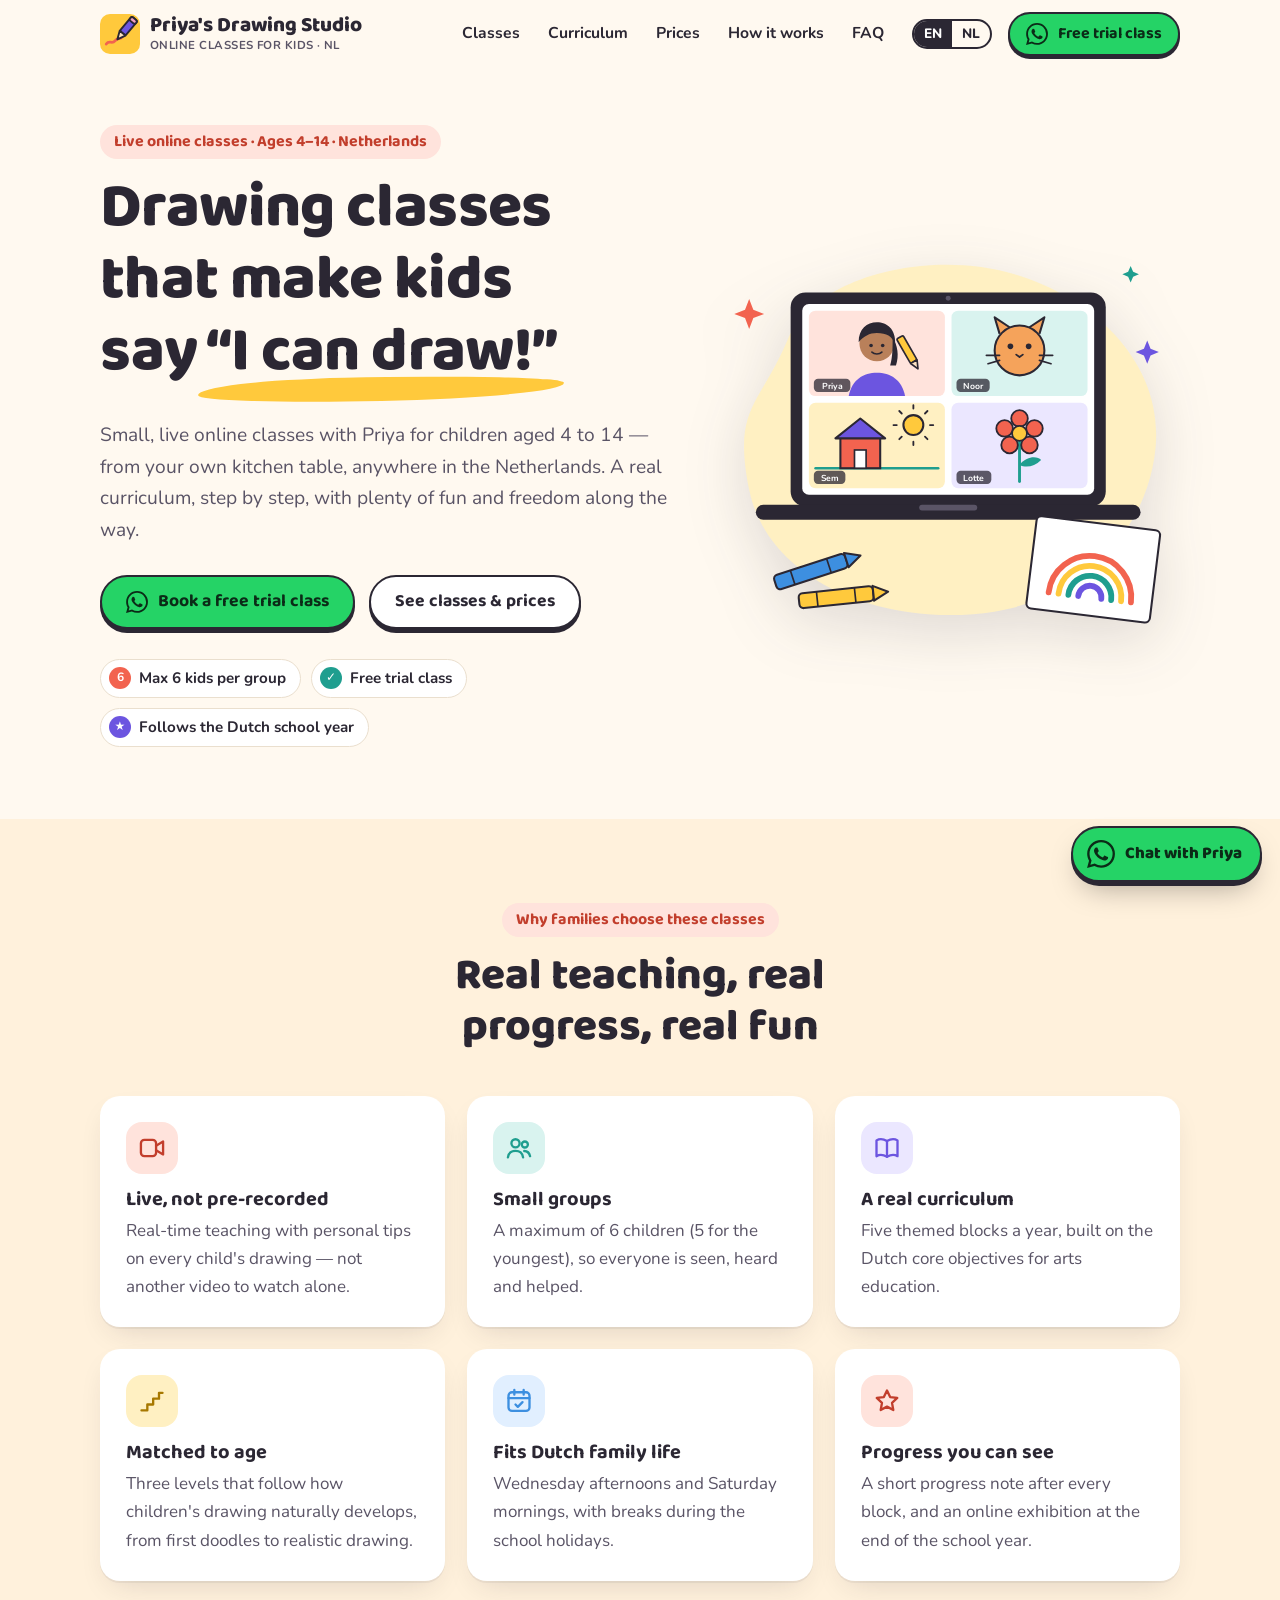
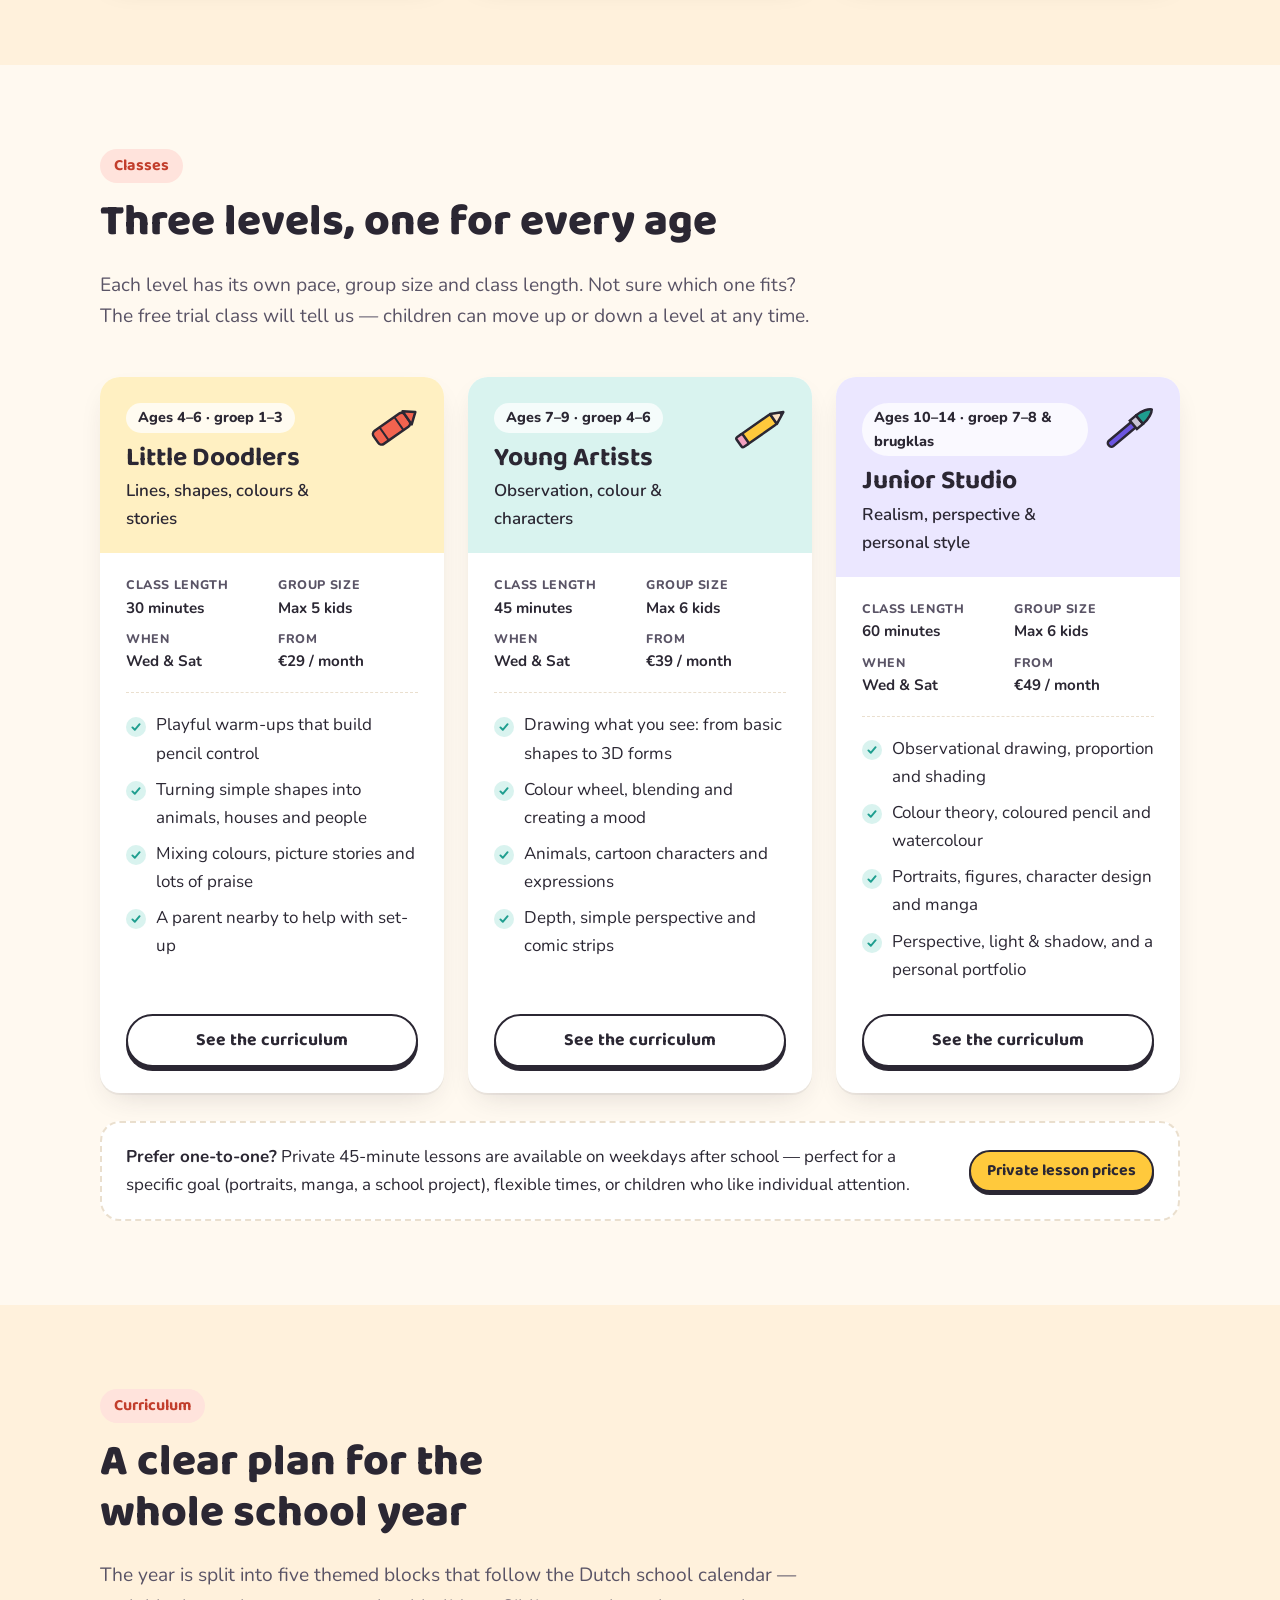
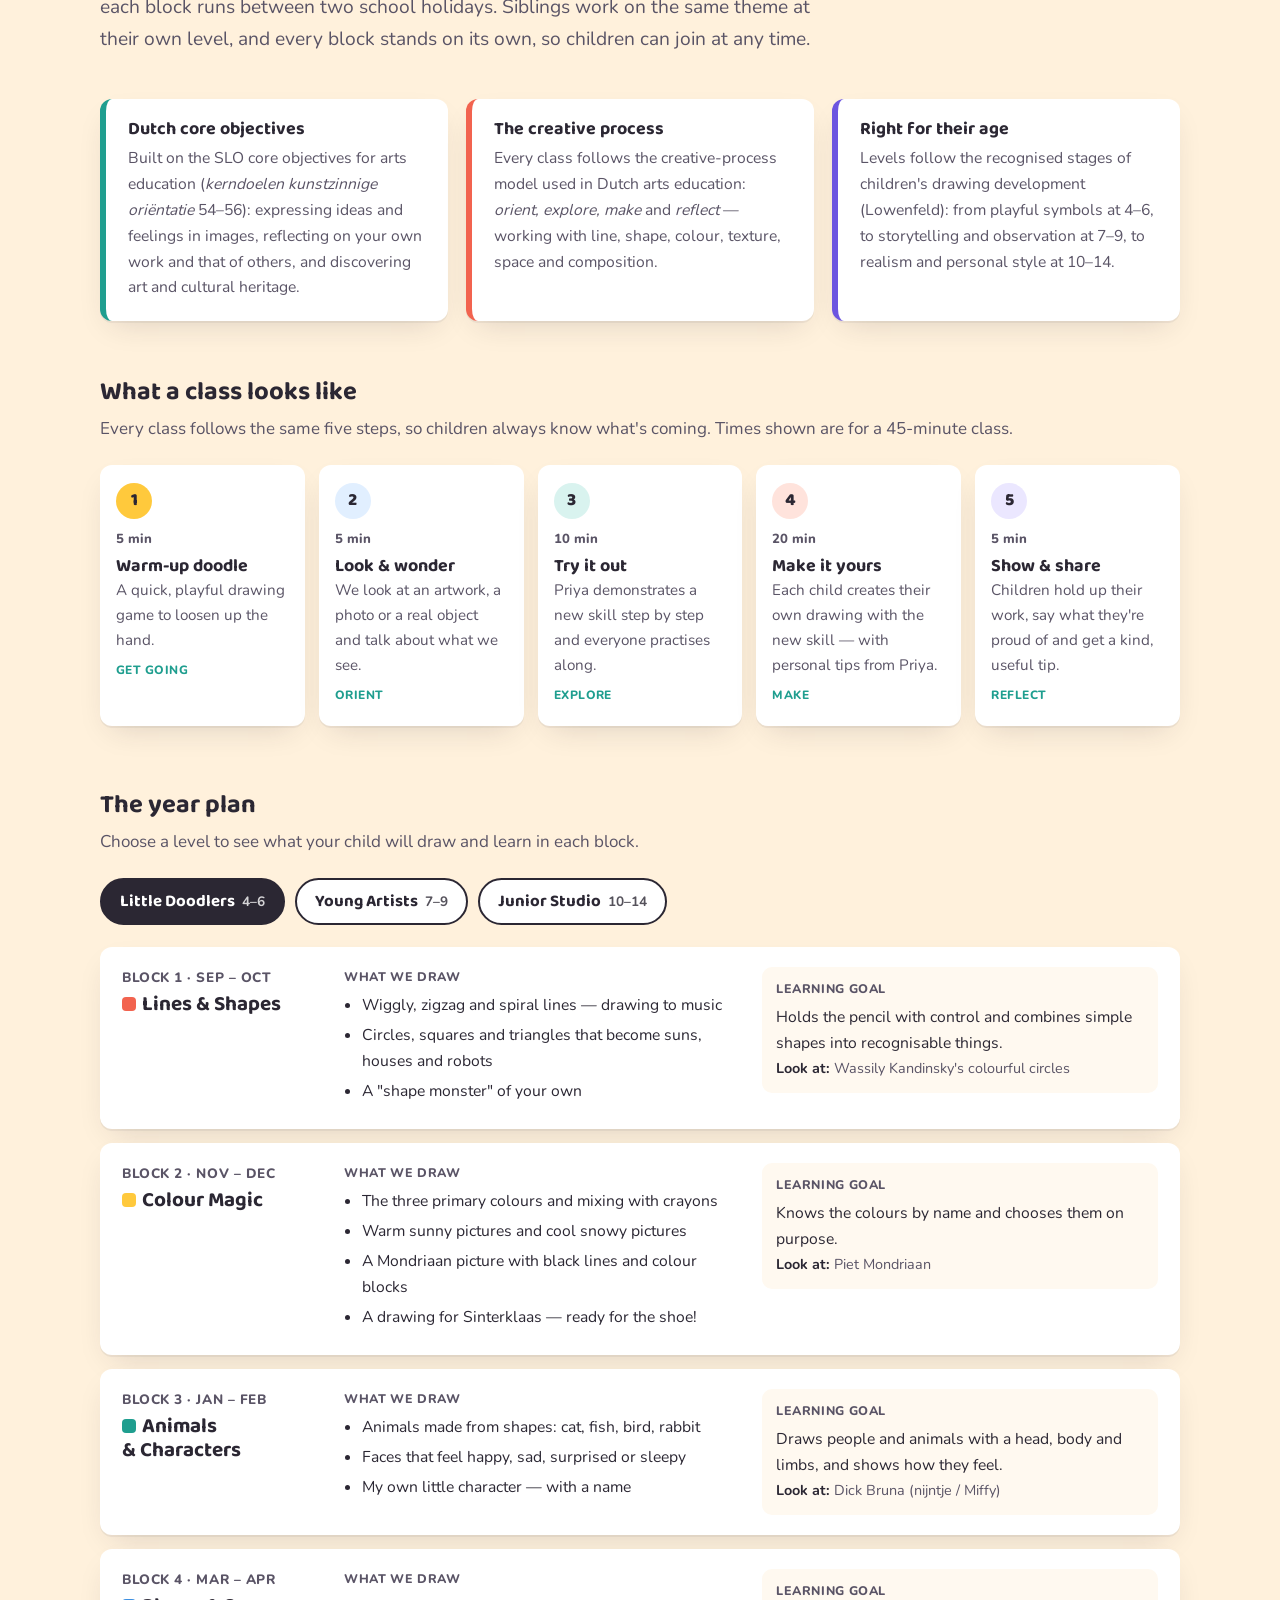
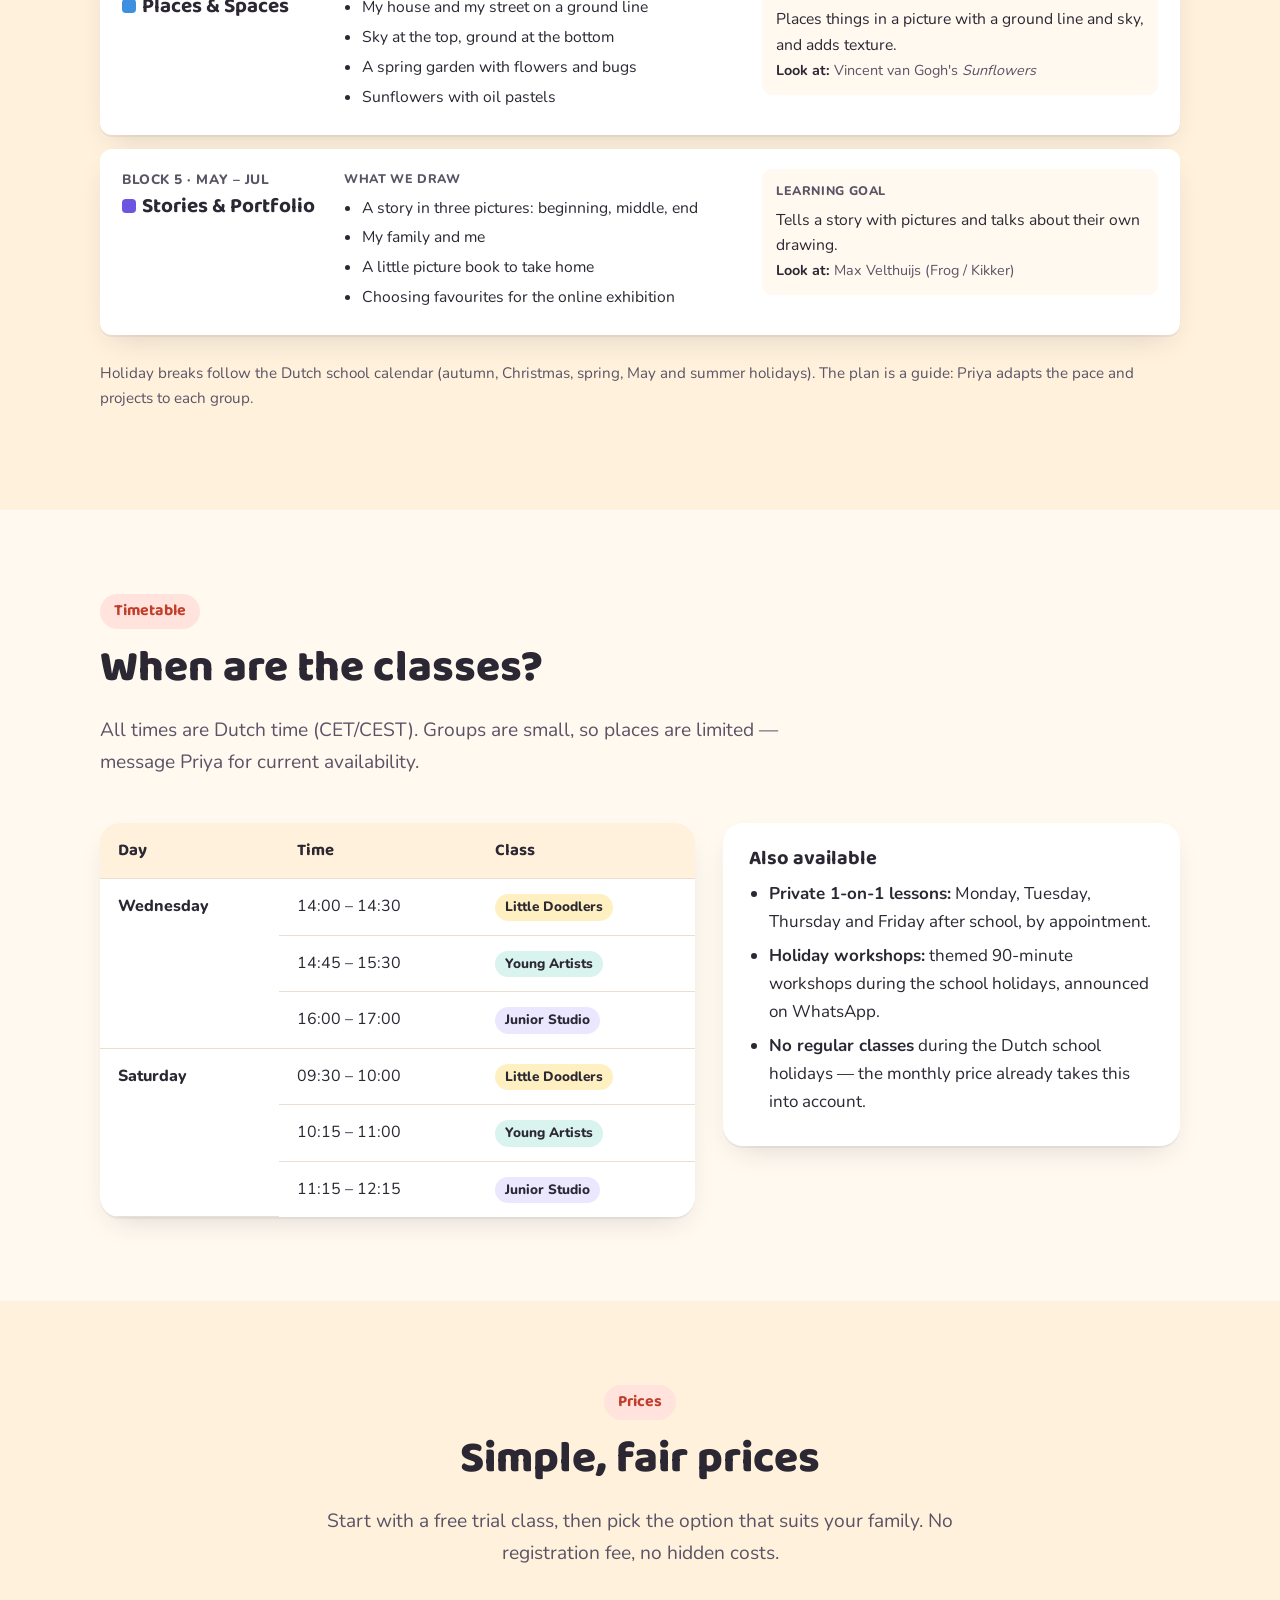
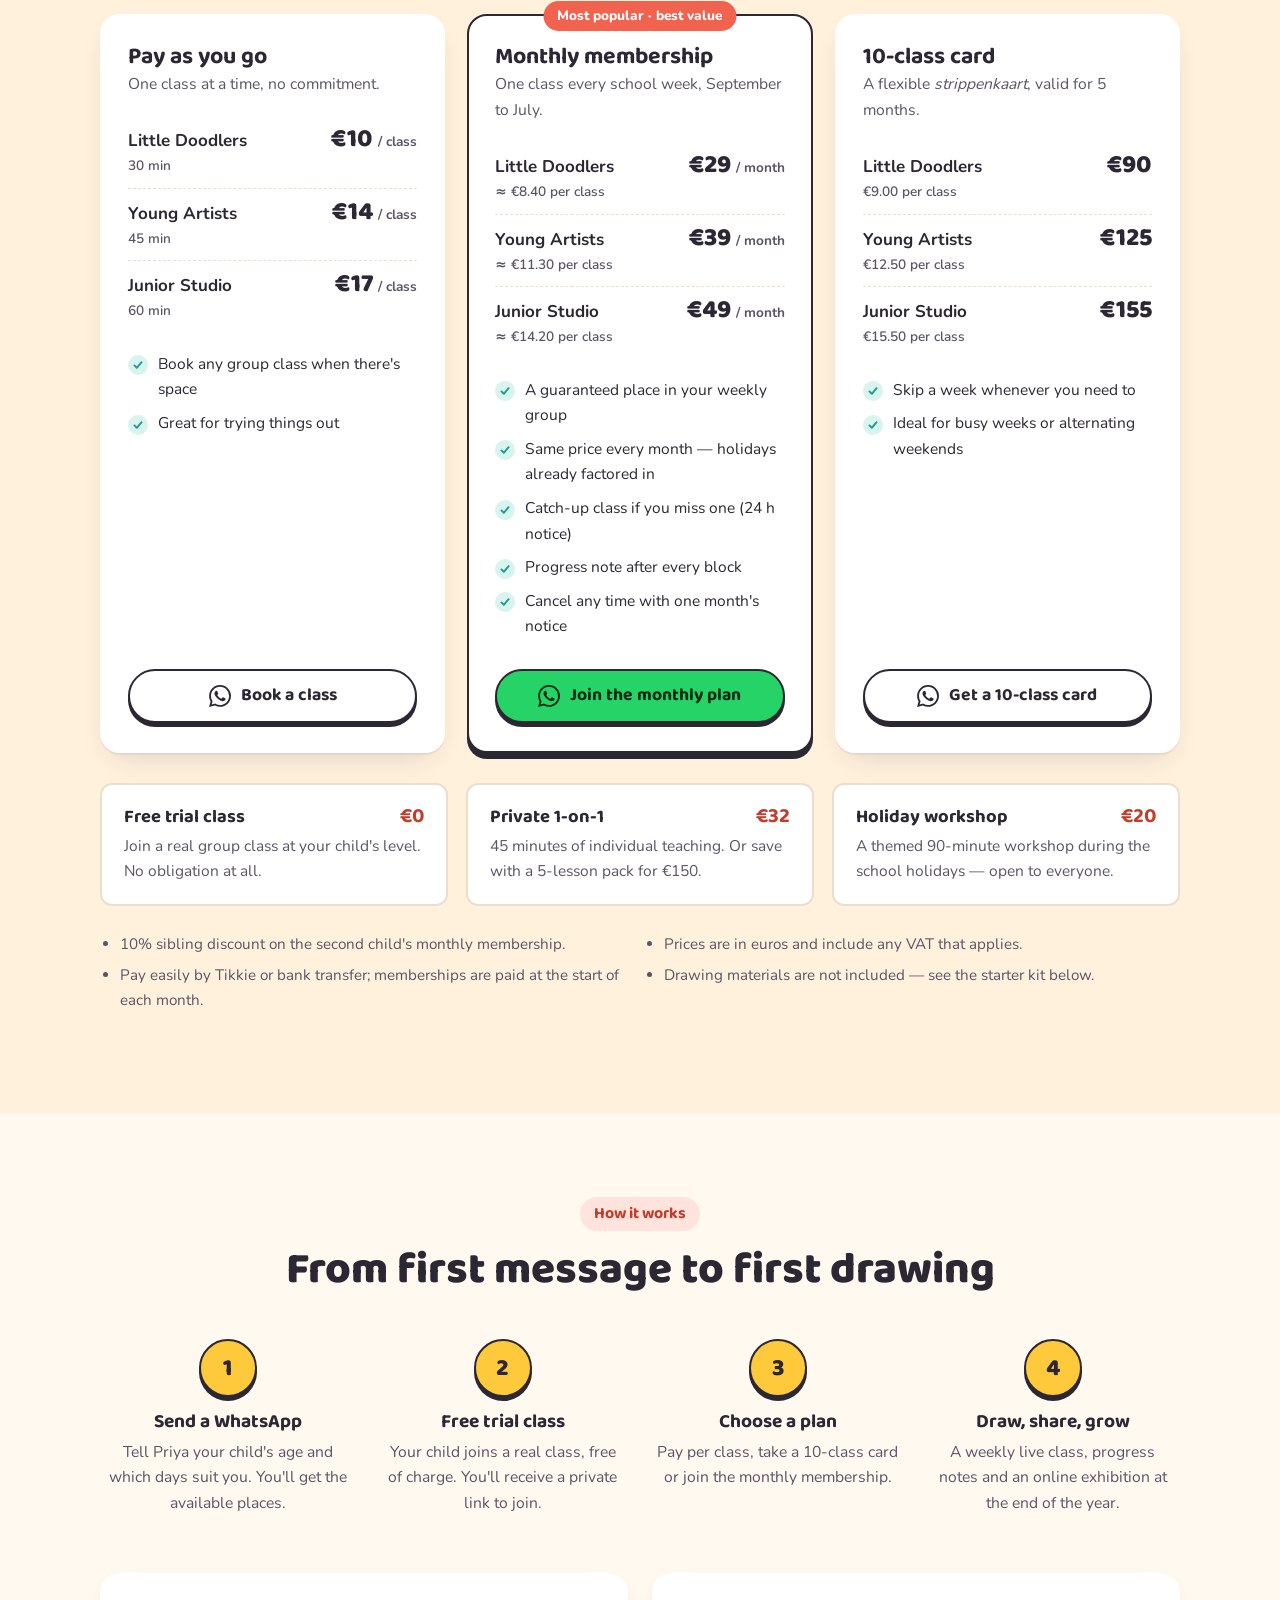
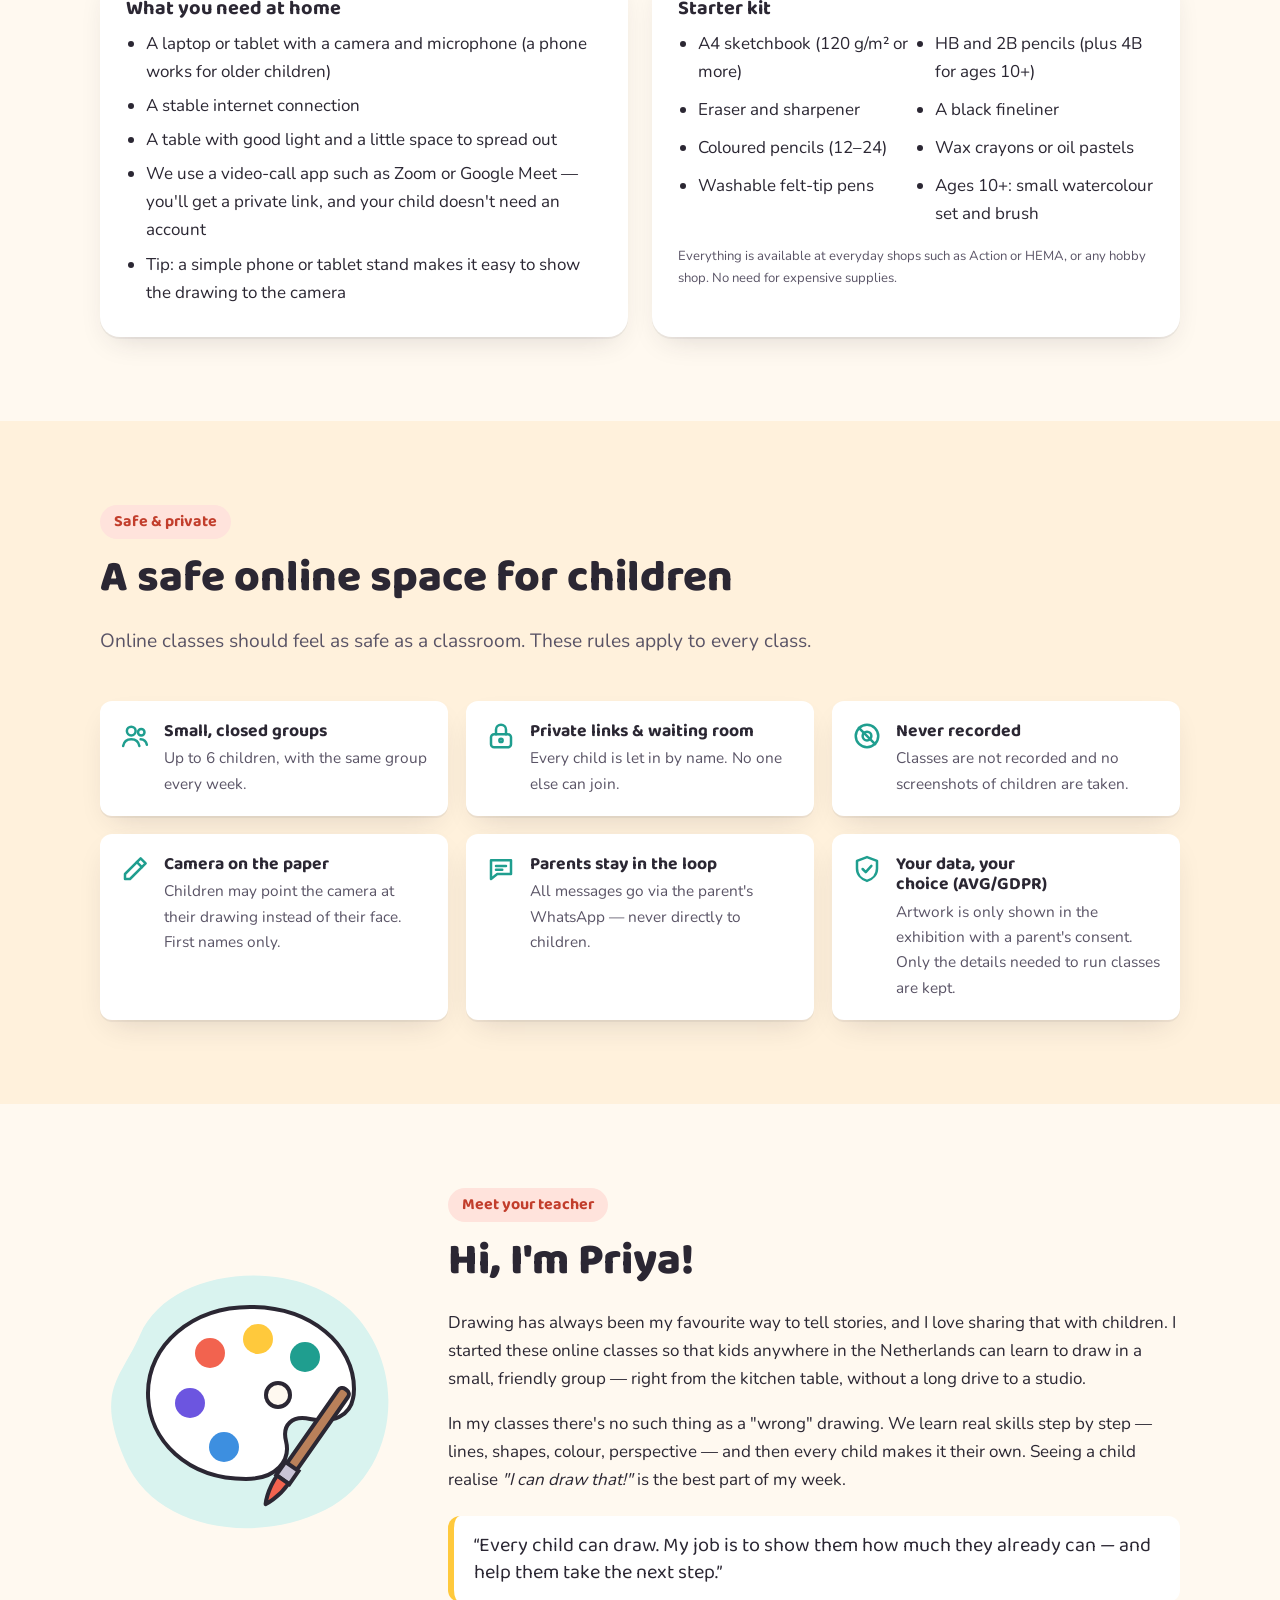
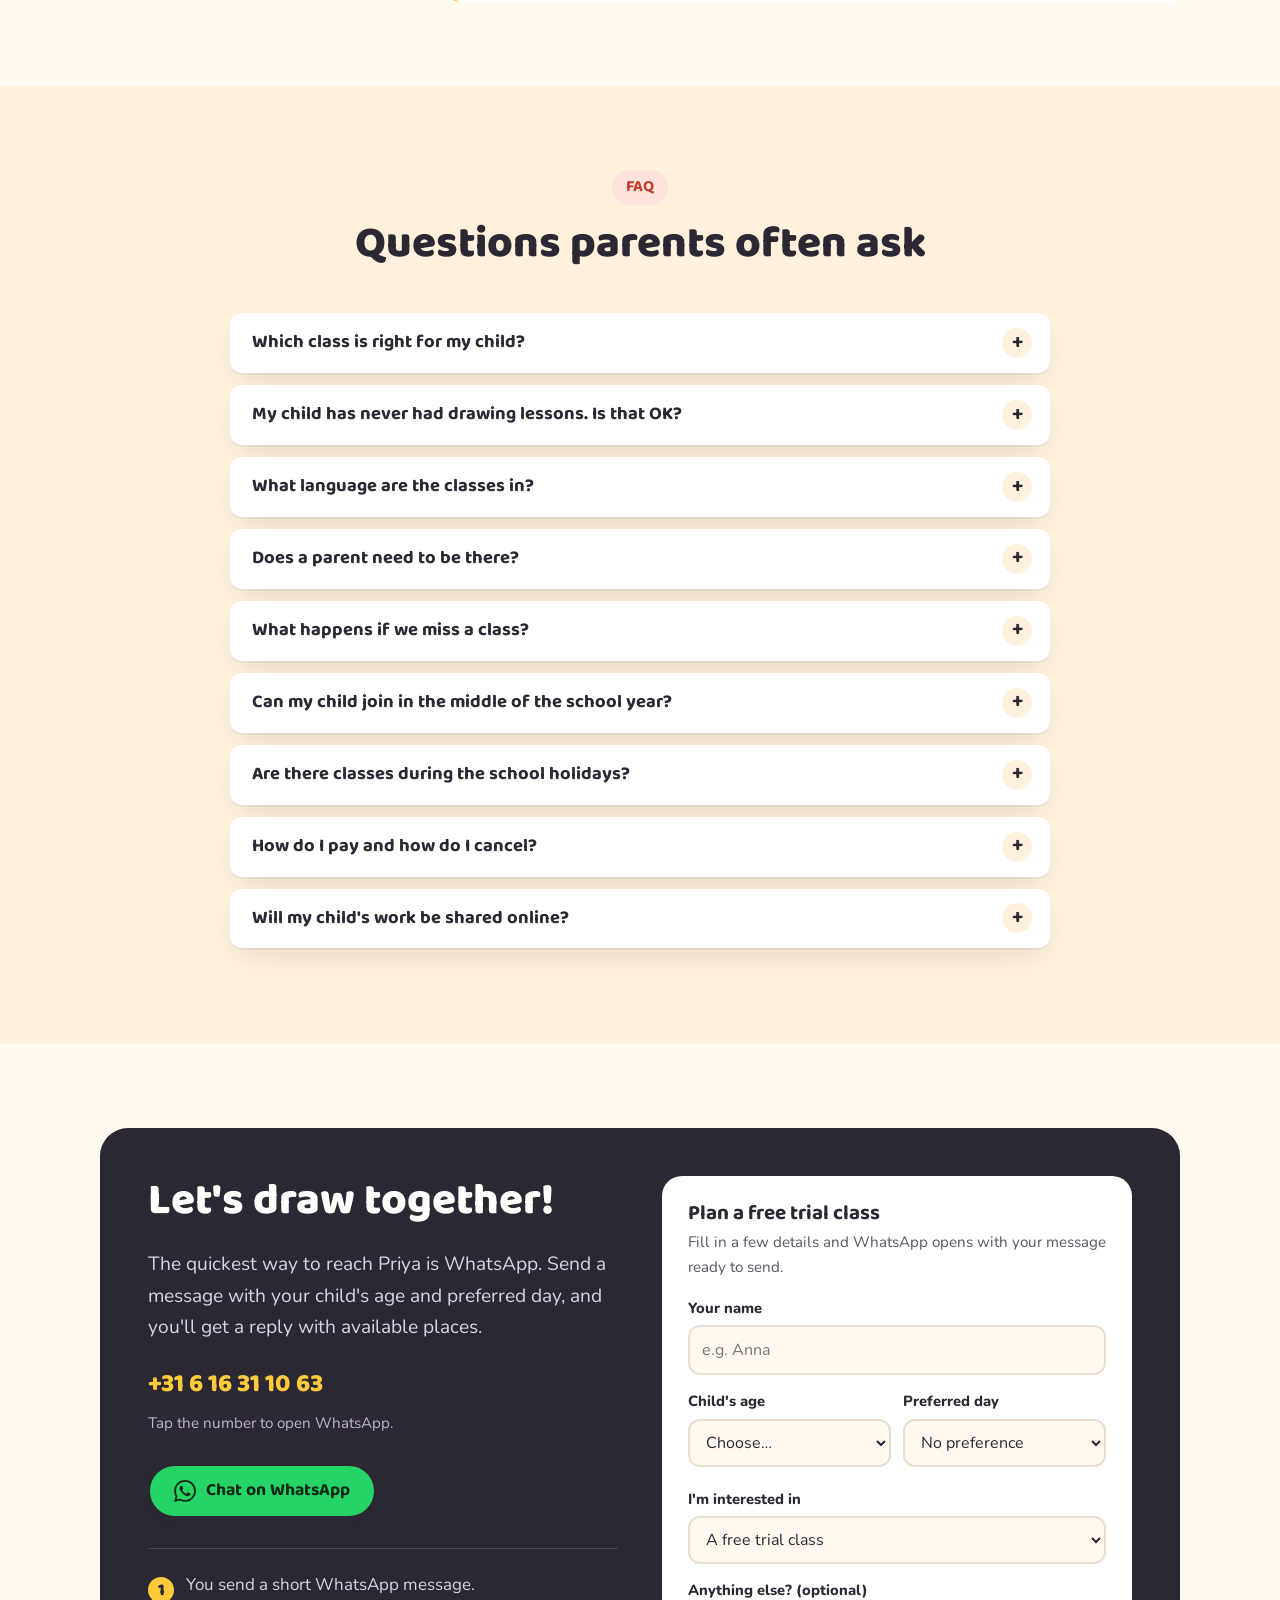
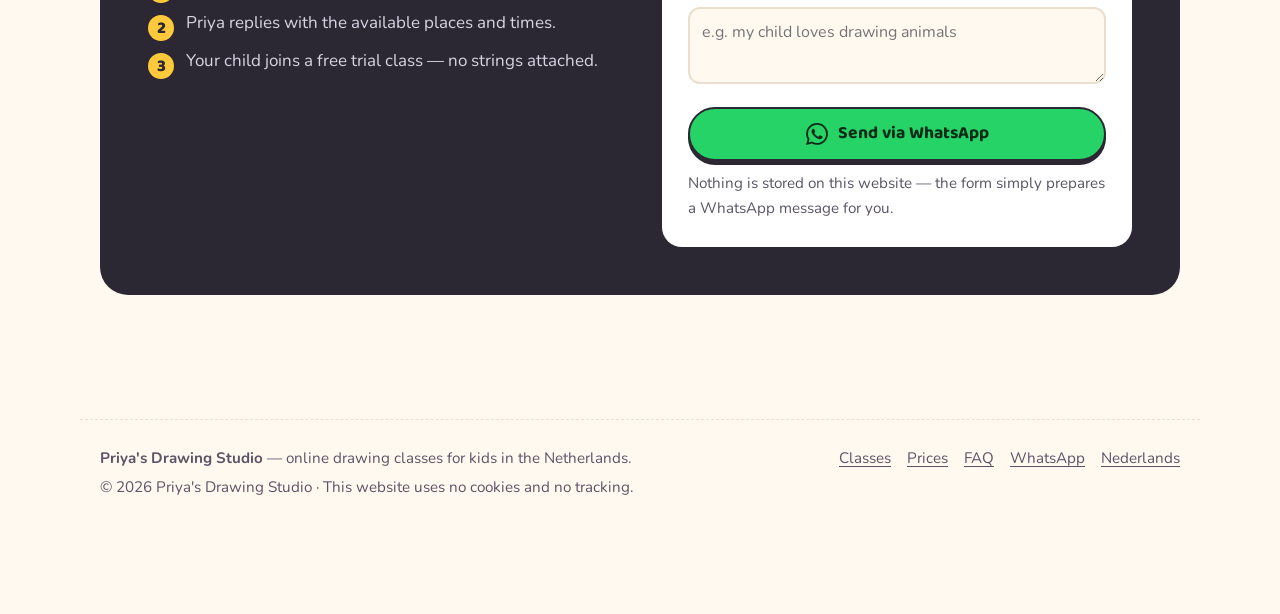
<file: index.html>
<!doctype html>
<html lang="en">
<head>
  <meta charset="utf-8">
  <meta name="viewport" content="width=device-width, initial-scale=1">
  <title>Online Drawing Classes for Kids in the Netherlands | Priya's Drawing Studio</title>
  <meta name="description" content="Live, small-group online drawing classes for children aged 4–14 anywhere in the Netherlands. A structured curriculum built on the Dutch arts core objectives, fair prices and a free trial class. Book via WhatsApp.">
  <link rel="canonical" href="https://priyagit-ar.github.io/Drawing/">
  <link rel="alternate" hreflang="en" href="https://priyagit-ar.github.io/Drawing/">
  <link rel="alternate" hreflang="nl" href="https://priyagit-ar.github.io/Drawing/nl/">
  <link rel="alternate" hreflang="x-default" href="https://priyagit-ar.github.io/Drawing/">
  <meta name="theme-color" content="#ffc93c">
  <link rel="icon" href="assets/img/favicon.svg" type="image/svg+xml">
  <link rel="apple-touch-icon" href="assets/img/apple-touch-icon.png">
  <link rel="preload" href="assets/fonts/baloo-2-latin-wght-normal.woff2" as="font" type="font/woff2" crossorigin>
  <link rel="preload" href="assets/fonts/nunito-latin-wght-normal.woff2" as="font" type="font/woff2" crossorigin>
  <link rel="stylesheet" href="assets/css/style.css">

  <meta property="og:type" content="website">
  <meta property="og:site_name" content="Priya's Drawing Studio">
  <meta property="og:title" content="Online drawing classes for kids | Priya's Drawing Studio">
  <meta property="og:description" content="Live small-group drawing classes for ages 4–14, anywhere in the Netherlands. Free trial class — book via WhatsApp.">
  <meta property="og:url" content="https://priyagit-ar.github.io/Drawing/">
  <meta property="og:image" content="https://priyagit-ar.github.io/Drawing/assets/img/og-image.png">
  <meta property="og:image:width" content="1200">
  <meta property="og:image:height" content="630">
  <meta property="og:image:alt" content="Priya's Drawing Studio — online drawing classes for kids aged 4 to 14">
  <meta property="og:locale" content="en_GB">
  <meta property="og:locale:alternate" content="nl_NL">
  <meta name="twitter:card" content="summary_large_image">

  <script type="application/ld+json">
  {
    "@context": "https://schema.org",
    "@type": "EducationalOrganization",
    "name": "Priya's Drawing Studio",
    "url": "https://priyagit-ar.github.io/Drawing/",
    "logo": "https://priyagit-ar.github.io/Drawing/assets/img/apple-touch-icon.png",
    "image": "https://priyagit-ar.github.io/Drawing/assets/img/og-image.png",
    "description": "Live, small-group online drawing classes for children aged 4–14 in the Netherlands.",
    "telephone": "+31616311063",
    "areaServed": { "@type": "Country", "name": "Netherlands" },
    "founder": { "@type": "Person", "name": "Priya" },
    "hasOfferCatalog": {
      "@type": "OfferCatalog",
      "name": "Online drawing classes for kids",
      "itemListElement": [
        { "@type": "Offer", "price": "10.00", "priceCurrency": "EUR",
          "itemOffered": { "@type": "Course", "name": "Little Doodlers (ages 4–6)", "description": "30-minute live online drawing class in a group of up to 5 children.", "provider": { "@type": "Organization", "name": "Priya's Drawing Studio" } } },
        { "@type": "Offer", "price": "14.00", "priceCurrency": "EUR",
          "itemOffered": { "@type": "Course", "name": "Young Artists (ages 7–9)", "description": "45-minute live online drawing class in a group of up to 6 children.", "provider": { "@type": "Organization", "name": "Priya's Drawing Studio" } } },
        { "@type": "Offer", "price": "17.00", "priceCurrency": "EUR",
          "itemOffered": { "@type": "Course", "name": "Junior Studio (ages 10–14)", "description": "60-minute live online drawing class in a group of up to 6 children.", "provider": { "@type": "Organization", "name": "Priya's Drawing Studio" } } }
      ]
    }
  }
  </script>
</head>
<body>

<!-- Reusable icons -->
<svg xmlns="http://www.w3.org/2000/svg" style="display:none" aria-hidden="true">
  <symbol id="i-wa" viewBox="0 0 24 24"><path fill="currentColor" d="M17.472 14.382c-.297-.149-1.758-.867-2.03-.967-.273-.099-.471-.148-.67.15-.197.297-.767.966-.94 1.164-.173.199-.347.223-.644.075-.297-.15-1.255-.463-2.39-1.475-.883-.788-1.48-1.761-1.653-2.059-.173-.297-.018-.458.13-.606.134-.133.298-.347.446-.52.149-.174.198-.298.298-.497.099-.198.05-.371-.025-.52-.075-.149-.669-1.612-.916-2.207-.242-.579-.487-.5-.669-.51-.173-.008-.371-.01-.57-.01-.198 0-.52.074-.792.372-.272.297-1.04 1.016-1.04 2.479 0 1.462 1.065 2.875 1.213 3.074.149.198 2.096 3.2 5.077 4.487.709.306 1.262.489 1.694.625.712.227 1.36.195 1.871.118.571-.085 1.758-.719 2.006-1.413.248-.694.248-1.289.173-1.413-.074-.124-.272-.198-.57-.347m-5.421 7.403h-.004a9.87 9.87 0 01-5.031-1.378l-.361-.214-3.741.982.998-3.648-.235-.374a9.86 9.86 0 01-1.51-5.26c.001-5.45 4.436-9.884 9.888-9.884 2.64 0 5.122 1.03 6.988 2.898a9.825 9.825 0 012.893 6.994c-.003 5.45-4.437 9.884-9.885 9.884m8.413-18.297A11.815 11.815 0 0012.05 0C5.495 0 .16 5.335.157 11.892c0 2.096.547 4.142 1.588 5.945L.057 24l6.305-1.654a11.882 11.882 0 005.683 1.448h.005c6.554 0 11.89-5.335 11.893-11.893a11.821 11.821 0 00-3.48-8.413Z"/></symbol>
  <symbol id="i-logo" viewBox="0 0 64 64"><rect width="64" height="64" rx="16" fill="#ffc93c"/><path d="M10 48c5-7 9 1 14-5s8-1 12-7" fill="none" stroke="#f2634f" stroke-width="4.5" stroke-linecap="round"/><g transform="rotate(40 40 26)"><rect x="34" y="2" width="12" height="30" rx="3" fill="#6c55e0" stroke="#2b2733" stroke-width="3"/><rect x="34" y="2" width="12" height="7" rx="3" fill="#f2a1c0" stroke="#2b2733" stroke-width="3"/><path d="M34 32 40 45 46 32Z" fill="#fde2c4" stroke="#2b2733" stroke-width="3" stroke-linejoin="round"/><path d="M38.2 41.2 40 45l1.8-3.8Z" fill="#2b2733"/></g></symbol>
  <symbol id="i-live" viewBox="0 0 24 24"><g fill="none" stroke="currentColor" stroke-width="2" stroke-linecap="round" stroke-linejoin="round"><rect x="2.5" y="5" width="13" height="14" rx="3"/><path d="m15.5 10 6-3.5v11l-6-3.5"/></g></symbol>
  <symbol id="i-group" viewBox="0 0 24 24"><g fill="none" stroke="currentColor" stroke-width="2" stroke-linecap="round" stroke-linejoin="round"><circle cx="9" cy="8" r="3.5"/><path d="M2.5 20c.6-3.6 3.2-5.5 6.5-5.5s5.9 1.9 6.5 5.5"/><circle cx="17" cy="9" r="2.6"/><path d="M16.5 14.6c2.6.1 4.4 1.7 5 4.4"/></g></symbol>
  <symbol id="i-book" viewBox="0 0 24 24"><g fill="none" stroke="currentColor" stroke-width="2" stroke-linecap="round" stroke-linejoin="round"><path d="M3 5.5C5.5 4 8.5 4 12 6c3.5-2 6.5-2 9-.5V19c-2.5-1.5-5.5-1.5-9 .5-3.5-2-6.5-2-9-.5Z"/><path d="M12 6v13.5"/></g></symbol>
  <symbol id="i-steps" viewBox="0 0 24 24"><g fill="none" stroke="currentColor" stroke-width="2" stroke-linecap="round" stroke-linejoin="round"><path d="M3 20h5v-5h5v-5h5V5h3"/></g></symbol>
  <symbol id="i-calendar" viewBox="0 0 24 24"><g fill="none" stroke="currentColor" stroke-width="2" stroke-linecap="round" stroke-linejoin="round"><rect x="3" y="4.5" width="18" height="16" rx="3"/><path d="M3 9.5h18M8 2.5v4M16 2.5v4"/><path d="m9 15 2 2 4-4"/></g></symbol>
  <symbol id="i-star" viewBox="0 0 24 24"><path fill="none" stroke="currentColor" stroke-width="2" stroke-linejoin="round" d="m12 3 2.7 5.6 6.1.8-4.5 4.2 1.1 6.1L12 16.8l-5.4 2.9 1.1-6.1-4.5-4.2 6.1-.8Z"/></symbol>
  <symbol id="i-shield" viewBox="0 0 24 24"><g fill="none" stroke="currentColor" stroke-width="2" stroke-linecap="round" stroke-linejoin="round"><path d="M12 2.5 4 5.5v6c0 5 3.4 8.6 8 10 4.6-1.4 8-5 8-10v-6Z"/><path d="m8.5 12 2.5 2.5 4.5-5"/></g></symbol>
  <symbol id="i-lock" viewBox="0 0 24 24"><g fill="none" stroke="currentColor" stroke-width="2" stroke-linecap="round" stroke-linejoin="round"><rect x="4" y="10.5" width="16" height="10.5" rx="2.5"/><path d="M8 10.5V7a4 4 0 0 1 8 0v3.5"/><circle cx="12" cy="15.5" r="1.3"/></g></symbol>
  <symbol id="i-norec" viewBox="0 0 24 24"><g fill="none" stroke="currentColor" stroke-width="2" stroke-linecap="round" stroke-linejoin="round"><circle cx="12" cy="12" r="9"/><circle cx="12" cy="12" r="3.5"/><path d="M5.5 5.5l13 13"/></g></symbol>
  <symbol id="i-pencil" viewBox="0 0 24 24"><g fill="none" stroke="currentColor" stroke-width="2" stroke-linecap="round" stroke-linejoin="round"><path d="M16.5 3.5 20.5 7.5 8 20H4v-4Z"/><path d="m13.5 6.5 4 4"/></g></symbol>
  <symbol id="i-chat" viewBox="0 0 24 24"><g fill="none" stroke="currentColor" stroke-width="2" stroke-linecap="round" stroke-linejoin="round"><path d="M4 5h16v11H9l-5 4Z"/><path d="M8 9.5h8M8 12.5h5"/></g></symbol>
  <symbol id="i-heart" viewBox="0 0 24 24"><path fill="none" stroke="currentColor" stroke-width="2" stroke-linejoin="round" d="M12 20.5S3 15 3 8.8A4.6 4.6 0 0 1 12 6.6a4.6 4.6 0 0 1 9 2.2C21 15 12 20.5 12 20.5Z"/></symbol>
  <symbol id="i-menu" viewBox="0 0 24 24"><path fill="none" stroke="currentColor" stroke-width="2.4" stroke-linecap="round" d="M4 7h16M4 12h16M4 17h16"/></symbol>
</svg>

<a class="skip-link" href="#main">Skip to content</a>

<header class="site-header">
  <div class="wrap header-inner">
    <a class="brand" href="#top" aria-label="Priya's Drawing Studio — home">
      <svg aria-hidden="true"><use href="#i-logo"/></svg>
      <span>Priya's Drawing Studio<small>Online classes for kids · NL</small></span>
    </a>
    <nav class="main-nav" id="main-nav" aria-label="Main">
      <ul>
        <li><a href="#classes">Classes</a></li>
        <li><a href="#curriculum">Curriculum</a></li>
        <li><a href="#prices">Prices</a></li>
        <li><a href="#how-it-works">How it works</a></li>
        <li><a href="#faq">FAQ</a></li>
        <li class="nav-contact"><a href="#contact">Contact</a></li>
        <li class="nav-lang"><a href="nl/" lang="nl" hreflang="nl">Nederlands</a></li>
      </ul>
    </nav>
    <div class="lang-switch" aria-label="Language">
      <span aria-current="true" lang="en">EN</span>
      <a href="nl/" lang="nl" hreflang="nl" title="Nederlands">NL</a>
    </div>
    <a class="btn btn-whatsapp btn-sm header-cta" href="https://wa.me/31616311063?text=Hi%20Priya!%20I'd%20like%20to%20book%20a%20free%20trial%20drawing%20class%20for%20my%20child." target="_blank" rel="noopener">
      <svg aria-hidden="true"><use href="#i-wa"/></svg>
      <span>Free trial<span class="label-long"> class</span></span>
    </a>
    <button class="nav-toggle" type="button" aria-controls="main-nav" aria-expanded="false">
      <svg aria-hidden="true"><use href="#i-menu"/></svg>
      <span class="visually-hidden">Menu</span>
    </button>
  </div>
</header>

<main id="main">

  <!-- ============ HERO ============ -->
  <section class="hero" id="top">
    <div class="wrap hero-grid">
      <div>
        <span class="eyebrow">Live online classes · Ages 4–14 · Netherlands</span>
        <h1>Drawing classes that make kids say <span class="scribble">“I can draw!”</span></h1>
        <p class="lead">Small, live online classes with Priya for children aged 4 to 14 — from your own kitchen table, anywhere in the Netherlands. A real curriculum, step by step, with plenty of fun and freedom along the way.</p>
        <div class="hero-actions">
          <a class="btn btn-whatsapp" href="https://wa.me/31616311063?text=Hi%20Priya!%20I'd%20like%20to%20book%20a%20free%20trial%20drawing%20class%20for%20my%20child." target="_blank" rel="noopener">
            <svg aria-hidden="true"><use href="#i-wa"/></svg>
            Book a free trial class
          </a>
          <a class="btn btn-light" href="#classes">See classes &amp; prices</a>
        </div>
        <ul class="hero-facts">
          <li><span class="dot" style="background:#f2634f">6</span>Max 6 kids per group</li>
          <li><span class="dot" style="background:#1f9e8f">✓</span>Free trial class</li>
          <li><span class="dot" style="background:#6c55e0">★</span>Follows the Dutch school year</li>
        </ul>
      </div>

      <div class="hero-art">
        <svg viewBox="0 0 560 470" role="img" aria-labelledby="hero-art-title">
          <title id="hero-art-title">Illustration: a laptop showing an online drawing class with Priya and three children, each with their drawing</title>
          <path d="M86 120C120 40 260 10 360 40s180 110 170 210-90 190-220 200S60 400 40 300 52 200 86 120Z" fill="#fff0c2"/>
          <!-- laptop -->
          <rect x="90" y="62" width="380" height="258" rx="18" fill="#2b2733"/>
          <rect x="104" y="76" width="352" height="230" rx="8" fill="#fff"/>
          <circle cx="280" cy="69" r="3" fill="#5a5466"/>
          <rect x="48" y="318" width="464" height="18" rx="9" fill="#2b2733"/>
          <rect x="245" y="318" width="70" height="7" rx="3.5" fill="#5a5466"/>
          <!-- tile 1: Priya -->
          <rect x="112" y="84" width="164" height="103" rx="8" fill="#ffe3dc"/>
          <circle cx="194" cy="124" r="21" fill="#b9805a"/>
          <path d="M172 122c0-16 10-24 22-24s23 8 22 26c-4-9-10-13-22-13-9 0-16 4-22 11Z" fill="#2b2733"/>
          <path d="M213 116c6 10 8 22 4 34h-7c3-10 3-22 3-34Z" fill="#2b2733"/>
          <path d="M160 187c4-20 18-28 34-28s30 8 34 28Z" fill="#6c55e0"/>
          <circle cx="187" cy="126" r="2.2" fill="#2b2733"/><circle cx="201" cy="126" r="2.2" fill="#2b2733"/>
          <path d="M188 134c3 3 9 3 12 0" fill="none" stroke="#2b2733" stroke-width="2" stroke-linecap="round"/>
          <g transform="rotate(-30 236 140)"><rect x="231" y="112" width="9" height="34" rx="2" fill="#ffc93c" stroke="#2b2733" stroke-width="2"/><path d="M231 146l4.5 10 4.5-10Z" fill="#fde2c4" stroke="#2b2733" stroke-width="2" stroke-linejoin="round"/></g>
          <rect x="118" y="166" width="44" height="16" rx="5" fill="#2b2733" opacity=".75"/>
          <text x="140" y="178" text-anchor="middle" font-family="Nunito, sans-serif" font-size="10.5" font-weight="700" fill="#fff">Priya</text>
          <!-- tile 2: cat drawing -->
          <rect x="284" y="84" width="164" height="103" rx="8" fill="#d9f3ef"/>
          <path d="M342 112l-6-20 18 12M390 112l6-20-18 12" fill="#f5a35b" stroke="#2b2733" stroke-width="2.5" stroke-linejoin="round"/>
          <circle cx="366" cy="132" r="30" fill="#f5a35b" stroke="#2b2733" stroke-width="2.5"/>
          <circle cx="355" cy="127" r="3.4" fill="#2b2733"/><circle cx="377" cy="127" r="3.4" fill="#2b2733"/>
          <path d="M362 137l4 3 4-3" fill="none" stroke="#2b2733" stroke-width="2.2" stroke-linecap="round" stroke-linejoin="round"/>
          <path d="M342 138h-16M342 144l-14 4M390 138h16M390 144l14 4" stroke="#2b2733" stroke-width="2" stroke-linecap="round"/>
          <rect x="290" y="166" width="40" height="16" rx="5" fill="#2b2733" opacity=".75"/>
          <text x="310" y="178" text-anchor="middle" font-family="Nunito, sans-serif" font-size="10.5" font-weight="700" fill="#fff">Noor</text>
          <!-- tile 3: house and sun -->
          <rect x="112" y="195" width="164" height="103" rx="8" fill="#fff0c2"/>
          <path d="M120 274h148" stroke="#1f9e8f" stroke-width="3" stroke-linecap="round"/>
          <rect x="150" y="236" width="48" height="38" fill="#f2634f" stroke="#2b2733" stroke-width="2.5"/>
          <path d="M144 238l30-24 30 24Z" fill="#6c55e0" stroke="#2b2733" stroke-width="2.5" stroke-linejoin="round"/>
          <rect x="167" y="252" width="14" height="22" fill="#fff" stroke="#2b2733" stroke-width="2"/>
          <circle cx="238" cy="222" r="12" fill="#ffc93c" stroke="#2b2733" stroke-width="2.5"/>
          <path d="M238 202v-4M238 246v-4M218 222h-4M262 222h-4M224 208l-3-3M255 239l-3-3M252 208l3-3M221 239l3-3" stroke="#2b2733" stroke-width="2.2" stroke-linecap="round"/>
          <rect x="118" y="277" width="38" height="16" rx="5" fill="#2b2733" opacity=".75"/>
          <text x="137" y="289" text-anchor="middle" font-family="Nunito, sans-serif" font-size="10.5" font-weight="700" fill="#fff">Sem</text>
          <!-- tile 4: flower -->
          <rect x="284" y="195" width="164" height="103" rx="8" fill="#ebe7ff"/>
          <path d="M366 290v-50" stroke="#1f9e8f" stroke-width="3.5" stroke-linecap="round"/>
          <path d="M366 270c10-12 22-10 26-6-8 8-18 10-26 6Z" fill="#1f9e8f"/>
          <g fill="#f2634f" stroke="#2b2733" stroke-width="2.2">
            <circle cx="366" cy="214" r="10"/><circle cx="384" cy="226" r="10"/><circle cx="378" cy="246" r="10"/><circle cx="354" cy="246" r="10"/><circle cx="348" cy="226" r="10"/>
          </g>
          <circle cx="366" cy="232" r="9" fill="#ffc93c" stroke="#2b2733" stroke-width="2.2"/>
          <rect x="290" y="277" width="42" height="16" rx="5" fill="#2b2733" opacity=".75"/>
          <text x="311" y="289" text-anchor="middle" font-family="Nunito, sans-serif" font-size="10.5" font-weight="700" fill="#fff">Lotte</text>
          <!-- sketch paper in front -->
          <g transform="rotate(7 455 395)">
            <rect x="380" y="340" width="150" height="112" rx="6" fill="#fff" stroke="#2b2733" stroke-width="2.5"/>
            <path d="M405 430a50 50 0 0 1 100 0" fill="none" stroke="#f2634f" stroke-width="7" stroke-linecap="round"/>
            <path d="M417 430a38 38 0 0 1 76 0" fill="none" stroke="#ffc93c" stroke-width="7" stroke-linecap="round"/>
            <path d="M429 430a26 26 0 0 1 52 0" fill="none" stroke="#1f9e8f" stroke-width="7" stroke-linecap="round"/>
            <path d="M441 430a14 14 0 0 1 28 0" fill="none" stroke="#6c55e0" stroke-width="7" stroke-linecap="round"/>
          </g>
          <!-- crayons -->
          <g transform="rotate(-18 120 400)">
            <rect x="70" y="388" width="90" height="18" rx="5" fill="#3d8fe0" stroke="#2b2733" stroke-width="2.5"/>
            <path d="M160 388l18 9-18 9Z" fill="#3d8fe0" stroke="#2b2733" stroke-width="2.5" stroke-linejoin="round"/>
            <path d="M92 388v18M138 388v18" stroke="#2b2733" stroke-width="2"/>
          </g>
          <g transform="rotate(-6 150 430)">
            <rect x="100" y="420" width="90" height="18" rx="5" fill="#ffc93c" stroke="#2b2733" stroke-width="2.5"/>
            <path d="M190 420l18 9-18 9Z" fill="#ffc93c" stroke="#2b2733" stroke-width="2.5" stroke-linejoin="round"/>
            <path d="M122 420v18M168 420v18" stroke="#2b2733" stroke-width="2"/>
          </g>
          <!-- sparkles -->
          <g class="wobble" fill="#f2634f"><path d="M40 70l5 13 13 5-13 5-5 13-5-13-13-5 13-5Z"/></g>
          <g class="wobble" fill="#6c55e0"><path d="M520 120l4 10 10 4-10 4-4 10-4-10-10-4 10-4Z"/></g>
          <g class="wobble" fill="#1f9e8f"><path d="M500 30l3 7 7 3-7 3-3 7-3-7-7-3 7-3Z"/></g>
        </svg>
      </div>
    </div>
  </section>

  <!-- ============ WHY ============ -->
  <section class="section-tint" aria-labelledby="why-title">
    <div class="wrap">
      <div class="section-head center">
        <span class="eyebrow">Why families choose these classes</span>
        <h2 id="why-title">Real teaching, real progress, real fun</h2>
      </div>
      <div class="features">
        <div class="feature">
          <div class="icon" style="background:#ffe3dc;color:#c23e2c"><svg aria-hidden="true"><use href="#i-live"/></svg></div>
          <h3>Live, not pre-recorded</h3>
          <p>Real-time teaching with personal tips on every child's drawing — not another video to watch alone.</p>
        </div>
        <div class="feature">
          <div class="icon" style="background:#d9f3ef;color:#1f9e8f"><svg aria-hidden="true"><use href="#i-group"/></svg></div>
          <h3>Small groups</h3>
          <p>A maximum of 6 children (5 for the youngest), so everyone is seen, heard and helped.</p>
        </div>
        <div class="feature">
          <div class="icon" style="background:#ebe7ff;color:#6c55e0"><svg aria-hidden="true"><use href="#i-book"/></svg></div>
          <h3>A real curriculum</h3>
          <p>Five themed blocks a year, built on the Dutch core objectives for arts education.</p>
        </div>
        <div class="feature">
          <div class="icon" style="background:#fff0c2;color:#a77800"><svg aria-hidden="true"><use href="#i-steps"/></svg></div>
          <h3>Matched to age</h3>
          <p>Three levels that follow how children's drawing naturally develops, from first doodles to realistic drawing.</p>
        </div>
        <div class="feature">
          <div class="icon" style="background:#e1efff;color:#3d8fe0"><svg aria-hidden="true"><use href="#i-calendar"/></svg></div>
          <h3>Fits Dutch family life</h3>
          <p>Wednesday afternoons and Saturday mornings, with breaks during the school holidays.</p>
        </div>
        <div class="feature">
          <div class="icon" style="background:#ffe3dc;color:#c23e2c"><svg aria-hidden="true"><use href="#i-star"/></svg></div>
          <h3>Progress you can see</h3>
          <p>A short progress note after every block, and an online exhibition at the end of the school year.</p>
        </div>
      </div>
    </div>
  </section>

  <!-- ============ CLASSES ============ -->
  <section id="classes" aria-labelledby="classes-title">
    <div class="wrap">
      <div class="section-head">
        <span class="eyebrow">Classes</span>
        <h2 id="classes-title">Three levels, one for every age</h2>
        <p class="lead">Each level has its own pace, group size and class length. Not sure which one fits? The free trial class will tell us — children can move up or down a level at any time.</p>
      </div>

      <div class="levels">
        <article class="level level-1">
          <div class="level-top">
            <span class="age">Ages 4–6 · groep 1–3</span>
            <h3>Little Doodlers</h3>
            <p>Lines, shapes, colours &amp; stories</p>
            <svg viewBox="0 0 64 64" aria-hidden="true"><g transform="rotate(-35 32 32)"><rect x="10" y="24" width="38" height="16" rx="4" fill="#f2634f" stroke="#2b2733" stroke-width="2.5"/><path d="M48 24l10 8-10 8Z" fill="#f2634f" stroke="#2b2733" stroke-width="2.5" stroke-linejoin="round"/><path d="M20 24v16M38 24v16" stroke="#2b2733" stroke-width="2"/></g></svg>
          </div>
          <div class="level-body">
            <dl class="level-meta">
              <div><dt>Class length</dt><dd>30 minutes</dd></div>
              <div><dt>Group size</dt><dd>Max 5 kids</dd></div>
              <div><dt>When</dt><dd>Wed &amp; Sat</dd></div>
              <div><dt>From</dt><dd>€29 / month</dd></div>
            </dl>
            <ul class="check-list">
              <li>Playful warm-ups that build pencil control</li>
              <li>Turning simple shapes into animals, houses and people</li>
              <li>Mixing colours, picture stories and lots of praise</li>
              <li>A parent nearby to help with set-up</li>
            </ul>
            <a class="btn btn-light btn-block" href="#curriculum" data-open-tab="tab-1">See the curriculum</a>
          </div>
        </article>

        <article class="level level-2">
          <div class="level-top">
            <span class="age">Ages 7–9 · groep 4–6</span>
            <h3>Young Artists</h3>
            <p>Observation, colour &amp; characters</p>
            <svg viewBox="0 0 64 64" aria-hidden="true"><g transform="rotate(-35 32 32)"><rect x="8" y="26" width="38" height="12" rx="2" fill="#ffc93c" stroke="#2b2733" stroke-width="2.5"/><path d="M46 26l12 6-12 6Z" fill="#fde2c4" stroke="#2b2733" stroke-width="2.5" stroke-linejoin="round"/><path d="M54 30l4 2-4 2Z" fill="#2b2733"/><rect x="4" y="26" width="8" height="12" rx="2" fill="#f2a1c0" stroke="#2b2733" stroke-width="2.5"/></g></svg>
          </div>
          <div class="level-body">
            <dl class="level-meta">
              <div><dt>Class length</dt><dd>45 minutes</dd></div>
              <div><dt>Group size</dt><dd>Max 6 kids</dd></div>
              <div><dt>When</dt><dd>Wed &amp; Sat</dd></div>
              <div><dt>From</dt><dd>€39 / month</dd></div>
            </dl>
            <ul class="check-list">
              <li>Drawing what you see: from basic shapes to 3D forms</li>
              <li>Colour wheel, blending and creating a mood</li>
              <li>Animals, cartoon characters and expressions</li>
              <li>Depth, simple perspective and comic strips</li>
            </ul>
            <a class="btn btn-light btn-block" href="#curriculum" data-open-tab="tab-2">See the curriculum</a>
          </div>
        </article>

        <article class="level level-3">
          <div class="level-top">
            <span class="age">Ages 10–14 · groep 7–8 &amp; brugklas</span>
            <h3>Junior Studio</h3>
            <p>Realism, perspective &amp; personal style</p>
            <svg viewBox="0 0 64 64" aria-hidden="true"><g transform="rotate(-40 32 32)"><rect x="4" y="29" width="34" height="7" rx="3" fill="#6c55e0" stroke="#2b2733" stroke-width="2.5"/><rect x="36" y="27" width="8" height="11" fill="#c9c3d6" stroke="#2b2733" stroke-width="2.5"/><path d="M44 27c8 0 14 3 16 5.5-2 2.5-8 5.5-16 5.5Z" fill="#1f9e8f" stroke="#2b2733" stroke-width="2.5" stroke-linejoin="round"/></g></svg>
          </div>
          <div class="level-body">
            <dl class="level-meta">
              <div><dt>Class length</dt><dd>60 minutes</dd></div>
              <div><dt>Group size</dt><dd>Max 6 kids</dd></div>
              <div><dt>When</dt><dd>Wed &amp; Sat</dd></div>
              <div><dt>From</dt><dd>€49 / month</dd></div>
            </dl>
            <ul class="check-list">
              <li>Observational drawing, proportion and shading</li>
              <li>Colour theory, coloured pencil and watercolour</li>
              <li>Portraits, figures, character design and manga</li>
              <li>Perspective, light &amp; shadow, and a personal portfolio</li>
            </ul>
            <a class="btn btn-light btn-block" href="#curriculum" data-open-tab="tab-3">See the curriculum</a>
          </div>
        </article>
      </div>

      <div class="private-note">
        <p><strong>Prefer one-to-one?</strong> Private 45-minute lessons are available on weekdays after school — perfect for a specific goal (portraits, manga, a school project), flexible times, or children who like individual attention.</p>
        <a class="btn btn-sun btn-sm" href="#prices">Private lesson prices</a>
      </div>
    </div>
  </section>

  <!-- ============ CURRICULUM ============ -->
  <section id="curriculum" class="section-tint" aria-labelledby="curriculum-title">
    <div class="wrap">
      <div class="section-head">
        <span class="eyebrow">Curriculum</span>
        <h2 id="curriculum-title">A clear plan for the whole school year</h2>
        <p class="lead">The year is split into five themed blocks that follow the Dutch school calendar — each block runs between two school holidays. Siblings work on the same theme at their own level, and every block stands on its own, so children can join at any time.</p>
      </div>

      <div class="standards">
        <div class="standard">
          <h3>Dutch core objectives</h3>
          <p>Built on the SLO core objectives for arts education (<em>kerndoelen kunstzinnige oriëntatie</em> 54–56): expressing ideas and feelings in images, reflecting on your own work and that of others, and discovering art and cultural heritage.</p>
        </div>
        <div class="standard">
          <h3>The creative process</h3>
          <p>Every class follows the creative-process model used in Dutch arts education: <em>orient, explore, make</em> and <em>reflect</em> — working with line, shape, colour, texture, space and composition.</p>
        </div>
        <div class="standard">
          <h3>Right for their age</h3>
          <p>Levels follow the recognised stages of children's drawing development (Lowenfeld): from playful symbols at 4–6, to storytelling and observation at 7–9, to realism and personal style at 10–14.</p>
        </div>
      </div>

      <h3 class="subhead">What a class looks like</h3>
      <p>Every class follows the same five steps, so children always know what's coming. Times shown are for a 45-minute class.</p>
      <ol class="flow">
        <li><span class="mins">5 min</span><strong>Warm-up doodle</strong><p>A quick, playful drawing game to loosen up the hand.</p><span class="slo">Get going</span></li>
        <li><span class="mins">5 min</span><strong>Look &amp; wonder</strong><p>We look at an artwork, a photo or a real object and talk about what we see.</p><span class="slo">Orient</span></li>
        <li><span class="mins">10 min</span><strong>Try it out</strong><p>Priya demonstrates a new skill step by step and everyone practises along.</p><span class="slo">Explore</span></li>
        <li><span class="mins">20 min</span><strong>Make it yours</strong><p>Each child creates their own drawing with the new skill — with personal tips from Priya.</p><span class="slo">Make</span></li>
        <li><span class="mins">5 min</span><strong>Show &amp; share</strong><p>Children hold up their work, say what they're proud of and get a kind, useful tip.</p><span class="slo">Reflect</span></li>
      </ol>

      <h3 class="subhead">The year plan</h3>
      <p>Choose a level to see what your child will draw and learn in each block.</p>

      <div class="tabs" role="tablist" aria-label="Curriculum by level">
        <button class="tab" role="tab" id="tab-1" aria-controls="panel-1" aria-selected="true" type="button">Little Doodlers <span class="tab-age">4–6</span></button>
        <button class="tab" role="tab" id="tab-2" aria-controls="panel-2" aria-selected="false" tabindex="-1" type="button">Young Artists <span class="tab-age">7–9</span></button>
        <button class="tab" role="tab" id="tab-3" aria-controls="panel-3" aria-selected="false" tabindex="-1" type="button">Junior Studio <span class="tab-age">10–14</span></button>
      </div>

      <!-- Little Doodlers -->
      <div class="tab-panel" role="tabpanel" id="panel-1" aria-labelledby="tab-1" tabindex="0">
        <div class="blocks">
          <article class="block">
            <div class="block-when">Block 1 · Sep – Oct<h4><span class="block-tag" style="background:#f2634f"></span>Lines &amp; Shapes</h4></div>
            <div><h5>What we draw</h5><ul><li>Wiggly, zigzag and spiral lines — drawing to music</li><li>Circles, squares and triangles that become suns, houses and robots</li><li>A "shape monster" of your own</li></ul></div>
            <div class="goal"><h5>Learning goal</h5><p>Holds the pencil with control and combines simple shapes into recognisable things.</p><p class="artist"><strong>Look at:</strong> Wassily Kandinsky's colourful circles</p></div>
          </article>
          <article class="block">
            <div class="block-when">Block 2 · Nov – Dec<h4><span class="block-tag" style="background:#ffc93c"></span>Colour Magic</h4></div>
            <div><h5>What we draw</h5><ul><li>The three primary colours and mixing with crayons</li><li>Warm sunny pictures and cool snowy pictures</li><li>A Mondriaan picture with black lines and colour blocks</li><li>A drawing for Sinterklaas — ready for the shoe!</li></ul></div>
            <div class="goal"><h5>Learning goal</h5><p>Knows the colours by name and chooses them on purpose.</p><p class="artist"><strong>Look at:</strong> Piet Mondriaan</p></div>
          </article>
          <article class="block">
            <div class="block-when">Block 3 · Jan – Feb<h4><span class="block-tag" style="background:#1f9e8f"></span>Animals &amp; Characters</h4></div>
            <div><h5>What we draw</h5><ul><li>Animals made from shapes: cat, fish, bird, rabbit</li><li>Faces that feel happy, sad, surprised or sleepy</li><li>My own little character — with a name</li></ul></div>
            <div class="goal"><h5>Learning goal</h5><p>Draws people and animals with a head, body and limbs, and shows how they feel.</p><p class="artist"><strong>Look at:</strong> Dick Bruna (nijntje / Miffy)</p></div>
          </article>
          <article class="block">
            <div class="block-when">Block 4 · Mar – Apr<h4><span class="block-tag" style="background:#3d8fe0"></span>Places &amp; Spaces</h4></div>
            <div><h5>What we draw</h5><ul><li>My house and my street on a ground line</li><li>Sky at the top, ground at the bottom</li><li>A spring garden with flowers and bugs</li><li>Sunflowers with oil pastels</li></ul></div>
            <div class="goal"><h5>Learning goal</h5><p>Places things in a picture with a ground line and sky, and adds texture.</p><p class="artist"><strong>Look at:</strong> Vincent van Gogh's <em>Sunflowers</em></p></div>
          </article>
          <article class="block">
            <div class="block-when">Block 5 · May – Jul<h4><span class="block-tag" style="background:#6c55e0"></span>Stories &amp; Portfolio</h4></div>
            <div><h5>What we draw</h5><ul><li>A story in three pictures: beginning, middle, end</li><li>My family and me</li><li>A little picture book to take home</li><li>Choosing favourites for the online exhibition</li></ul></div>
            <div class="goal"><h5>Learning goal</h5><p>Tells a story with pictures and talks about their own drawing.</p><p class="artist"><strong>Look at:</strong> Max Velthuijs (Frog / Kikker)</p></div>
          </article>
        </div>
      </div>

      <!-- Young Artists -->
      <div class="tab-panel" role="tabpanel" id="panel-2" aria-labelledby="tab-2" tabindex="0" hidden>
        <div class="blocks">
          <article class="block">
            <div class="block-when">Block 1 · Sep – Oct<h4><span class="block-tag" style="background:#f2634f"></span>Lines &amp; Shapes</h4></div>
            <div><h5>What we draw</h5><ul><li>Line weight and pressure: light and dark, thick and thin</li><li>Finding the basic shapes in real objects</li><li>From flat shapes to 3D forms: cube, cylinder, sphere</li><li>Toys and fruit drawn from observation</li></ul></div>
            <div class="goal"><h5>Learning goal</h5><p>Sees the basic shapes in real objects and draws them from observation.</p><p class="artist"><strong>Look at:</strong> Paul Klee — "taking a line for a walk"</p></div>
          </article>
          <article class="block">
            <div class="block-when">Block 2 · Nov – Dec<h4><span class="block-tag" style="background:#ffc93c"></span>Colour Magic</h4></div>
            <div><h5>What we draw</h5><ul><li>The colour wheel and mixing secondary colours</li><li>Blending and layering with coloured pencils</li><li>Warm and cool colours to create a mood</li><li>A De Stijl composition and a winter or Sinterklaas card</li></ul></div>
            <div class="goal"><h5>Learning goal</h5><p>Blends colours smoothly and chooses colours to create a feeling.</p><p class="artist"><strong>Look at:</strong> Piet Mondriaan &amp; De Stijl</p></div>
          </article>
          <article class="block">
            <div class="block-when">Block 3 · Jan – Feb<h4><span class="block-tag" style="background:#1f9e8f"></span>Animals &amp; Characters</h4></div>
            <div><h5>What we draw</h5><ul><li>Building animals step by step from construction shapes</li><li>Cartoon characters and facial expressions</li><li>Simple body proportions and poses</li><li>My pet (or dream pet) from a photo</li></ul></div>
            <div class="goal"><h5>Learning goal</h5><p>Builds figures step by step and gives characters expression and movement.</p><p class="artist"><strong>Look at:</strong> Thé Tjong-Khing's picture books</p></div>
          </article>
          <article class="block">
            <div class="block-when">Block 4 · Mar – Apr<h4><span class="block-tag" style="background:#3d8fe0"></span>Places &amp; Spaces</h4></div>
            <div><h5>What we draw</h5><ul><li>Overlap, size and the horizon line to show depth</li><li>A one-point-perspective street with Dutch canal houses</li><li>A landscape full of Van Gogh-style patterns and marks</li></ul></div>
            <div class="goal"><h5>Learning goal</h5><p>Creates a sense of depth and space in a drawing.</p><p class="artist"><strong>Look at:</strong> Vincent van Gogh's <em>The Starry Night</em></p></div>
          </article>
          <article class="block">
            <div class="block-when">Block 5 · May – Jul<h4><span class="block-tag" style="background:#6c55e0"></span>Stories &amp; Portfolio</h4></div>
            <div><h5>What we draw</h5><ul><li>Comic strips with panels and speech bubbles</li><li>An illustration of a favourite book scene</li><li>Building a sketchbook habit</li><li>Choosing and presenting work for the online exhibition</li></ul></div>
            <div class="goal"><h5>Learning goal</h5><p>Plans a composition and gives kind, useful feedback to others.</p><p class="artist"><strong>Look at:</strong> classic comic strips (Marten Toonder, Hergé)</p></div>
          </article>
        </div>
      </div>

      <!-- Junior Studio -->
      <div class="tab-panel" role="tabpanel" id="panel-3" aria-labelledby="tab-3" tabindex="0" hidden>
        <div class="blocks">
          <article class="block">
            <div class="block-when">Block 1 · Sep – Oct<h4><span class="block-tag" style="background:#f2634f"></span>Observation &amp; Tone</h4></div>
            <div><h5>What we draw</h5><ul><li>Drawing from life: sighting and measuring proportions</li><li>Contour and blind-contour drawing</li><li>A five-step value scale</li><li>Hatching, cross-hatching and stippling</li></ul></div>
            <div class="goal"><h5>Learning goal</h5><p>Draws from observation with believable proportions and a full range of tones.</p><p class="artist"><strong>Look at:</strong> Rembrandt's ink sketches</p></div>
          </article>
          <article class="block">
            <div class="block-when">Block 2 · Nov – Dec<h4><span class="block-tag" style="background:#ffc93c"></span>Colour Theory</h4></div>
            <div><h5>What we draw</h5><ul><li>Complementary and analogous colour schemes</li><li>Layering and burnishing with coloured pencils</li><li>First steps with watercolour or markers</li><li>A still life with a limited palette</li></ul></div>
            <div class="goal"><h5>Learning goal</h5><p>Plans a colour scheme and uses it with intention.</p><p class="artist"><strong>Look at:</strong> Johannes Vermeer and Van Gogh's colour contrasts</p></div>
          </article>
          <article class="block">
            <div class="block-when">Block 3 · Jan – Feb<h4><span class="block-tag" style="background:#1f9e8f"></span>Figures, Faces &amp; Characters</h4></div>
            <div><h5>What we draw</h5><ul><li>Gesture drawing and figure proportions</li><li>Face proportions and a self-portrait</li><li>Character design with a turnaround sheet</li><li>Manga and cartoon styles</li></ul></div>
            <div class="goal"><h5>Learning goal</h5><p>Draws faces and figures in proportion and designs an original character.</p><p class="artist"><strong>Look at:</strong> Rembrandt's self-portraits and manga artists</p></div>
          </article>
          <article class="block">
            <div class="block-when">Block 4 · Mar – Apr<h4><span class="block-tag" style="background:#3d8fe0"></span>Perspective, Light &amp; Illusion</h4></div>
            <div><h5>What we draw</h5><ul><li>One- and two-point perspective: rooms, streets, canal houses</li><li>Light, form shadows and cast shadows</li><li>Tessellations and impossible shapes</li></ul></div>
            <div class="goal"><h5>Learning goal</h5><p>Constructs convincing space and three-dimensional form.</p><p class="artist"><strong>Look at:</strong> M.C. Escher</p></div>
          </article>
          <article class="block">
            <div class="block-when">Block 5 · May – Jul<h4><span class="block-tag" style="background:#6c55e0"></span>Storytelling &amp; Portfolio</h4></div>
            <div><h5>What we draw</h5><ul><li>A comic page or mini zine</li><li>A personal project of their own choice</li><li>Building a portfolio and writing a short artist statement</li><li>Presenting work in the online exhibition</li></ul></div>
            <div class="goal"><h5>Learning goal</h5><p>Completes a self-directed project and reflects on their own growth.</p><p class="artist"><strong>Look at:</strong> contemporary illustrators and graphic novels</p></div>
          </article>
        </div>
      </div>

      <p class="curriculum-note">Holiday breaks follow the Dutch school calendar (autumn, Christmas, spring, May and summer holidays). The plan is a guide: Priya adapts the pace and projects to each group.</p>
    </div>
  </section>

  <!-- ============ TIMETABLE ============ -->
  <section id="timetable" aria-labelledby="timetable-title">
    <div class="wrap">
      <div class="section-head">
        <span class="eyebrow">Timetable</span>
        <h2 id="timetable-title">When are the classes?</h2>
        <p class="lead">All times are Dutch time (CET/CEST). Groups are small, so places are limited — message Priya for current availability.</p>
      </div>
      <div class="timetable-wrap">
        <div class="table-scroll">
          <table>
            <caption class="visually-hidden">Weekly group class timetable</caption>
            <thead>
              <tr><th scope="col">Day</th><th scope="col">Time</th><th scope="col">Class</th></tr>
            </thead>
            <tbody>
              <tr><th scope="row" rowspan="3">Wednesday</th><td>14:00 – 14:30</td><td><span class="pill pill-1">Little Doodlers</span></td></tr>
              <tr><td>14:45 – 15:30</td><td><span class="pill pill-2">Young Artists</span></td></tr>
              <tr><td>16:00 – 17:00</td><td><span class="pill pill-3">Junior Studio</span></td></tr>
              <tr><th scope="row" rowspan="3">Saturday</th><td>09:30 – 10:00</td><td><span class="pill pill-1">Little Doodlers</span></td></tr>
              <tr><td>10:15 – 11:00</td><td><span class="pill pill-2">Young Artists</span></td></tr>
              <tr><td>11:15 – 12:15</td><td><span class="pill pill-3">Junior Studio</span></td></tr>
            </tbody>
          </table>
        </div>
        <div class="info-card">
          <h3>Also available</h3>
          <ul>
            <li><strong>Private 1-on-1 lessons:</strong> Monday, Tuesday, Thursday and Friday after school, by appointment.</li>
            <li><strong>Holiday workshops:</strong> themed 90-minute workshops during the school holidays, announced on WhatsApp.</li>
            <li><strong>No regular classes</strong> during the Dutch school holidays — the monthly price already takes this into account.</li>
          </ul>
        </div>
      </div>
    </div>
  </section>

  <!-- ============ PRICES ============ -->
  <section id="prices" class="section-tint" aria-labelledby="prices-title">
    <div class="wrap">
      <div class="section-head center">
        <span class="eyebrow">Prices</span>
        <h2 id="prices-title">Simple, fair prices</h2>
        <p class="lead">Start with a free trial class, then pick the option that suits your family. No registration fee, no hidden costs.</p>
      </div>

      <div class="plans">
        <article class="plan">
          <h3>Pay as you go</h3>
          <p class="plan-sub">One class at a time, no commitment.</p>
          <ul class="price-rows">
            <li><span class="who">Little Doodlers<small>30 min</small></span><span class="amount">€10 <small>/ class</small></span></li>
            <li><span class="who">Young Artists<small>45 min</small></span><span class="amount">€14 <small>/ class</small></span></li>
            <li><span class="who">Junior Studio<small>60 min</small></span><span class="amount">€17 <small>/ class</small></span></li>
          </ul>
          <ul class="check-list perks">
            <li>Book any group class when there's space</li>
            <li>Great for trying things out</li>
          </ul>
          <a class="btn btn-light btn-block" href="https://wa.me/31616311063?text=Hi%20Priya!%20I'd%20like%20to%20book%20a%20single%20drawing%20class%20for%20my%20child." target="_blank" rel="noopener">
            <svg aria-hidden="true"><use href="#i-wa"/></svg>Book a class
          </a>
        </article>

        <article class="plan featured">
          <span class="badge">Most popular · best value</span>
          <h3>Monthly membership</h3>
          <p class="plan-sub">One class every school week, September to July.</p>
          <ul class="price-rows">
            <li><span class="who">Little Doodlers<small>≈ €8.40 per class</small></span><span class="amount">€29 <small>/ month</small></span></li>
            <li><span class="who">Young Artists<small>≈ €11.30 per class</small></span><span class="amount">€39 <small>/ month</small></span></li>
            <li><span class="who">Junior Studio<small>≈ €14.20 per class</small></span><span class="amount">€49 <small>/ month</small></span></li>
          </ul>
          <ul class="check-list perks">
            <li>A guaranteed place in your weekly group</li>
            <li>Same price every month — holidays already factored in</li>
            <li>Catch-up class if you miss one (24 h notice)</li>
            <li>Progress note after every block</li>
            <li>Cancel any time with one month's notice</li>
          </ul>
          <a class="btn btn-whatsapp btn-block" href="https://wa.me/31616311063?text=Hi%20Priya!%20I'm%20interested%20in%20a%20monthly%20membership%20for%20the%20drawing%20classes." target="_blank" rel="noopener">
            <svg aria-hidden="true"><use href="#i-wa"/></svg>Join the monthly plan
          </a>
        </article>

        <article class="plan">
          <h3>10-class card</h3>
          <p class="plan-sub">A flexible <em>strippenkaart</em>, valid for 5 months.</p>
          <ul class="price-rows">
            <li><span class="who">Little Doodlers<small>€9.00 per class</small></span><span class="amount">€90</span></li>
            <li><span class="who">Young Artists<small>€12.50 per class</small></span><span class="amount">€125</span></li>
            <li><span class="who">Junior Studio<small>€15.50 per class</small></span><span class="amount">€155</span></li>
          </ul>
          <ul class="check-list perks">
            <li>Skip a week whenever you need to</li>
            <li>Ideal for busy weeks or alternating weekends</li>
          </ul>
          <a class="btn btn-light btn-block" href="https://wa.me/31616311063?text=Hi%20Priya!%20I'd%20like%20to%20buy%20a%2010-class%20card%20for%20the%20drawing%20classes." target="_blank" rel="noopener">
            <svg aria-hidden="true"><use href="#i-wa"/></svg>Get a 10-class card
          </a>
        </article>
      </div>

      <div class="extras">
        <div class="extra">
          <h3>Free trial class <span class="amount">€0</span></h3>
          <p>Join a real group class at your child's level. No obligation at all.</p>
        </div>
        <div class="extra">
          <h3>Private 1-on-1 <span class="amount">€32</span></h3>
          <p>45 minutes of individual teaching. Or save with a 5-lesson pack for €150.</p>
        </div>
        <div class="extra">
          <h3>Holiday workshop <span class="amount">€20</span></h3>
          <p>A themed 90-minute workshop during the school holidays — open to everyone.</p>
        </div>
      </div>

      <ul class="price-notes">
        <li>10% sibling discount on the second child's monthly membership.</li>
        <li>Prices are in euros and include any VAT that applies.</li>
        <li>Pay easily by Tikkie or bank transfer; memberships are paid at the start of each month.</li>
        <li>Drawing materials are not included — see the starter kit below.</li>
      </ul>
    </div>
  </section>

  <!-- ============ HOW IT WORKS ============ -->
  <section id="how-it-works" aria-labelledby="how-title">
    <div class="wrap">
      <div class="section-head center">
        <span class="eyebrow">How it works</span>
        <h2 id="how-title">From first message to first drawing</h2>
      </div>
      <ol class="steps">
        <li><h3>Send a WhatsApp</h3><p>Tell Priya your child's age and which days suit you. You'll get the available places.</p></li>
        <li><h3>Free trial class</h3><p>Your child joins a real class, free of charge. You'll receive a private link to join.</p></li>
        <li><h3>Choose a plan</h3><p>Pay per class, take a 10-class card or join the monthly membership.</p></li>
        <li><h3>Draw, share, grow</h3><p>A weekly live class, progress notes and an online exhibition at the end of the year.</p></li>
      </ol>

      <div class="two-col">
        <div class="info-card">
          <h3>What you need at home</h3>
          <ul>
            <li>A laptop or tablet with a camera and microphone (a phone works for older children)</li>
            <li>A stable internet connection</li>
            <li>A table with good light and a little space to spread out</li>
            <li>We use a video-call app such as Zoom or Google Meet — you'll get a private link, and your child doesn't need an account</li>
            <li>Tip: a simple phone or tablet stand makes it easy to show the drawing to the camera</li>
          </ul>
        </div>
        <div class="info-card">
          <h3>Starter kit</h3>
          <ul class="kit">
            <li>A4 sketchbook (120 g/m² or more)</li>
            <li>HB and 2B pencils (plus 4B for ages 10+)</li>
            <li>Eraser and sharpener</li>
            <li>A black fineliner</li>
            <li>Coloured pencils (12–24)</li>
            <li>Wax crayons or oil pastels</li>
            <li>Washable felt-tip pens</li>
            <li>Ages 10+: small watercolour set and brush</li>
          </ul>
          <p class="form-note" style="margin-top:12px">Everything is available at everyday shops such as Action or HEMA, or any hobby shop. No need for expensive supplies.</p>
        </div>
      </div>
    </div>
  </section>

  <!-- ============ SAFETY ============ -->
  <section class="section-tint" aria-labelledby="safety-title">
    <div class="wrap">
      <div class="section-head">
        <span class="eyebrow">Safe &amp; private</span>
        <h2 id="safety-title">A safe online space for children</h2>
        <p class="lead">Online classes should feel as safe as a classroom. These rules apply to every class.</p>
      </div>
      <div class="safety">
        <div class="safety-item"><svg aria-hidden="true"><use href="#i-group"/></svg><div><h3>Small, closed groups</h3><p>Up to 6 children, with the same group every week.</p></div></div>
        <div class="safety-item"><svg aria-hidden="true"><use href="#i-lock"/></svg><div><h3>Private links &amp; waiting room</h3><p>Every child is let in by name. No one else can join.</p></div></div>
        <div class="safety-item"><svg aria-hidden="true"><use href="#i-norec"/></svg><div><h3>Never recorded</h3><p>Classes are not recorded and no screenshots of children are taken.</p></div></div>
        <div class="safety-item"><svg aria-hidden="true"><use href="#i-pencil"/></svg><div><h3>Camera on the paper</h3><p>Children may point the camera at their drawing instead of their face. First names only.</p></div></div>
        <div class="safety-item"><svg aria-hidden="true"><use href="#i-chat"/></svg><div><h3>Parents stay in the loop</h3><p>All messages go via the parent's WhatsApp — never directly to children.</p></div></div>
        <div class="safety-item"><svg aria-hidden="true"><use href="#i-shield"/></svg><div><h3>Your data, your choice (AVG/GDPR)</h3><p>Artwork is only shown in the exhibition with a parent's consent. Only the details needed to run classes are kept.</p></div></div>
      </div>
    </div>
  </section>

  <!-- ============ ABOUT ============ -->
  <section id="about" aria-labelledby="about-title">
    <div class="wrap about">
      <div class="about-photo">
        <!-- Tip: replace this illustration with a friendly photo of Priya, e.g. <img src="assets/img/priya.jpg" alt="Priya, drawing teacher"> -->
        <svg viewBox="0 0 300 300" role="img" aria-labelledby="about-art-title">
          <title id="about-art-title">Illustration of a painter's palette and brush</title>
          <path d="M40 90C70 20 200 10 255 70s40 160-30 195-170 20-200-50S20 135 40 90Z" fill="#d9f3ef"/>
          <path d="M150 62c62 0 104 38 104 82 0 30-24 34-44 30-18-4-28 6-24 22 5 20-10 38-40 38-58 0-98-38-98-86s44-86 102-86Z" fill="#fff" stroke="#2b2733" stroke-width="4"/>
          <circle cx="110" cy="108" r="15" fill="#f2634f"/>
          <circle cx="158" cy="94" r="15" fill="#ffc93c"/>
          <circle cx="205" cy="112" r="15" fill="#1f9e8f"/>
          <circle cx="90" cy="158" r="15" fill="#6c55e0"/>
          <circle cx="124" cy="202" r="15" fill="#3d8fe0"/>
          <circle cx="178" cy="150" r="12" fill="#fff9f0" stroke="#2b2733" stroke-width="4"/>
          <g transform="rotate(35 200 210)"><rect x="194" y="130" width="12" height="96" rx="5" fill="#b9805a" stroke="#2b2733" stroke-width="4"/><rect x="192" y="224" width="16" height="16" fill="#c9c3d6" stroke="#2b2733" stroke-width="4"/><path d="M193 240c0 18 7 30 7 30s7-12 7-30Z" fill="#f2634f" stroke="#2b2733" stroke-width="4" stroke-linejoin="round"/></g>
        </svg>
      </div>
      <div>
        <span class="eyebrow">Meet your teacher</span>
        <h2 id="about-title">Hi, I'm Priya!</h2>
        <!-- Tip: personalise this text — your background, experience and why you love teaching. -->
        <p>Drawing has always been my favourite way to tell stories, and I love sharing that with children. I started these online classes so that kids anywhere in the Netherlands can learn to draw in a small, friendly group — right from the kitchen table, without a long drive to a studio.</p>
        <p>In my classes there's no such thing as a "wrong" drawing. We learn real skills step by step — lines, shapes, colour, perspective — and then every child makes it their own. Seeing a child realise <em>"I can draw that!"</em> is the best part of my week.</p>
        <blockquote>“Every child can draw. My job is to show them how much they already can — and help them take the next step.”</blockquote>
      </div>
    </div>
  </section>

  <!-- ============ FAQ ============ -->
  <section id="faq" class="section-tint" aria-labelledby="faq-title">
    <div class="wrap">
      <div class="section-head center">
        <span class="eyebrow">FAQ</span>
        <h2 id="faq-title">Questions parents often ask</h2>
      </div>
      <div class="faq">
        <details>
          <summary>Which class is right for my child?</summary>
          <div class="answer"><p>Age is the best guide: 4–6 years is Little Doodlers, 7–9 is Young Artists and 10–14 is Junior Studio. Every child is different, though — after the free trial class Priya can suggest moving up or down a level.</p></div>
        </details>
        <details>
          <summary>My child has never had drawing lessons. Is that OK?</summary>
          <div class="answer"><p>Absolutely! Every block starts with the basics, and each child gets tips at their own level. Beginners and experienced young artists work happily side by side.</p></div>
        </details>
        <details>
          <summary>What language are the classes in?</summary>
          <div class="answer"><p>Classes are taught in English, with lots of showing rather than telling. Drawing is a very visual language, so children who are still learning English follow along easily — and Dutch-speaking children are very welcome.</p></div>
        </details>
        <details>
          <summary>Does a parent need to be there?</summary>
          <div class="answer"><p>For Little Doodlers (4–6), a parent or carer should stay nearby to help with setting up and to keep the camera pointed at the paper. Older children can join on their own once they know the routine.</p></div>
        </details>
        <details>
          <summary>What happens if we miss a class?</summary>
          <div class="answer"><p>With a monthly membership, let Priya know at least 24 hours before and your child can join a catch-up class in another group at the same level (when there's space). With a 10-class card or pay-as-you-go, you only pay for the classes you attend.</p></div>
        </details>
        <details>
          <summary>Can my child join in the middle of the school year?</summary>
          <div class="answer"><p>Yes. Each block stands on its own and starts with the basics of its theme, so children can join at the start of any block — or any week if there's space.</p></div>
        </details>
        <details>
          <summary>Are there classes during the school holidays?</summary>
          <div class="answer"><p>Regular classes pause during the Dutch school holidays. Instead, there are themed 90-minute holiday workshops (€20) that anyone can join.</p></div>
        </details>
        <details>
          <summary>How do I pay and how do I cancel?</summary>
          <div class="answer"><p>You can pay by Tikkie or bank transfer. The monthly membership is paid at the start of each month and can be cancelled at any time with one month's notice. There's no registration fee.</p></div>
        </details>
        <details>
          <summary>Will my child's work be shared online?</summary>
          <div class="answer"><p>Only if you say yes. Drawings appear in the end-of-year online exhibition with first names only, and only with a parent's written consent. Classes are never recorded.</p></div>
        </details>
      </div>
    </div>
  </section>

  <!-- ============ CONTACT ============ -->
  <section id="contact" aria-labelledby="contact-title">
    <div class="wrap">
      <div class="contact-card">
        <div>
          <h2 id="contact-title">Let's draw together!</h2>
          <p class="lead">The quickest way to reach Priya is WhatsApp. Send a message with your child's age and preferred day, and you'll get a reply with available places.</p>
          <p class="phone"><a href="https://wa.me/31616311063" target="_blank" rel="noopener">+31 6 16 31 10 63</a></p>
          <p class="small">Tap the number to open WhatsApp.</p>
          <a class="btn btn-whatsapp" href="https://wa.me/31616311063?text=Hi%20Priya!%20I%20have%20a%20question%20about%20the%20drawing%20classes." target="_blank" rel="noopener" style="margin-top:12px">
            <svg aria-hidden="true"><use href="#i-wa"/></svg>Chat on WhatsApp
          </a>
          <ol class="next-steps">
            <li>You send a short WhatsApp message.</li>
            <li>Priya replies with the available places and times.</li>
            <li>Your child joins a free trial class — no strings attached.</li>
          </ol>
        </div>

        <form class="booking" id="booking-form" action="https://wa.me/31616311063" method="get" target="_blank">
          <h3>Plan a free trial class</h3>
          <p>Fill in a few details and WhatsApp opens with your message ready to send.</p>
          <div class="field">
            <label for="f-parent">Your name</label>
            <input id="f-parent" name="parent" type="text" autocomplete="name" placeholder="e.g. Anna">
          </div>
          <div class="field-row">
            <div class="field">
              <label for="f-age">Child's age</label>
              <select id="f-age" name="age">
                <option value="">Choose…</option>
                <option>4</option><option>5</option><option>6</option><option>7</option><option>8</option><option>9</option><option>10</option><option>11</option><option>12</option><option>13</option><option>14</option>
              </select>
            </div>
            <div class="field">
              <label for="f-day">Preferred day</label>
              <select id="f-day" name="day">
                <option value="">No preference</option>
                <option>Wednesday</option>
                <option>Saturday</option>
                <option>Weekday after school (private)</option>
              </select>
            </div>
          </div>
          <p class="form-note" id="age-hint" aria-live="polite" style="margin:-6px 0 12px"></p>
          <div class="field">
            <label for="f-class">I'm interested in</label>
            <select id="f-class" name="class">
              <option>A free trial class</option>
              <option>Monthly membership</option>
              <option>10-class card</option>
              <option>Private 1-on-1 lessons</option>
              <option>Holiday workshops</option>
              <option>I just have a question</option>
            </select>
          </div>
          <div class="field">
            <label for="f-note">Anything else? (optional)</label>
            <textarea id="f-note" name="note" placeholder="e.g. my child loves drawing animals"></textarea>
          </div>
          <button class="btn btn-whatsapp btn-block" type="submit">
            <svg aria-hidden="true"><use href="#i-wa"/></svg>Send via WhatsApp
          </button>
          <p class="form-note">Nothing is stored on this website — the form simply prepares a WhatsApp message for you.</p>
        </form>
      </div>
    </div>
  </section>

</main>

<footer class="site-footer">
  <div class="wrap footer-inner">
    <div>
      <p><strong>Priya's Drawing Studio</strong> — online drawing classes for kids in the Netherlands.</p>
      <p>© <span data-year>2026</span> Priya's Drawing Studio · This website uses no cookies and no tracking.</p>
    </div>
    <ul class="footer-links">
      <li><a href="#classes">Classes</a></li>
      <li><a href="#prices">Prices</a></li>
      <li><a href="#faq">FAQ</a></li>
      <li><a href="https://wa.me/31616311063" target="_blank" rel="noopener">WhatsApp</a></li>
      <li><a href="nl/" lang="nl" hreflang="nl">Nederlands</a></li>
    </ul>
  </div>
</footer>

<a class="wa-float" href="https://wa.me/31616311063?text=Hi%20Priya!%20I'd%20like%20to%20know%20more%20about%20the%20drawing%20classes." target="_blank" rel="noopener" aria-label="Chat with Priya on WhatsApp">
  <svg aria-hidden="true"><use href="#i-wa"/></svg>
  <span class="wa-label">Chat with Priya</span>
</a>

<script src="assets/js/main.js" defer></script>
</body>
</html>
</file>
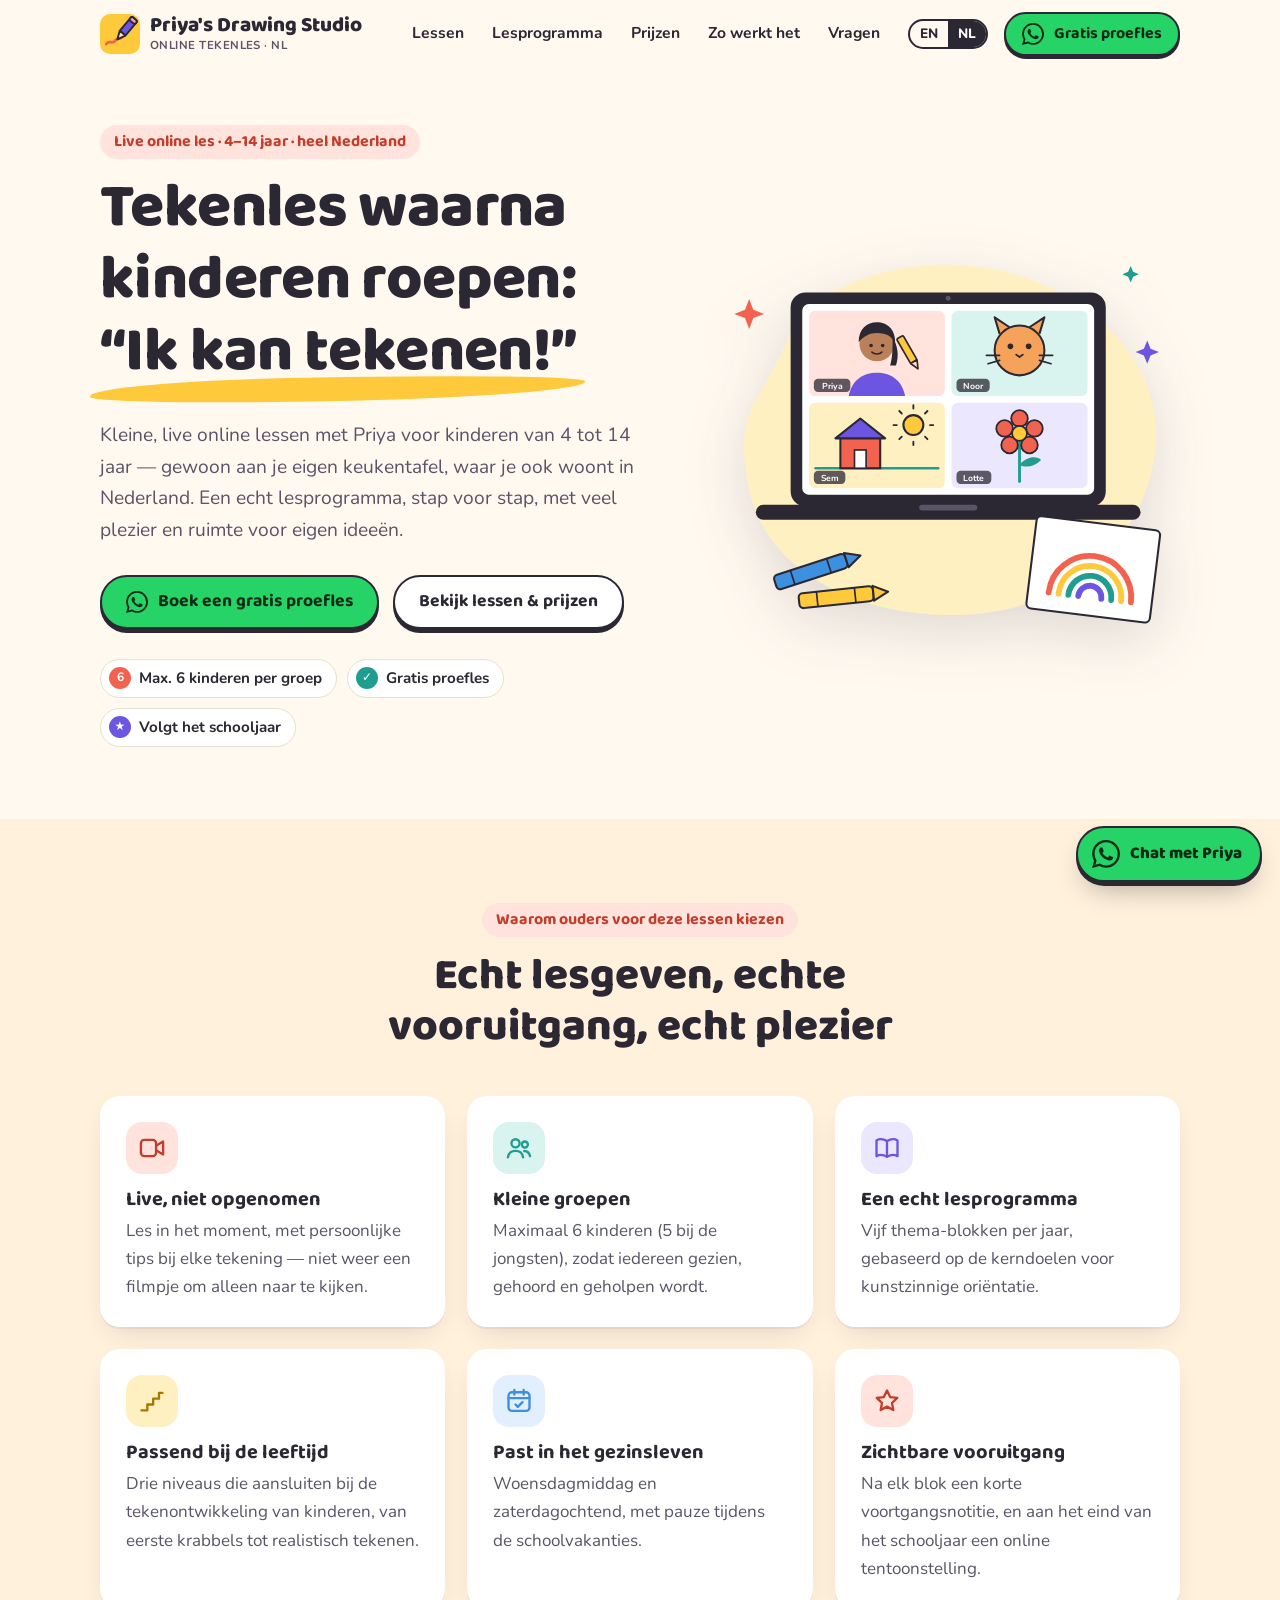
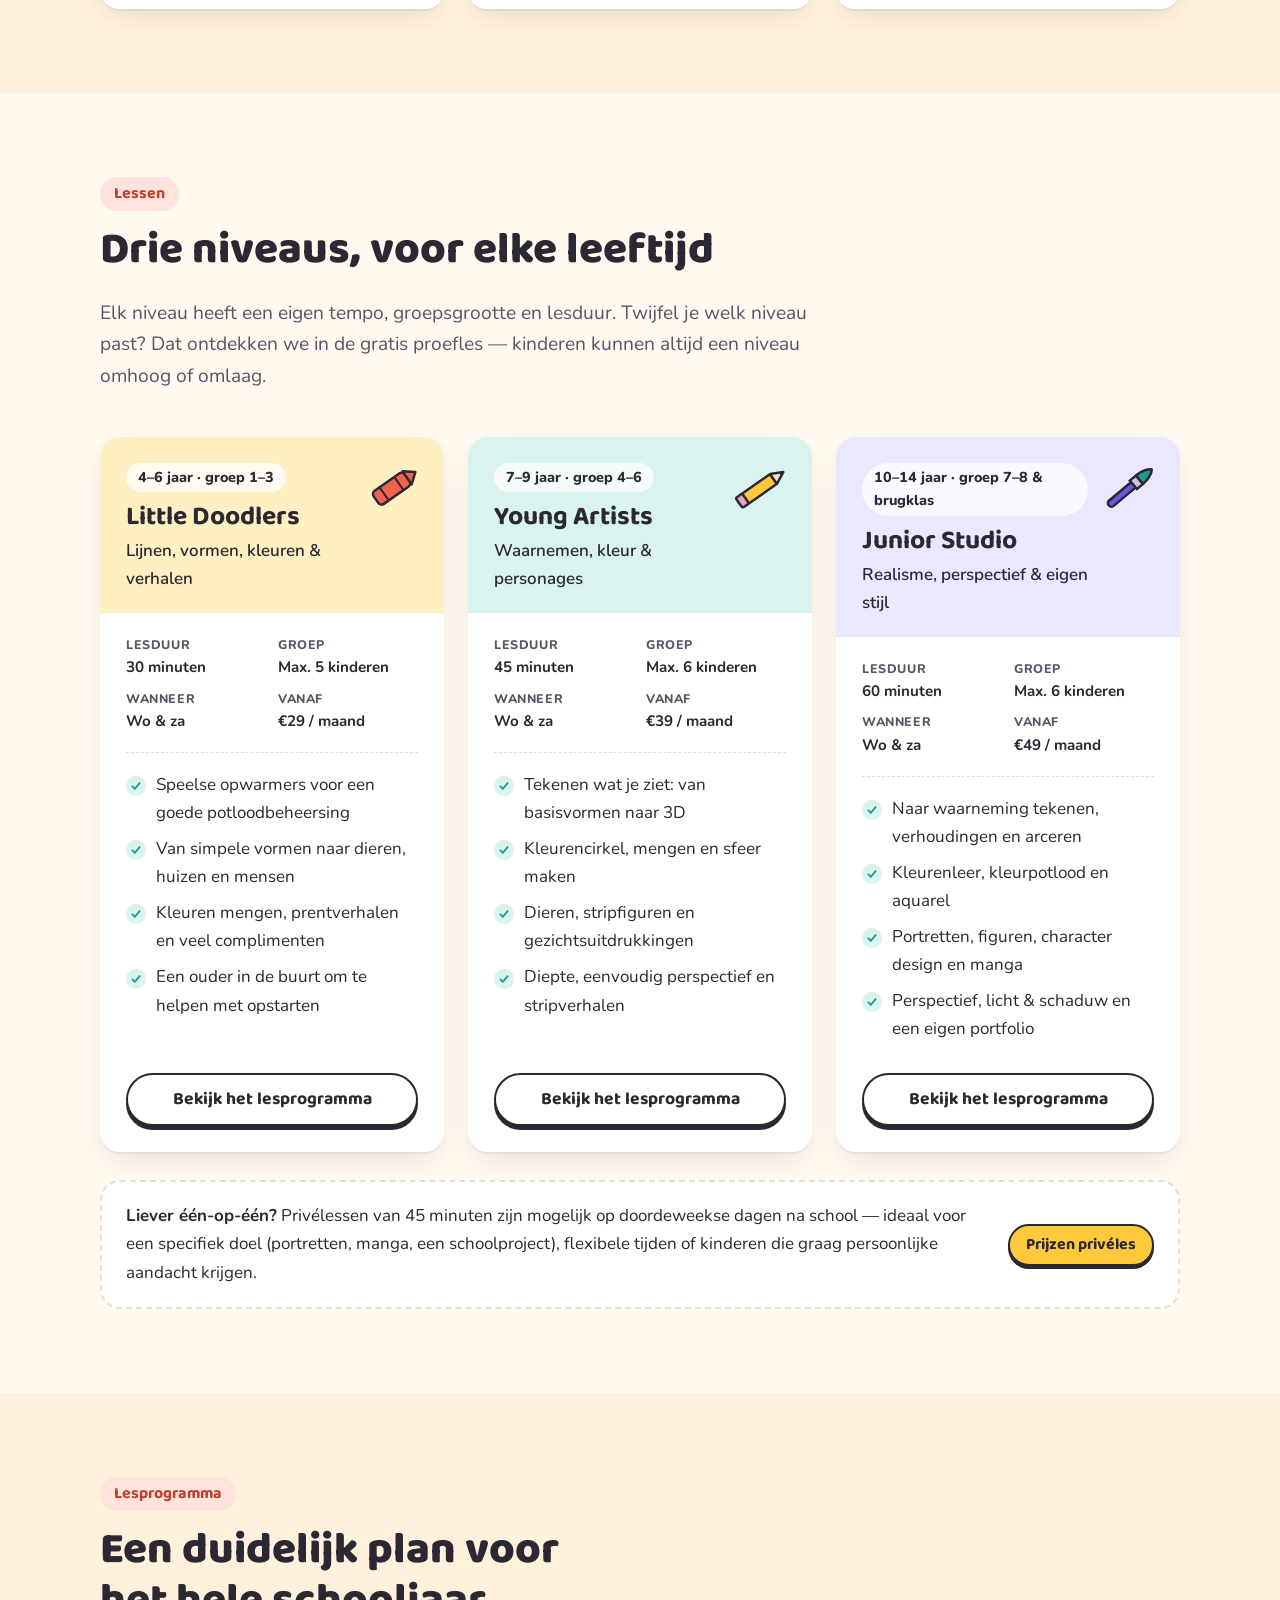
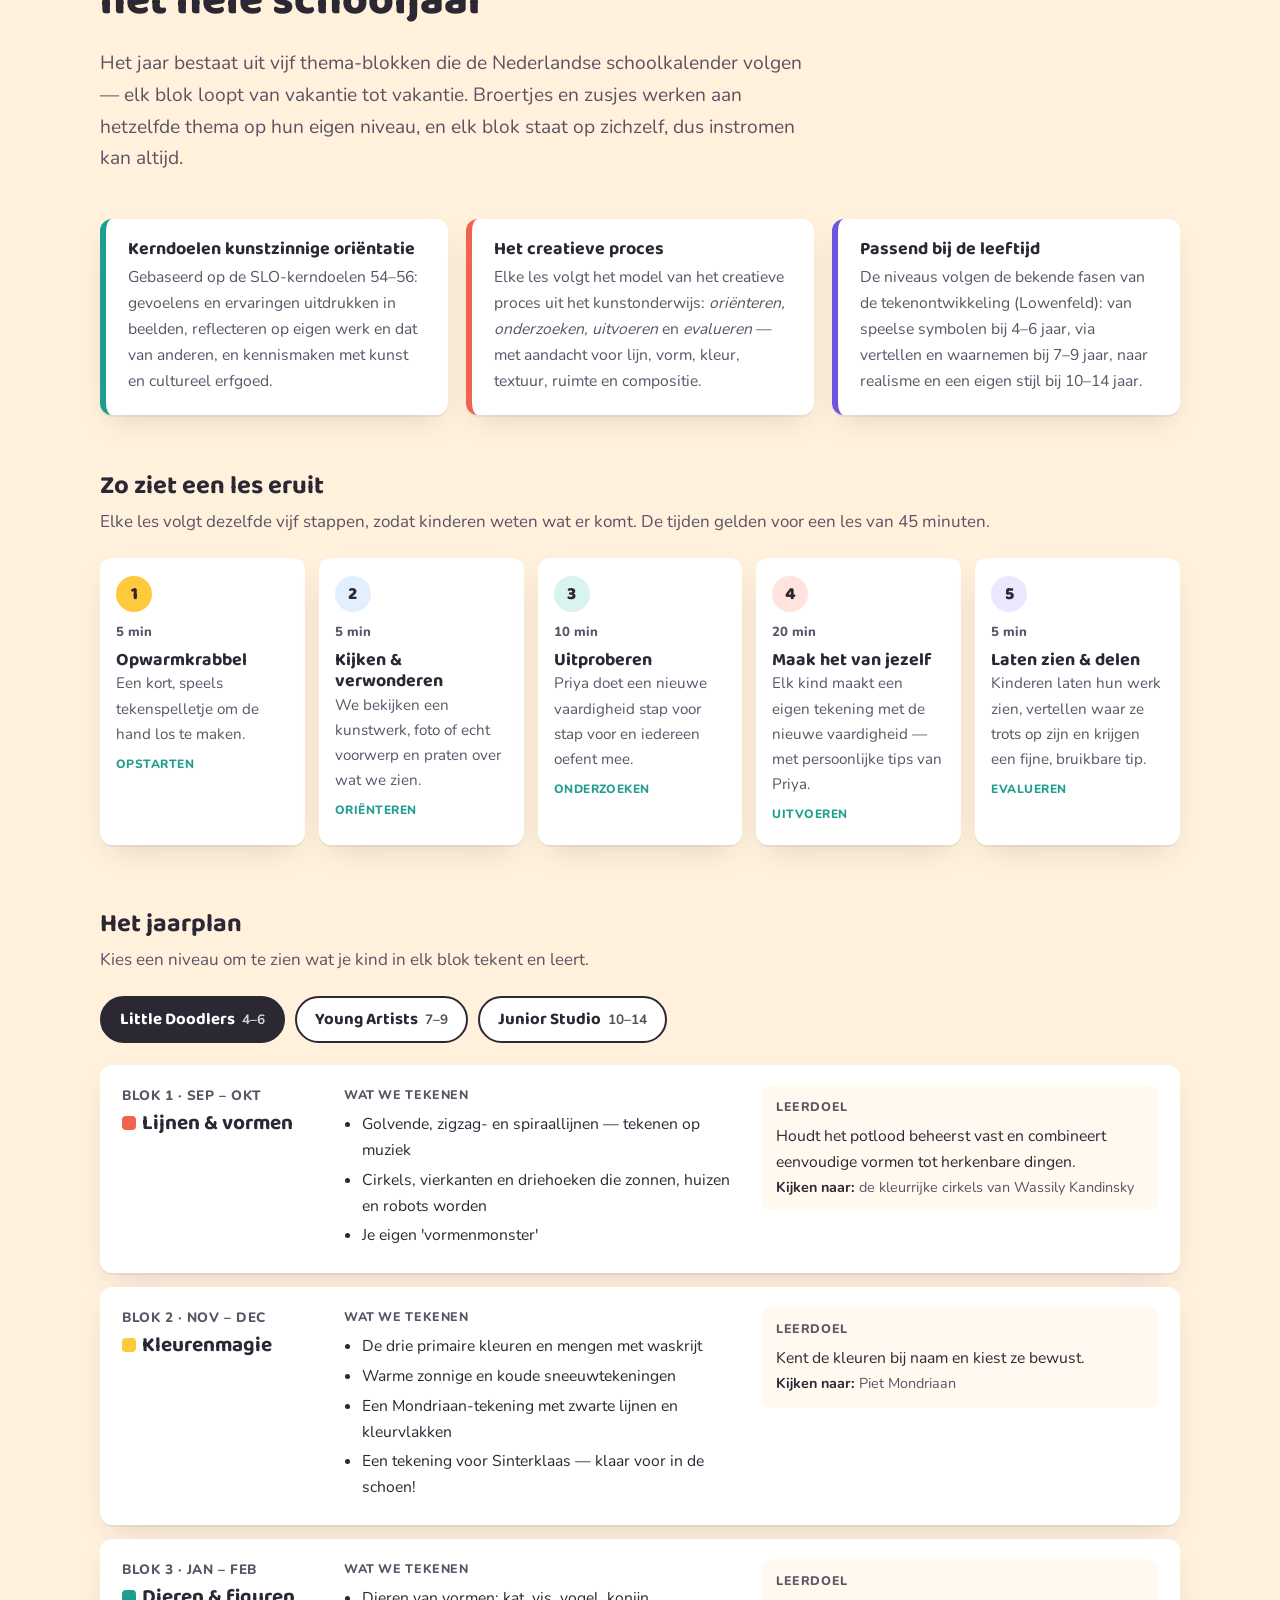
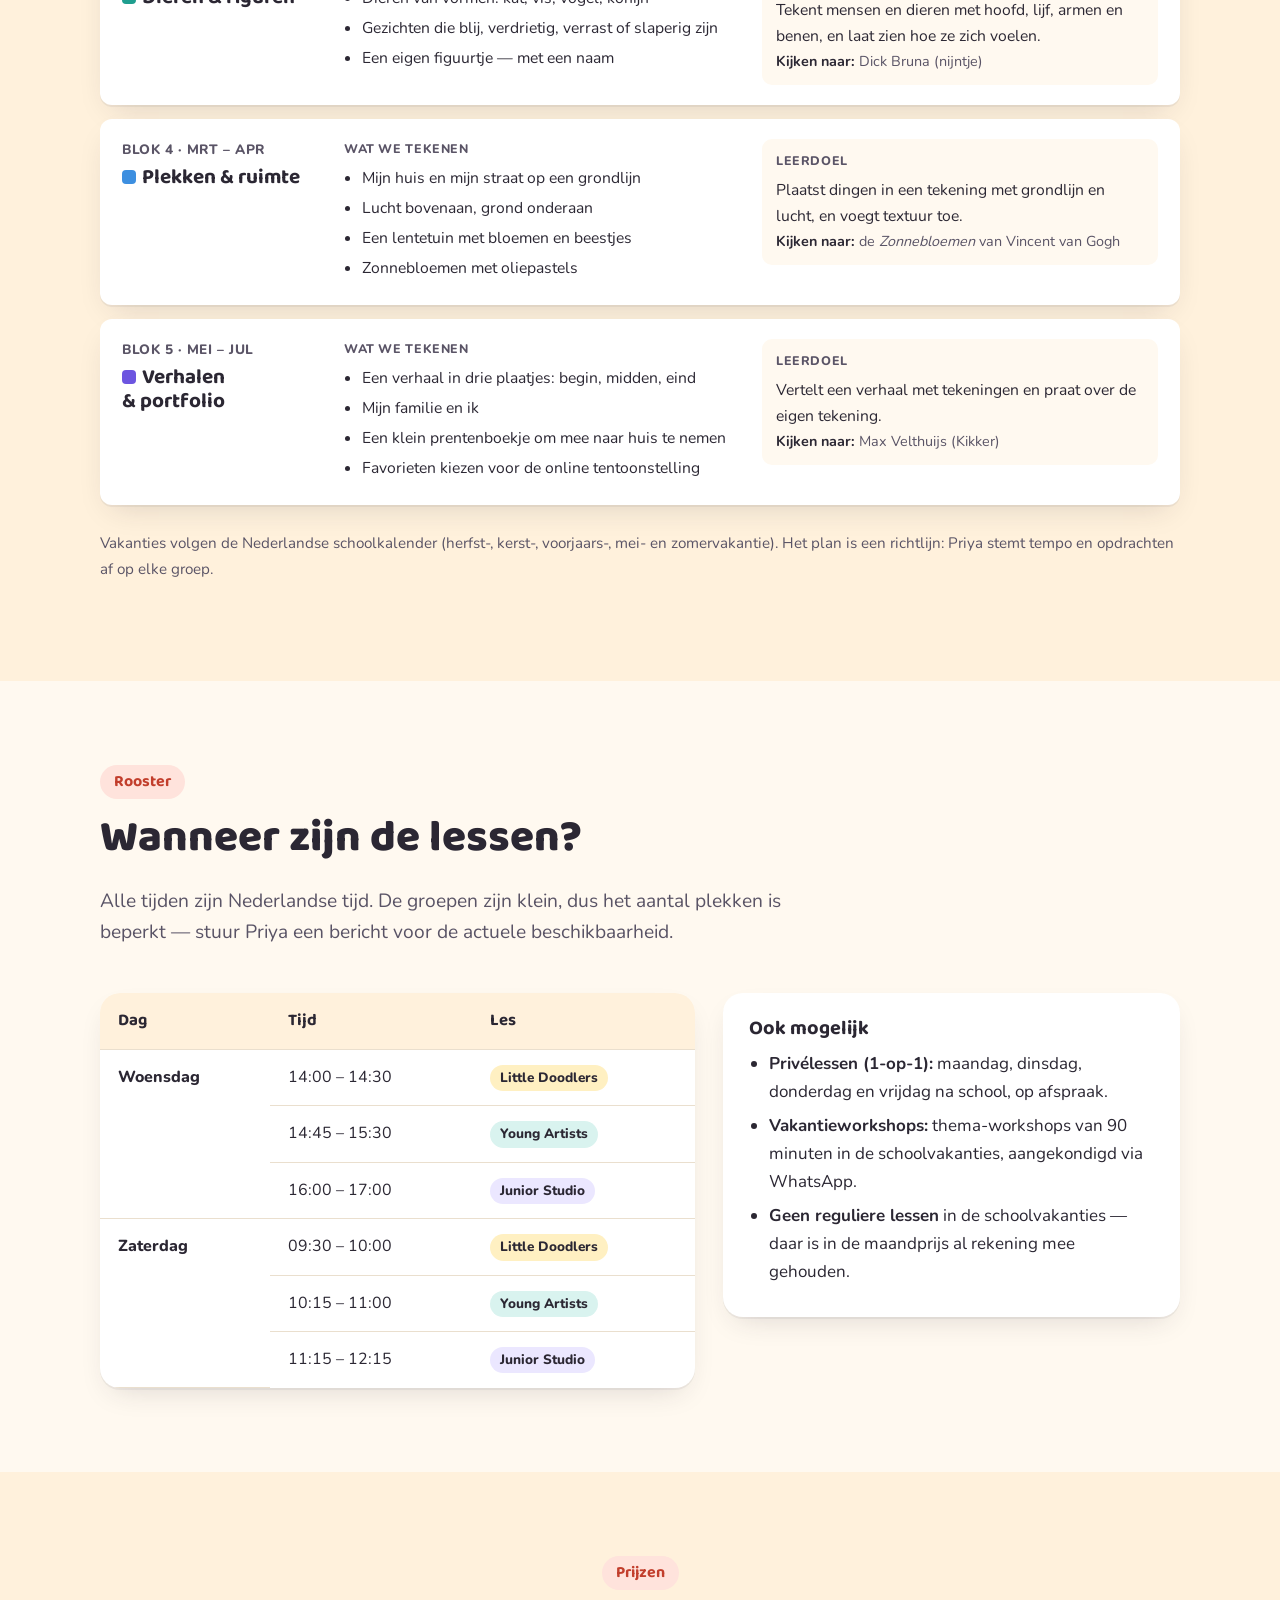
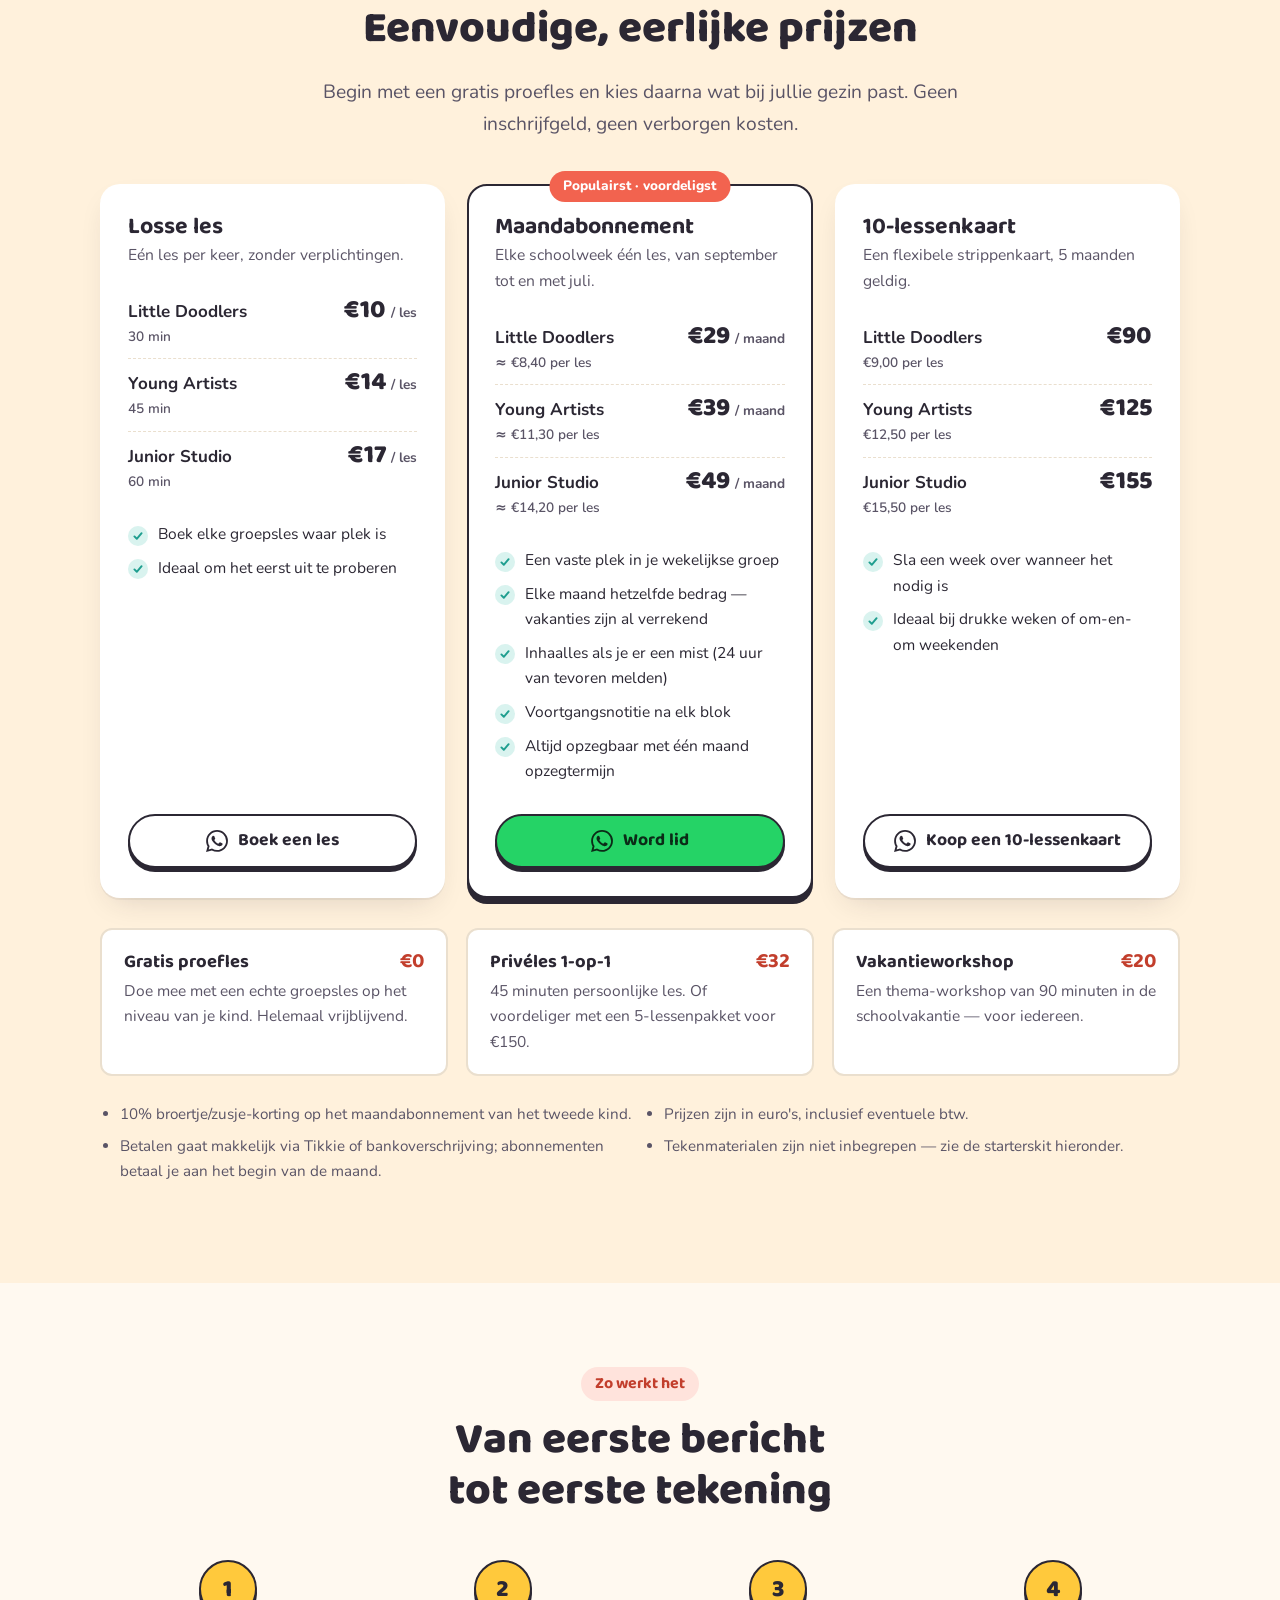
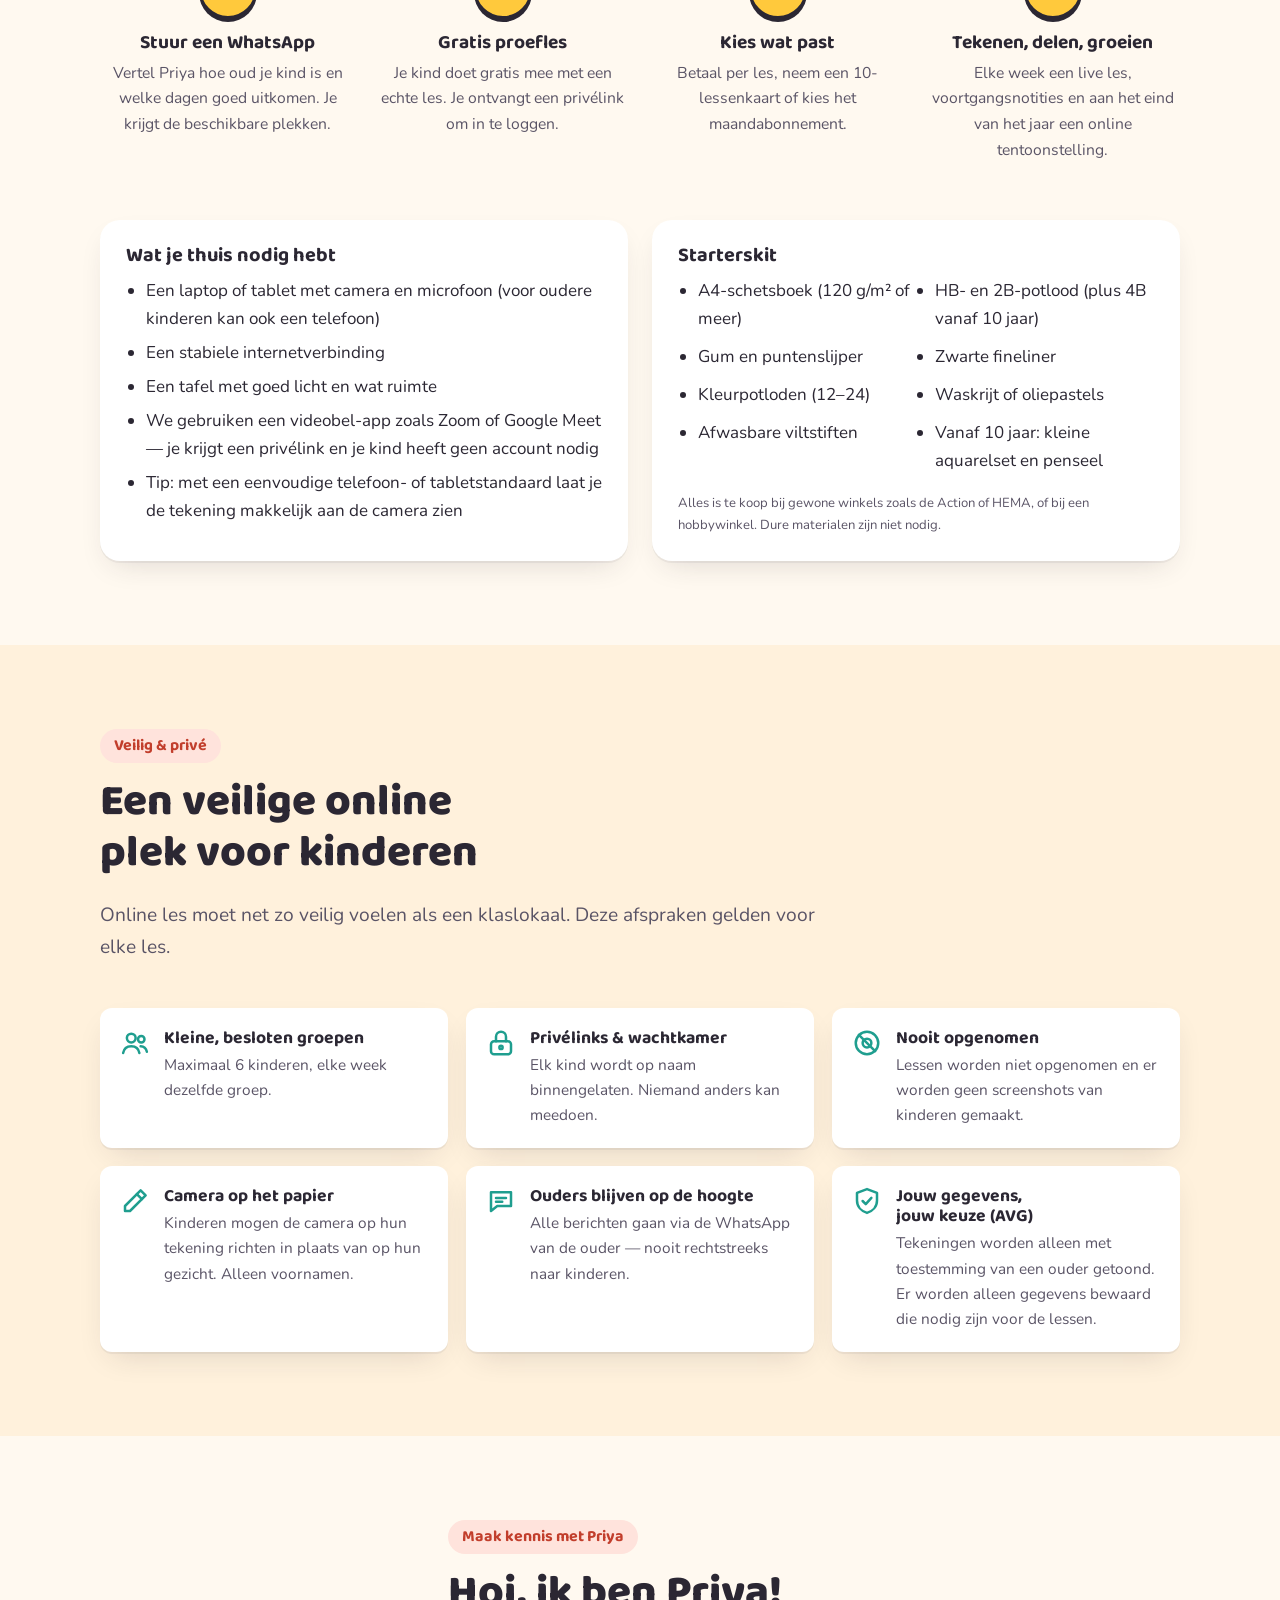
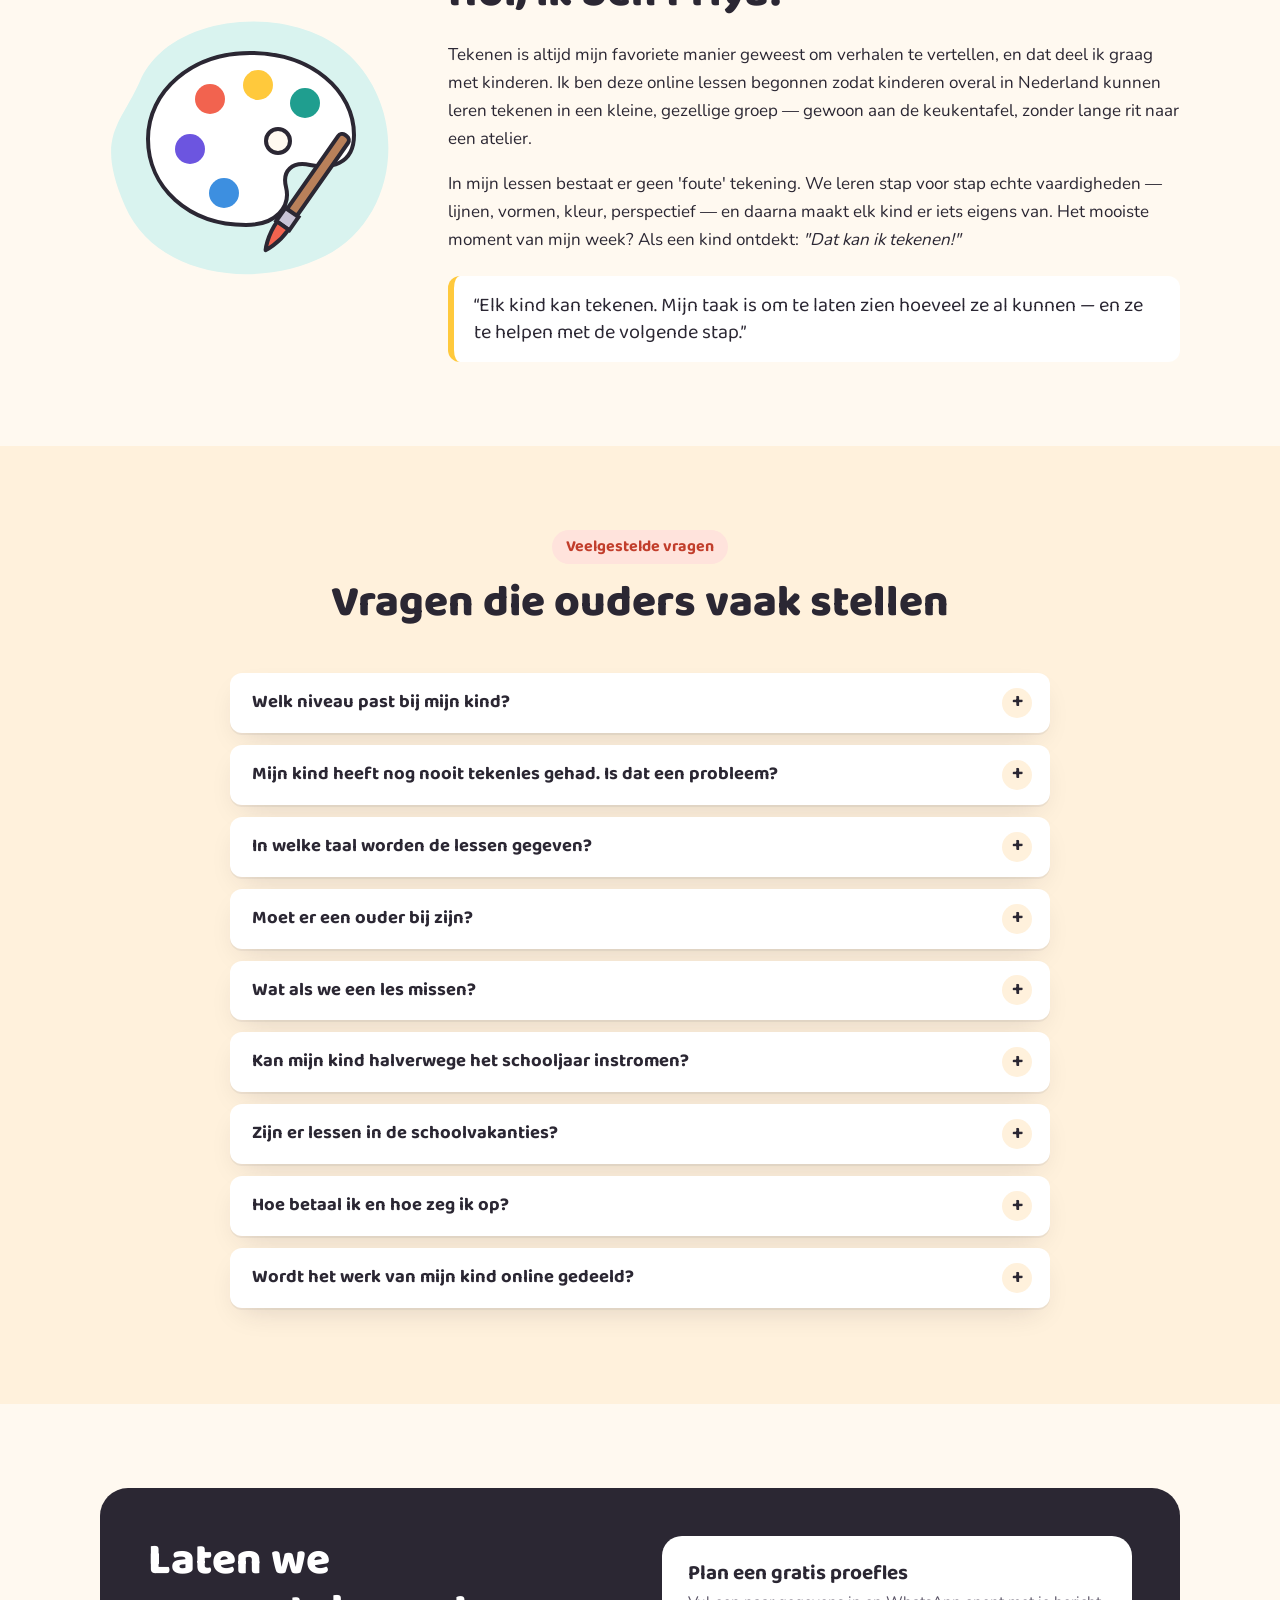
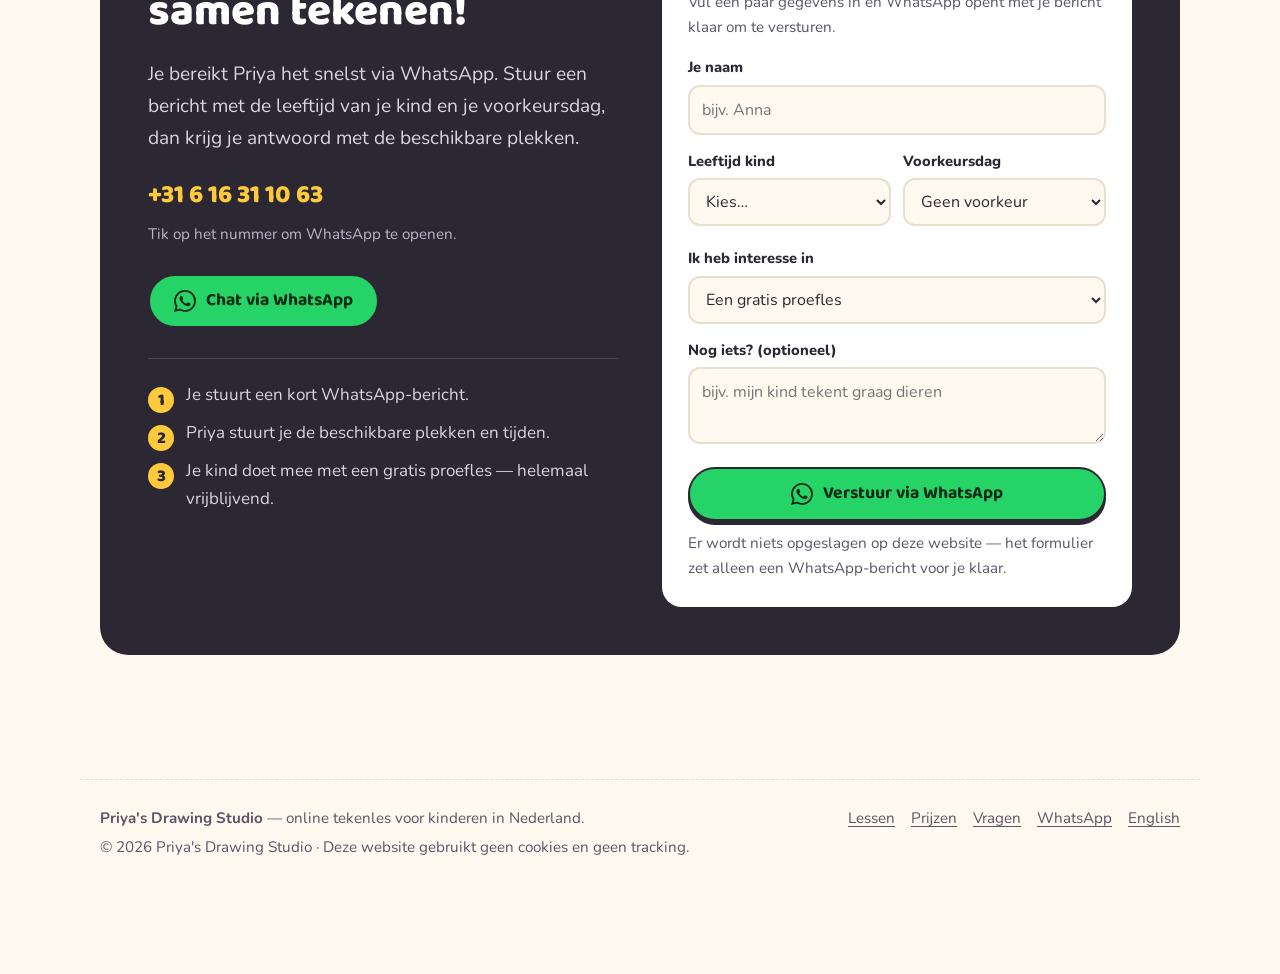
<file: nl/index.html>
<!doctype html>
<html lang="nl">
<head>
  <meta charset="utf-8">
  <meta name="viewport" content="width=device-width, initial-scale=1">
  <title>Online tekenles voor kinderen in Nederland | Priya's Drawing Studio</title>
  <meta name="description" content="Live online tekenles in kleine groepen voor kinderen van 4 tot 14 jaar, in heel Nederland. Een doordacht lesprogramma op basis van de kerndoelen, eerlijke prijzen en een gratis proefles. Boek via WhatsApp.">
  <link rel="canonical" href="https://priyagit-ar.github.io/Drawing/nl/">
  <link rel="alternate" hreflang="en" href="https://priyagit-ar.github.io/Drawing/">
  <link rel="alternate" hreflang="nl" href="https://priyagit-ar.github.io/Drawing/nl/">
  <link rel="alternate" hreflang="x-default" href="https://priyagit-ar.github.io/Drawing/">
  <meta name="theme-color" content="#ffc93c">
  <link rel="icon" href="../assets/img/favicon.svg" type="image/svg+xml">
  <link rel="apple-touch-icon" href="../assets/img/apple-touch-icon.png">
  <link rel="preload" href="../assets/fonts/baloo-2-latin-wght-normal.woff2" as="font" type="font/woff2" crossorigin>
  <link rel="preload" href="../assets/fonts/nunito-latin-wght-normal.woff2" as="font" type="font/woff2" crossorigin>
  <link rel="stylesheet" href="../assets/css/style.css">

  <meta property="og:type" content="website">
  <meta property="og:site_name" content="Priya's Drawing Studio">
  <meta property="og:title" content="Online tekenles voor kinderen | Priya's Drawing Studio">
  <meta property="og:description" content="Live tekenles in kleine groepen voor kinderen van 4–14 jaar, in heel Nederland. Gratis proefles — boek via WhatsApp.">
  <meta property="og:url" content="https://priyagit-ar.github.io/Drawing/nl/">
  <meta property="og:image" content="https://priyagit-ar.github.io/Drawing/assets/img/og-image.png">
  <meta property="og:image:width" content="1200">
  <meta property="og:image:height" content="630">
  <meta property="og:image:alt" content="Priya's Drawing Studio — online tekenles voor kinderen van 4 tot 14 jaar">
  <meta property="og:locale" content="nl_NL">
  <meta property="og:locale:alternate" content="en_GB">
  <meta name="twitter:card" content="summary_large_image">

  <script type="application/ld+json">
  {
    "@context": "https://schema.org",
    "@type": "EducationalOrganization",
    "name": "Priya's Drawing Studio",
    "url": "https://priyagit-ar.github.io/Drawing/nl/",
    "logo": "https://priyagit-ar.github.io/Drawing/assets/img/apple-touch-icon.png",
    "image": "https://priyagit-ar.github.io/Drawing/assets/img/og-image.png",
    "description": "Live online tekenles in kleine groepen voor kinderen van 4 tot 14 jaar in Nederland.",
    "telephone": "+31616311063",
    "areaServed": { "@type": "Country", "name": "Nederland" },
    "founder": { "@type": "Person", "name": "Priya" }
  }
  </script>
</head>
<body>

<!-- Reusable icons -->
<svg xmlns="http://www.w3.org/2000/svg" style="display:none" aria-hidden="true">
  <symbol id="i-wa" viewBox="0 0 24 24"><path fill="currentColor" d="M17.472 14.382c-.297-.149-1.758-.867-2.03-.967-.273-.099-.471-.148-.67.15-.197.297-.767.966-.94 1.164-.173.199-.347.223-.644.075-.297-.15-1.255-.463-2.39-1.475-.883-.788-1.48-1.761-1.653-2.059-.173-.297-.018-.458.13-.606.134-.133.298-.347.446-.52.149-.174.198-.298.298-.497.099-.198.05-.371-.025-.52-.075-.149-.669-1.612-.916-2.207-.242-.579-.487-.5-.669-.51-.173-.008-.371-.01-.57-.01-.198 0-.52.074-.792.372-.272.297-1.04 1.016-1.04 2.479 0 1.462 1.065 2.875 1.213 3.074.149.198 2.096 3.2 5.077 4.487.709.306 1.262.489 1.694.625.712.227 1.36.195 1.871.118.571-.085 1.758-.719 2.006-1.413.248-.694.248-1.289.173-1.413-.074-.124-.272-.198-.57-.347m-5.421 7.403h-.004a9.87 9.87 0 01-5.031-1.378l-.361-.214-3.741.982.998-3.648-.235-.374a9.86 9.86 0 01-1.51-5.26c.001-5.45 4.436-9.884 9.888-9.884 2.64 0 5.122 1.03 6.988 2.898a9.825 9.825 0 012.893 6.994c-.003 5.45-4.437 9.884-9.885 9.884m8.413-18.297A11.815 11.815 0 0012.05 0C5.495 0 .16 5.335.157 11.892c0 2.096.547 4.142 1.588 5.945L.057 24l6.305-1.654a11.882 11.882 0 005.683 1.448h.005c6.554 0 11.89-5.335 11.893-11.893a11.821 11.821 0 00-3.48-8.413Z"/></symbol>
  <symbol id="i-logo" viewBox="0 0 64 64"><rect width="64" height="64" rx="16" fill="#ffc93c"/><path d="M10 48c5-7 9 1 14-5s8-1 12-7" fill="none" stroke="#f2634f" stroke-width="4.5" stroke-linecap="round"/><g transform="rotate(40 40 26)"><rect x="34" y="2" width="12" height="30" rx="3" fill="#6c55e0" stroke="#2b2733" stroke-width="3"/><rect x="34" y="2" width="12" height="7" rx="3" fill="#f2a1c0" stroke="#2b2733" stroke-width="3"/><path d="M34 32 40 45 46 32Z" fill="#fde2c4" stroke="#2b2733" stroke-width="3" stroke-linejoin="round"/><path d="M38.2 41.2 40 45l1.8-3.8Z" fill="#2b2733"/></g></symbol>
  <symbol id="i-live" viewBox="0 0 24 24"><g fill="none" stroke="currentColor" stroke-width="2" stroke-linecap="round" stroke-linejoin="round"><rect x="2.5" y="5" width="13" height="14" rx="3"/><path d="m15.5 10 6-3.5v11l-6-3.5"/></g></symbol>
  <symbol id="i-group" viewBox="0 0 24 24"><g fill="none" stroke="currentColor" stroke-width="2" stroke-linecap="round" stroke-linejoin="round"><circle cx="9" cy="8" r="3.5"/><path d="M2.5 20c.6-3.6 3.2-5.5 6.5-5.5s5.9 1.9 6.5 5.5"/><circle cx="17" cy="9" r="2.6"/><path d="M16.5 14.6c2.6.1 4.4 1.7 5 4.4"/></g></symbol>
  <symbol id="i-book" viewBox="0 0 24 24"><g fill="none" stroke="currentColor" stroke-width="2" stroke-linecap="round" stroke-linejoin="round"><path d="M3 5.5C5.5 4 8.5 4 12 6c3.5-2 6.5-2 9-.5V19c-2.5-1.5-5.5-1.5-9 .5-3.5-2-6.5-2-9-.5Z"/><path d="M12 6v13.5"/></g></symbol>
  <symbol id="i-steps" viewBox="0 0 24 24"><g fill="none" stroke="currentColor" stroke-width="2" stroke-linecap="round" stroke-linejoin="round"><path d="M3 20h5v-5h5v-5h5V5h3"/></g></symbol>
  <symbol id="i-calendar" viewBox="0 0 24 24"><g fill="none" stroke="currentColor" stroke-width="2" stroke-linecap="round" stroke-linejoin="round"><rect x="3" y="4.5" width="18" height="16" rx="3"/><path d="M3 9.5h18M8 2.5v4M16 2.5v4"/><path d="m9 15 2 2 4-4"/></g></symbol>
  <symbol id="i-star" viewBox="0 0 24 24"><path fill="none" stroke="currentColor" stroke-width="2" stroke-linejoin="round" d="m12 3 2.7 5.6 6.1.8-4.5 4.2 1.1 6.1L12 16.8l-5.4 2.9 1.1-6.1-4.5-4.2 6.1-.8Z"/></symbol>
  <symbol id="i-shield" viewBox="0 0 24 24"><g fill="none" stroke="currentColor" stroke-width="2" stroke-linecap="round" stroke-linejoin="round"><path d="M12 2.5 4 5.5v6c0 5 3.4 8.6 8 10 4.6-1.4 8-5 8-10v-6Z"/><path d="m8.5 12 2.5 2.5 4.5-5"/></g></symbol>
  <symbol id="i-lock" viewBox="0 0 24 24"><g fill="none" stroke="currentColor" stroke-width="2" stroke-linecap="round" stroke-linejoin="round"><rect x="4" y="10.5" width="16" height="10.5" rx="2.5"/><path d="M8 10.5V7a4 4 0 0 1 8 0v3.5"/><circle cx="12" cy="15.5" r="1.3"/></g></symbol>
  <symbol id="i-norec" viewBox="0 0 24 24"><g fill="none" stroke="currentColor" stroke-width="2" stroke-linecap="round" stroke-linejoin="round"><circle cx="12" cy="12" r="9"/><circle cx="12" cy="12" r="3.5"/><path d="M5.5 5.5l13 13"/></g></symbol>
  <symbol id="i-pencil" viewBox="0 0 24 24"><g fill="none" stroke="currentColor" stroke-width="2" stroke-linecap="round" stroke-linejoin="round"><path d="M16.5 3.5 20.5 7.5 8 20H4v-4Z"/><path d="m13.5 6.5 4 4"/></g></symbol>
  <symbol id="i-chat" viewBox="0 0 24 24"><g fill="none" stroke="currentColor" stroke-width="2" stroke-linecap="round" stroke-linejoin="round"><path d="M4 5h16v11H9l-5 4Z"/><path d="M8 9.5h8M8 12.5h5"/></g></symbol>
  <symbol id="i-heart" viewBox="0 0 24 24"><path fill="none" stroke="currentColor" stroke-width="2" stroke-linejoin="round" d="M12 20.5S3 15 3 8.8A4.6 4.6 0 0 1 12 6.6a4.6 4.6 0 0 1 9 2.2C21 15 12 20.5 12 20.5Z"/></symbol>
  <symbol id="i-menu" viewBox="0 0 24 24"><path fill="none" stroke="currentColor" stroke-width="2.4" stroke-linecap="round" d="M4 7h16M4 12h16M4 17h16"/></symbol>
</svg>

<a class="skip-link" href="#main">Naar de inhoud</a>

<header class="site-header">
  <div class="wrap header-inner">
    <a class="brand" href="#top" aria-label="Priya's Drawing Studio — home">
      <svg aria-hidden="true"><use href="#i-logo"/></svg>
      <span>Priya's Drawing Studio<small>Online tekenles · NL</small></span>
    </a>
    <nav class="main-nav" id="main-nav" aria-label="Hoofdmenu">
      <ul>
        <li><a href="#classes">Lessen</a></li>
        <li><a href="#curriculum">Lesprogramma</a></li>
        <li><a href="#prices">Prijzen</a></li>
        <li><a href="#how-it-works">Zo werkt het</a></li>
        <li><a href="#faq">Vragen</a></li>
        <li class="nav-contact"><a href="#contact">Contact</a></li>
        <li class="nav-lang"><a href="../" lang="en" hreflang="en">English</a></li>
      </ul>
    </nav>
    <div class="lang-switch" aria-label="Taal">
      <a href="../" lang="en" hreflang="en" title="English">EN</a>
      <span aria-current="true" lang="nl">NL</span>
    </div>
    <a class="btn btn-whatsapp btn-sm header-cta" href="https://wa.me/31616311063?text=Hoi%20Priya!%20Ik%20wil%20graag%20een%20gratis%20proefles%20tekenen%20boeken%20voor%20mijn%20kind." target="_blank" rel="noopener">
      <svg aria-hidden="true"><use href="#i-wa"/></svg>
      <span>Gratis proefles</span>
    </a>
    <button class="nav-toggle" type="button" aria-controls="main-nav" aria-expanded="false">
      <svg aria-hidden="true"><use href="#i-menu"/></svg>
      <span class="visually-hidden">Menu</span>
    </button>
  </div>
</header>

<main id="main">

  <!-- ============ HERO ============ -->
  <section class="hero" id="top">
    <div class="wrap hero-grid">
      <div>
        <span class="eyebrow">Live online les · 4–14 jaar · heel Nederland</span>
        <h1>Tekenles waarna kinderen roepen: <span class="scribble">“Ik kan tekenen!”</span></h1>
        <p class="lead">Kleine, live online lessen met Priya voor kinderen van 4 tot 14 jaar — gewoon aan je eigen keukentafel, waar je ook woont in Nederland. Een echt lesprogramma, stap voor stap, met veel plezier en ruimte voor eigen ideeën.</p>
        <div class="hero-actions">
          <a class="btn btn-whatsapp" href="https://wa.me/31616311063?text=Hoi%20Priya!%20Ik%20wil%20graag%20een%20gratis%20proefles%20tekenen%20boeken%20voor%20mijn%20kind." target="_blank" rel="noopener">
            <svg aria-hidden="true"><use href="#i-wa"/></svg>
            Boek een gratis proefles
          </a>
          <a class="btn btn-light" href="#classes">Bekijk lessen &amp; prijzen</a>
        </div>
        <ul class="hero-facts">
          <li><span class="dot" style="background:#f2634f">6</span>Max. 6 kinderen per groep</li>
          <li><span class="dot" style="background:#1f9e8f">✓</span>Gratis proefles</li>
          <li><span class="dot" style="background:#6c55e0">★</span>Volgt het schooljaar</li>
        </ul>
      </div>

      <div class="hero-art">
        <svg viewBox="0 0 560 470" role="img" aria-labelledby="hero-art-title">
          <title id="hero-art-title">Illustratie: een laptop met een online tekenles van Priya en drie kinderen, elk met hun tekening</title>
          <path d="M86 120C120 40 260 10 360 40s180 110 170 210-90 190-220 200S60 400 40 300 52 200 86 120Z" fill="#fff0c2"/>
          <!-- laptop -->
          <rect x="90" y="62" width="380" height="258" rx="18" fill="#2b2733"/>
          <rect x="104" y="76" width="352" height="230" rx="8" fill="#fff"/>
          <circle cx="280" cy="69" r="3" fill="#5a5466"/>
          <rect x="48" y="318" width="464" height="18" rx="9" fill="#2b2733"/>
          <rect x="245" y="318" width="70" height="7" rx="3.5" fill="#5a5466"/>
          <!-- tile 1: Priya -->
          <rect x="112" y="84" width="164" height="103" rx="8" fill="#ffe3dc"/>
          <circle cx="194" cy="124" r="21" fill="#b9805a"/>
          <path d="M172 122c0-16 10-24 22-24s23 8 22 26c-4-9-10-13-22-13-9 0-16 4-22 11Z" fill="#2b2733"/>
          <path d="M213 116c6 10 8 22 4 34h-7c3-10 3-22 3-34Z" fill="#2b2733"/>
          <path d="M160 187c4-20 18-28 34-28s30 8 34 28Z" fill="#6c55e0"/>
          <circle cx="187" cy="126" r="2.2" fill="#2b2733"/><circle cx="201" cy="126" r="2.2" fill="#2b2733"/>
          <path d="M188 134c3 3 9 3 12 0" fill="none" stroke="#2b2733" stroke-width="2" stroke-linecap="round"/>
          <g transform="rotate(-30 236 140)"><rect x="231" y="112" width="9" height="34" rx="2" fill="#ffc93c" stroke="#2b2733" stroke-width="2"/><path d="M231 146l4.5 10 4.5-10Z" fill="#fde2c4" stroke="#2b2733" stroke-width="2" stroke-linejoin="round"/></g>
          <rect x="118" y="166" width="44" height="16" rx="5" fill="#2b2733" opacity=".75"/>
          <text x="140" y="178" text-anchor="middle" font-family="Nunito, sans-serif" font-size="10.5" font-weight="700" fill="#fff">Priya</text>
          <!-- tile 2: cat drawing -->
          <rect x="284" y="84" width="164" height="103" rx="8" fill="#d9f3ef"/>
          <path d="M342 112l-6-20 18 12M390 112l6-20-18 12" fill="#f5a35b" stroke="#2b2733" stroke-width="2.5" stroke-linejoin="round"/>
          <circle cx="366" cy="132" r="30" fill="#f5a35b" stroke="#2b2733" stroke-width="2.5"/>
          <circle cx="355" cy="127" r="3.4" fill="#2b2733"/><circle cx="377" cy="127" r="3.4" fill="#2b2733"/>
          <path d="M362 137l4 3 4-3" fill="none" stroke="#2b2733" stroke-width="2.2" stroke-linecap="round" stroke-linejoin="round"/>
          <path d="M342 138h-16M342 144l-14 4M390 138h16M390 144l14 4" stroke="#2b2733" stroke-width="2" stroke-linecap="round"/>
          <rect x="290" y="166" width="40" height="16" rx="5" fill="#2b2733" opacity=".75"/>
          <text x="310" y="178" text-anchor="middle" font-family="Nunito, sans-serif" font-size="10.5" font-weight="700" fill="#fff">Noor</text>
          <!-- tile 3: house and sun -->
          <rect x="112" y="195" width="164" height="103" rx="8" fill="#fff0c2"/>
          <path d="M120 274h148" stroke="#1f9e8f" stroke-width="3" stroke-linecap="round"/>
          <rect x="150" y="236" width="48" height="38" fill="#f2634f" stroke="#2b2733" stroke-width="2.5"/>
          <path d="M144 238l30-24 30 24Z" fill="#6c55e0" stroke="#2b2733" stroke-width="2.5" stroke-linejoin="round"/>
          <rect x="167" y="252" width="14" height="22" fill="#fff" stroke="#2b2733" stroke-width="2"/>
          <circle cx="238" cy="222" r="12" fill="#ffc93c" stroke="#2b2733" stroke-width="2.5"/>
          <path d="M238 202v-4M238 246v-4M218 222h-4M262 222h-4M224 208l-3-3M255 239l-3-3M252 208l3-3M221 239l3-3" stroke="#2b2733" stroke-width="2.2" stroke-linecap="round"/>
          <rect x="118" y="277" width="38" height="16" rx="5" fill="#2b2733" opacity=".75"/>
          <text x="137" y="289" text-anchor="middle" font-family="Nunito, sans-serif" font-size="10.5" font-weight="700" fill="#fff">Sem</text>
          <!-- tile 4: flower -->
          <rect x="284" y="195" width="164" height="103" rx="8" fill="#ebe7ff"/>
          <path d="M366 290v-50" stroke="#1f9e8f" stroke-width="3.5" stroke-linecap="round"/>
          <path d="M366 270c10-12 22-10 26-6-8 8-18 10-26 6Z" fill="#1f9e8f"/>
          <g fill="#f2634f" stroke="#2b2733" stroke-width="2.2">
            <circle cx="366" cy="214" r="10"/><circle cx="384" cy="226" r="10"/><circle cx="378" cy="246" r="10"/><circle cx="354" cy="246" r="10"/><circle cx="348" cy="226" r="10"/>
          </g>
          <circle cx="366" cy="232" r="9" fill="#ffc93c" stroke="#2b2733" stroke-width="2.2"/>
          <rect x="290" y="277" width="42" height="16" rx="5" fill="#2b2733" opacity=".75"/>
          <text x="311" y="289" text-anchor="middle" font-family="Nunito, sans-serif" font-size="10.5" font-weight="700" fill="#fff">Lotte</text>
          <!-- sketch paper in front -->
          <g transform="rotate(7 455 395)">
            <rect x="380" y="340" width="150" height="112" rx="6" fill="#fff" stroke="#2b2733" stroke-width="2.5"/>
            <path d="M405 430a50 50 0 0 1 100 0" fill="none" stroke="#f2634f" stroke-width="7" stroke-linecap="round"/>
            <path d="M417 430a38 38 0 0 1 76 0" fill="none" stroke="#ffc93c" stroke-width="7" stroke-linecap="round"/>
            <path d="M429 430a26 26 0 0 1 52 0" fill="none" stroke="#1f9e8f" stroke-width="7" stroke-linecap="round"/>
            <path d="M441 430a14 14 0 0 1 28 0" fill="none" stroke="#6c55e0" stroke-width="7" stroke-linecap="round"/>
          </g>
          <!-- crayons -->
          <g transform="rotate(-18 120 400)">
            <rect x="70" y="388" width="90" height="18" rx="5" fill="#3d8fe0" stroke="#2b2733" stroke-width="2.5"/>
            <path d="M160 388l18 9-18 9Z" fill="#3d8fe0" stroke="#2b2733" stroke-width="2.5" stroke-linejoin="round"/>
            <path d="M92 388v18M138 388v18" stroke="#2b2733" stroke-width="2"/>
          </g>
          <g transform="rotate(-6 150 430)">
            <rect x="100" y="420" width="90" height="18" rx="5" fill="#ffc93c" stroke="#2b2733" stroke-width="2.5"/>
            <path d="M190 420l18 9-18 9Z" fill="#ffc93c" stroke="#2b2733" stroke-width="2.5" stroke-linejoin="round"/>
            <path d="M122 420v18M168 420v18" stroke="#2b2733" stroke-width="2"/>
          </g>
          <!-- sparkles -->
          <g class="wobble" fill="#f2634f"><path d="M40 70l5 13 13 5-13 5-5 13-5-13-13-5 13-5Z"/></g>
          <g class="wobble" fill="#6c55e0"><path d="M520 120l4 10 10 4-10 4-4 10-4-10-10-4 10-4Z"/></g>
          <g class="wobble" fill="#1f9e8f"><path d="M500 30l3 7 7 3-7 3-3 7-3-7-7-3 7-3Z"/></g>
        </svg>
      </div>
    </div>
  </section>

  <!-- ============ WHY ============ -->
  <section class="section-tint" aria-labelledby="why-title">
    <div class="wrap">
      <div class="section-head center">
        <span class="eyebrow">Waarom ouders voor deze lessen kiezen</span>
        <h2 id="why-title">Echt lesgeven, echte vooruitgang, echt plezier</h2>
      </div>
      <div class="features">
        <div class="feature">
          <div class="icon" style="background:#ffe3dc;color:#c23e2c"><svg aria-hidden="true"><use href="#i-live"/></svg></div>
          <h3>Live, niet opgenomen</h3>
          <p>Les in het moment, met persoonlijke tips bij elke tekening — niet weer een filmpje om alleen naar te kijken.</p>
        </div>
        <div class="feature">
          <div class="icon" style="background:#d9f3ef;color:#1f9e8f"><svg aria-hidden="true"><use href="#i-group"/></svg></div>
          <h3>Kleine groepen</h3>
          <p>Maximaal 6 kinderen (5 bij de jongsten), zodat iedereen gezien, gehoord en geholpen wordt.</p>
        </div>
        <div class="feature">
          <div class="icon" style="background:#ebe7ff;color:#6c55e0"><svg aria-hidden="true"><use href="#i-book"/></svg></div>
          <h3>Een echt lesprogramma</h3>
          <p>Vijf thema-blokken per jaar, gebaseerd op de kerndoelen voor kunstzinnige oriëntatie.</p>
        </div>
        <div class="feature">
          <div class="icon" style="background:#fff0c2;color:#a77800"><svg aria-hidden="true"><use href="#i-steps"/></svg></div>
          <h3>Passend bij de leeftijd</h3>
          <p>Drie niveaus die aansluiten bij de tekenontwikkeling van kinderen, van eerste krabbels tot realistisch tekenen.</p>
        </div>
        <div class="feature">
          <div class="icon" style="background:#e1efff;color:#3d8fe0"><svg aria-hidden="true"><use href="#i-calendar"/></svg></div>
          <h3>Past in het gezinsleven</h3>
          <p>Woensdagmiddag en zaterdagochtend, met pauze tijdens de schoolvakanties.</p>
        </div>
        <div class="feature">
          <div class="icon" style="background:#ffe3dc;color:#c23e2c"><svg aria-hidden="true"><use href="#i-star"/></svg></div>
          <h3>Zichtbare vooruitgang</h3>
          <p>Na elk blok een korte voortgangsnotitie, en aan het eind van het schooljaar een online tentoonstelling.</p>
        </div>
      </div>
    </div>
  </section>

  <!-- ============ CLASSES ============ -->
  <section id="classes" aria-labelledby="classes-title">
    <div class="wrap">
      <div class="section-head">
        <span class="eyebrow">Lessen</span>
        <h2 id="classes-title">Drie niveaus, voor elke leeftijd</h2>
        <p class="lead">Elk niveau heeft een eigen tempo, groepsgrootte en lesduur. Twijfel je welk niveau past? Dat ontdekken we in de gratis proefles — kinderen kunnen altijd een niveau omhoog of omlaag.</p>
      </div>

      <div class="levels">
        <article class="level level-1">
          <div class="level-top">
            <span class="age">4–6 jaar · groep 1–3</span>
            <h3>Little Doodlers</h3>
            <p>Lijnen, vormen, kleuren &amp; verhalen</p>
            <svg viewBox="0 0 64 64" aria-hidden="true"><g transform="rotate(-35 32 32)"><rect x="10" y="24" width="38" height="16" rx="4" fill="#f2634f" stroke="#2b2733" stroke-width="2.5"/><path d="M48 24l10 8-10 8Z" fill="#f2634f" stroke="#2b2733" stroke-width="2.5" stroke-linejoin="round"/><path d="M20 24v16M38 24v16" stroke="#2b2733" stroke-width="2"/></g></svg>
          </div>
          <div class="level-body">
            <dl class="level-meta">
              <div><dt>Lesduur</dt><dd>30 minuten</dd></div>
              <div><dt>Groep</dt><dd>Max. 5 kinderen</dd></div>
              <div><dt>Wanneer</dt><dd>Wo &amp; za</dd></div>
              <div><dt>Vanaf</dt><dd>€29 / maand</dd></div>
            </dl>
            <ul class="check-list">
              <li>Speelse opwarmers voor een goede potloodbeheersing</li>
              <li>Van simpele vormen naar dieren, huizen en mensen</li>
              <li>Kleuren mengen, prentverhalen en veel complimenten</li>
              <li>Een ouder in de buurt om te helpen met opstarten</li>
            </ul>
            <a class="btn btn-light btn-block" href="#curriculum" data-open-tab="tab-1">Bekijk het lesprogramma</a>
          </div>
        </article>

        <article class="level level-2">
          <div class="level-top">
            <span class="age">7–9 jaar · groep 4–6</span>
            <h3>Young Artists</h3>
            <p>Waarnemen, kleur &amp; personages</p>
            <svg viewBox="0 0 64 64" aria-hidden="true"><g transform="rotate(-35 32 32)"><rect x="8" y="26" width="38" height="12" rx="2" fill="#ffc93c" stroke="#2b2733" stroke-width="2.5"/><path d="M46 26l12 6-12 6Z" fill="#fde2c4" stroke="#2b2733" stroke-width="2.5" stroke-linejoin="round"/><path d="M54 30l4 2-4 2Z" fill="#2b2733"/><rect x="4" y="26" width="8" height="12" rx="2" fill="#f2a1c0" stroke="#2b2733" stroke-width="2.5"/></g></svg>
          </div>
          <div class="level-body">
            <dl class="level-meta">
              <div><dt>Lesduur</dt><dd>45 minuten</dd></div>
              <div><dt>Groep</dt><dd>Max. 6 kinderen</dd></div>
              <div><dt>Wanneer</dt><dd>Wo &amp; za</dd></div>
              <div><dt>Vanaf</dt><dd>€39 / maand</dd></div>
            </dl>
            <ul class="check-list">
              <li>Tekenen wat je ziet: van basisvormen naar 3D</li>
              <li>Kleurencirkel, mengen en sfeer maken</li>
              <li>Dieren, stripfiguren en gezichtsuitdrukkingen</li>
              <li>Diepte, eenvoudig perspectief en stripverhalen</li>
            </ul>
            <a class="btn btn-light btn-block" href="#curriculum" data-open-tab="tab-2">Bekijk het lesprogramma</a>
          </div>
        </article>

        <article class="level level-3">
          <div class="level-top">
            <span class="age">10–14 jaar · groep 7–8 &amp; brugklas</span>
            <h3>Junior Studio</h3>
            <p>Realisme, perspectief &amp; eigen stijl</p>
            <svg viewBox="0 0 64 64" aria-hidden="true"><g transform="rotate(-40 32 32)"><rect x="4" y="29" width="34" height="7" rx="3" fill="#6c55e0" stroke="#2b2733" stroke-width="2.5"/><rect x="36" y="27" width="8" height="11" fill="#c9c3d6" stroke="#2b2733" stroke-width="2.5"/><path d="M44 27c8 0 14 3 16 5.5-2 2.5-8 5.5-16 5.5Z" fill="#1f9e8f" stroke="#2b2733" stroke-width="2.5" stroke-linejoin="round"/></g></svg>
          </div>
          <div class="level-body">
            <dl class="level-meta">
              <div><dt>Lesduur</dt><dd>60 minuten</dd></div>
              <div><dt>Groep</dt><dd>Max. 6 kinderen</dd></div>
              <div><dt>Wanneer</dt><dd>Wo &amp; za</dd></div>
              <div><dt>Vanaf</dt><dd>€49 / maand</dd></div>
            </dl>
            <ul class="check-list">
              <li>Naar waarneming tekenen, verhoudingen en arceren</li>
              <li>Kleurenleer, kleurpotlood en aquarel</li>
              <li>Portretten, figuren, character design en manga</li>
              <li>Perspectief, licht &amp; schaduw en een eigen portfolio</li>
            </ul>
            <a class="btn btn-light btn-block" href="#curriculum" data-open-tab="tab-3">Bekijk het lesprogramma</a>
          </div>
        </article>
      </div>

      <div class="private-note">
        <p><strong>Liever één-op-één?</strong> Privélessen van 45 minuten zijn mogelijk op doordeweekse dagen na school — ideaal voor een specifiek doel (portretten, manga, een schoolproject), flexibele tijden of kinderen die graag persoonlijke aandacht krijgen.</p>
        <a class="btn btn-sun btn-sm" href="#prices">Prijzen privéles</a>
      </div>
    </div>
  </section>

  <!-- ============ CURRICULUM ============ -->
  <section id="curriculum" class="section-tint" aria-labelledby="curriculum-title">
    <div class="wrap">
      <div class="section-head">
        <span class="eyebrow">Lesprogramma</span>
        <h2 id="curriculum-title">Een duidelijk plan voor het hele schooljaar</h2>
        <p class="lead">Het jaar bestaat uit vijf thema-blokken die de Nederlandse schoolkalender volgen — elk blok loopt van vakantie tot vakantie. Broertjes en zusjes werken aan hetzelfde thema op hun eigen niveau, en elk blok staat op zichzelf, dus instromen kan altijd.</p>
      </div>

      <div class="standards">
        <div class="standard">
          <h3>Kerndoelen kunstzinnige oriëntatie</h3>
          <p>Gebaseerd op de SLO-kerndoelen 54–56: gevoelens en ervaringen uitdrukken in beelden, reflecteren op eigen werk en dat van anderen, en kennismaken met kunst en cultureel erfgoed.</p>
        </div>
        <div class="standard">
          <h3>Het creatieve proces</h3>
          <p>Elke les volgt het model van het creatieve proces uit het kunstonderwijs: <em>oriënteren, onderzoeken, uitvoeren</em> en <em>evalueren</em> — met aandacht voor lijn, vorm, kleur, textuur, ruimte en compositie.</p>
        </div>
        <div class="standard">
          <h3>Passend bij de leeftijd</h3>
          <p>De niveaus volgen de bekende fasen van de tekenontwikkeling (Lowenfeld): van speelse symbolen bij 4–6 jaar, via vertellen en waarnemen bij 7–9 jaar, naar realisme en een eigen stijl bij 10–14 jaar.</p>
        </div>
      </div>

      <h3 class="subhead">Zo ziet een les eruit</h3>
      <p>Elke les volgt dezelfde vijf stappen, zodat kinderen weten wat er komt. De tijden gelden voor een les van 45 minuten.</p>
      <ol class="flow">
        <li><span class="mins">5 min</span><strong>Opwarmkrabbel</strong><p>Een kort, speels tekenspelletje om de hand los te maken.</p><span class="slo">Opstarten</span></li>
        <li><span class="mins">5 min</span><strong>Kijken &amp; verwonderen</strong><p>We bekijken een kunstwerk, foto of echt voorwerp en praten over wat we zien.</p><span class="slo">Oriënteren</span></li>
        <li><span class="mins">10 min</span><strong>Uitproberen</strong><p>Priya doet een nieuwe vaardigheid stap voor stap voor en iedereen oefent mee.</p><span class="slo">Onderzoeken</span></li>
        <li><span class="mins">20 min</span><strong>Maak het van jezelf</strong><p>Elk kind maakt een eigen tekening met de nieuwe vaardigheid — met persoonlijke tips van Priya.</p><span class="slo">Uitvoeren</span></li>
        <li><span class="mins">5 min</span><strong>Laten zien &amp; delen</strong><p>Kinderen laten hun werk zien, vertellen waar ze trots op zijn en krijgen een fijne, bruikbare tip.</p><span class="slo">Evalueren</span></li>
      </ol>

      <h3 class="subhead">Het jaarplan</h3>
      <p>Kies een niveau om te zien wat je kind in elk blok tekent en leert.</p>

      <div class="tabs" role="tablist" aria-label="Lesprogramma per niveau">
        <button class="tab" role="tab" id="tab-1" aria-controls="panel-1" aria-selected="true" type="button">Little Doodlers <span class="tab-age">4–6</span></button>
        <button class="tab" role="tab" id="tab-2" aria-controls="panel-2" aria-selected="false" tabindex="-1" type="button">Young Artists <span class="tab-age">7–9</span></button>
        <button class="tab" role="tab" id="tab-3" aria-controls="panel-3" aria-selected="false" tabindex="-1" type="button">Junior Studio <span class="tab-age">10–14</span></button>
      </div>

      <!-- Little Doodlers -->
      <div class="tab-panel" role="tabpanel" id="panel-1" aria-labelledby="tab-1" tabindex="0">
        <div class="blocks">
          <article class="block">
            <div class="block-when">Blok 1 · sep – okt<h4><span class="block-tag" style="background:#f2634f"></span>Lijnen &amp; vormen</h4></div>
            <div><h5>Wat we tekenen</h5><ul><li>Golvende, zigzag- en spiraallijnen — tekenen op muziek</li><li>Cirkels, vierkanten en driehoeken die zonnen, huizen en robots worden</li><li>Je eigen 'vormenmonster'</li></ul></div>
            <div class="goal"><h5>Leerdoel</h5><p>Houdt het potlood beheerst vast en combineert eenvoudige vormen tot herkenbare dingen.</p><p class="artist"><strong>Kijken naar:</strong> de kleurrijke cirkels van Wassily Kandinsky</p></div>
          </article>
          <article class="block">
            <div class="block-when">Blok 2 · nov – dec<h4><span class="block-tag" style="background:#ffc93c"></span>Kleurenmagie</h4></div>
            <div><h5>Wat we tekenen</h5><ul><li>De drie primaire kleuren en mengen met waskrijt</li><li>Warme zonnige en koude sneeuwtekeningen</li><li>Een Mondriaan-tekening met zwarte lijnen en kleurvlakken</li><li>Een tekening voor Sinterklaas — klaar voor in de schoen!</li></ul></div>
            <div class="goal"><h5>Leerdoel</h5><p>Kent de kleuren bij naam en kiest ze bewust.</p><p class="artist"><strong>Kijken naar:</strong> Piet Mondriaan</p></div>
          </article>
          <article class="block">
            <div class="block-when">Blok 3 · jan – feb<h4><span class="block-tag" style="background:#1f9e8f"></span>Dieren &amp; figuren</h4></div>
            <div><h5>Wat we tekenen</h5><ul><li>Dieren van vormen: kat, vis, vogel, konijn</li><li>Gezichten die blij, verdrietig, verrast of slaperig zijn</li><li>Een eigen figuurtje — met een naam</li></ul></div>
            <div class="goal"><h5>Leerdoel</h5><p>Tekent mensen en dieren met hoofd, lijf, armen en benen, en laat zien hoe ze zich voelen.</p><p class="artist"><strong>Kijken naar:</strong> Dick Bruna (nijntje)</p></div>
          </article>
          <article class="block">
            <div class="block-when">Blok 4 · mrt – apr<h4><span class="block-tag" style="background:#3d8fe0"></span>Plekken &amp; ruimte</h4></div>
            <div><h5>Wat we tekenen</h5><ul><li>Mijn huis en mijn straat op een grondlijn</li><li>Lucht bovenaan, grond onderaan</li><li>Een lentetuin met bloemen en beestjes</li><li>Zonnebloemen met oliepastels</li></ul></div>
            <div class="goal"><h5>Leerdoel</h5><p>Plaatst dingen in een tekening met grondlijn en lucht, en voegt textuur toe.</p><p class="artist"><strong>Kijken naar:</strong> de <em>Zonnebloemen</em> van Vincent van Gogh</p></div>
          </article>
          <article class="block">
            <div class="block-when">Blok 5 · mei – jul<h4><span class="block-tag" style="background:#6c55e0"></span>Verhalen &amp; portfolio</h4></div>
            <div><h5>Wat we tekenen</h5><ul><li>Een verhaal in drie plaatjes: begin, midden, eind</li><li>Mijn familie en ik</li><li>Een klein prentenboekje om mee naar huis te nemen</li><li>Favorieten kiezen voor de online tentoonstelling</li></ul></div>
            <div class="goal"><h5>Leerdoel</h5><p>Vertelt een verhaal met tekeningen en praat over de eigen tekening.</p><p class="artist"><strong>Kijken naar:</strong> Max Velthuijs (Kikker)</p></div>
          </article>
        </div>
      </div>

      <!-- Young Artists -->
      <div class="tab-panel" role="tabpanel" id="panel-2" aria-labelledby="tab-2" tabindex="0" hidden>
        <div class="blocks">
          <article class="block">
            <div class="block-when">Blok 1 · sep – okt<h4><span class="block-tag" style="background:#f2634f"></span>Lijnen &amp; vormen</h4></div>
            <div><h5>Wat we tekenen</h5><ul><li>Lijndikte en drukverschil: licht en donker, dik en dun</li><li>Basisvormen ontdekken in echte voorwerpen</li><li>Van platte vormen naar 3D: kubus, cilinder, bol</li><li>Speelgoed en fruit naar waarneming tekenen</li></ul></div>
            <div class="goal"><h5>Leerdoel</h5><p>Ziet de basisvormen in echte voorwerpen en tekent ze naar waarneming.</p><p class="artist"><strong>Kijken naar:</strong> Paul Klee — 'met een lijn gaan wandelen'</p></div>
          </article>
          <article class="block">
            <div class="block-when">Blok 2 · nov – dec<h4><span class="block-tag" style="background:#ffc93c"></span>Kleurenmagie</h4></div>
            <div><h5>Wat we tekenen</h5><ul><li>De kleurencirkel en secundaire kleuren mengen</li><li>Mengen en laag over laag werken met kleurpotlood</li><li>Warme en koude kleuren voor een sfeer</li><li>Een De Stijl-compositie en een winter- of Sinterklaaskaart</li></ul></div>
            <div class="goal"><h5>Leerdoel</h5><p>Mengt kleuren vloeiend en kiest kleuren om een gevoel op te roepen.</p><p class="artist"><strong>Kijken naar:</strong> Piet Mondriaan &amp; De Stijl</p></div>
          </article>
          <article class="block">
            <div class="block-when">Blok 3 · jan – feb<h4><span class="block-tag" style="background:#1f9e8f"></span>Dieren &amp; figuren</h4></div>
            <div><h5>Wat we tekenen</h5><ul><li>Dieren stap voor stap opbouwen uit hulpvormen</li><li>Stripfiguren en gezichtsuitdrukkingen</li><li>Eenvoudige lichaamsverhoudingen en houdingen</li><li>Mijn huisdier (of droomhuisdier) naar een foto</li></ul></div>
            <div class="goal"><h5>Leerdoel</h5><p>Bouwt figuren stap voor stap op en geeft personages expressie en beweging.</p><p class="artist"><strong>Kijken naar:</strong> de prentenboeken van Thé Tjong-Khing</p></div>
          </article>
          <article class="block">
            <div class="block-when">Blok 4 · mrt – apr<h4><span class="block-tag" style="background:#3d8fe0"></span>Plekken &amp; ruimte</h4></div>
            <div><h5>Wat we tekenen</h5><ul><li>Overlappen, grootte en de horizon om diepte te tonen</li><li>Een straat met grachtenpanden in eenpuntsperspectief</li><li>Een landschap vol patronen en streepjes, zoals bij Van Gogh</li></ul></div>
            <div class="goal"><h5>Leerdoel</h5><p>Brengt diepte en ruimte aan in een tekening.</p><p class="artist"><strong>Kijken naar:</strong> <em>De sterrennacht</em> van Vincent van Gogh</p></div>
          </article>
          <article class="block">
            <div class="block-when">Blok 5 · mei – jul<h4><span class="block-tag" style="background:#6c55e0"></span>Verhalen &amp; portfolio</h4></div>
            <div><h5>Wat we tekenen</h5><ul><li>Strips met plaatjes en tekstballonnen</li><li>Een illustratie bij een favoriete scène uit een boek</li><li>Een schetsboekgewoonte opbouwen</li><li>Werk kiezen en presenteren voor de online tentoonstelling</li></ul></div>
            <div class="goal"><h5>Leerdoel</h5><p>Plant een compositie en geeft anderen fijne, bruikbare feedback.</p><p class="artist"><strong>Kijken naar:</strong> klassieke strips (Marten Toonder, Hergé)</p></div>
          </article>
        </div>
      </div>

      <!-- Junior Studio -->
      <div class="tab-panel" role="tabpanel" id="panel-3" aria-labelledby="tab-3" tabindex="0" hidden>
        <div class="blocks">
          <article class="block">
            <div class="block-when">Blok 1 · sep – okt<h4><span class="block-tag" style="background:#f2634f"></span>Waarnemen &amp; toon</h4></div>
            <div><h5>Wat we tekenen</h5><ul><li>Naar het leven tekenen: verhoudingen meten en peilen</li><li>Contourtekenen en blind contourtekenen</li><li>Een toonschaal in vijf stappen</li><li>Arceren, kruisarceren en stippelen</li></ul></div>
            <div class="goal"><h5>Leerdoel</h5><p>Tekent naar waarneming met geloofwaardige verhoudingen en een volledige toonschaal.</p><p class="artist"><strong>Kijken naar:</strong> de inktschetsen van Rembrandt</p></div>
          </article>
          <article class="block">
            <div class="block-when">Blok 2 · nov – dec<h4><span class="block-tag" style="background:#ffc93c"></span>Kleurenleer</h4></div>
            <div><h5>Wat we tekenen</h5><ul><li>Complementaire en verwante kleurcombinaties</li><li>Kleurpotlood in lagen en polijsten</li><li>Eerste stappen met aquarel of markers</li><li>Een stilleven met een beperkt palet</li></ul></div>
            <div class="goal"><h5>Leerdoel</h5><p>Plant een kleurenschema en gebruikt het bewust.</p><p class="artist"><strong>Kijken naar:</strong> Johannes Vermeer en de kleurcontrasten van Van Gogh</p></div>
          </article>
          <article class="block">
            <div class="block-when">Blok 3 · jan – feb<h4><span class="block-tag" style="background:#1f9e8f"></span>Figuren, gezichten &amp; personages</h4></div>
            <div><h5>Wat we tekenen</h5><ul><li>Snelle bewegingsschetsen en lichaamsverhoudingen</li><li>Gezichtsverhoudingen en een zelfportret</li><li>Character design met een turnaround-blad</li><li>Manga- en cartoonstijlen</li></ul></div>
            <div class="goal"><h5>Leerdoel</h5><p>Tekent gezichten en figuren in verhouding en ontwerpt een eigen personage.</p><p class="artist"><strong>Kijken naar:</strong> de zelfportretten van Rembrandt en manga-tekenaars</p></div>
          </article>
          <article class="block">
            <div class="block-when">Blok 4 · mrt – apr<h4><span class="block-tag" style="background:#3d8fe0"></span>Perspectief, licht &amp; illusie</h4></div>
            <div><h5>Wat we tekenen</h5><ul><li>Een- en tweepuntsperspectief: kamers, straten, grachtenpanden</li><li>Licht, eigen schaduw en slagschaduw</li><li>Vlakvullingen en onmogelijke figuren</li></ul></div>
            <div class="goal"><h5>Leerdoel</h5><p>Tekent overtuigende ruimte en driedimensionale vorm.</p><p class="artist"><strong>Kijken naar:</strong> M.C. Escher</p></div>
          </article>
          <article class="block">
            <div class="block-when">Blok 5 · mei – jul<h4><span class="block-tag" style="background:#6c55e0"></span>Beeldverhalen &amp; portfolio</h4></div>
            <div><h5>Wat we tekenen</h5><ul><li>Een stripbladzijde of mini-zine</li><li>Een eigen project naar keuze</li><li>Een portfolio opbouwen en een korte toelichting schrijven</li><li>Werk presenteren in de online tentoonstelling</li></ul></div>
            <div class="goal"><h5>Leerdoel</h5><p>Rondt een zelfgekozen project af en reflecteert op de eigen groei.</p><p class="artist"><strong>Kijken naar:</strong> hedendaagse illustratoren en graphic novels</p></div>
          </article>
        </div>
      </div>

      <p class="curriculum-note">Vakanties volgen de Nederlandse schoolkalender (herfst-, kerst-, voorjaars-, mei- en zomervakantie). Het plan is een richtlijn: Priya stemt tempo en opdrachten af op elke groep.</p>
    </div>
  </section>

  <!-- ============ TIMETABLE ============ -->
  <section id="timetable" aria-labelledby="timetable-title">
    <div class="wrap">
      <div class="section-head">
        <span class="eyebrow">Rooster</span>
        <h2 id="timetable-title">Wanneer zijn de lessen?</h2>
        <p class="lead">Alle tijden zijn Nederlandse tijd. De groepen zijn klein, dus het aantal plekken is beperkt — stuur Priya een bericht voor de actuele beschikbaarheid.</p>
      </div>
      <div class="timetable-wrap">
        <div class="table-scroll">
          <table>
            <caption class="visually-hidden">Wekelijks rooster groepslessen</caption>
            <thead>
              <tr><th scope="col">Dag</th><th scope="col">Tijd</th><th scope="col">Les</th></tr>
            </thead>
            <tbody>
              <tr><th scope="row" rowspan="3">Woensdag</th><td>14:00 – 14:30</td><td><span class="pill pill-1">Little Doodlers</span></td></tr>
              <tr><td>14:45 – 15:30</td><td><span class="pill pill-2">Young Artists</span></td></tr>
              <tr><td>16:00 – 17:00</td><td><span class="pill pill-3">Junior Studio</span></td></tr>
              <tr><th scope="row" rowspan="3">Zaterdag</th><td>09:30 – 10:00</td><td><span class="pill pill-1">Little Doodlers</span></td></tr>
              <tr><td>10:15 – 11:00</td><td><span class="pill pill-2">Young Artists</span></td></tr>
              <tr><td>11:15 – 12:15</td><td><span class="pill pill-3">Junior Studio</span></td></tr>
            </tbody>
          </table>
        </div>
        <div class="info-card">
          <h3>Ook mogelijk</h3>
          <ul>
            <li><strong>Privélessen (1-op-1):</strong> maandag, dinsdag, donderdag en vrijdag na school, op afspraak.</li>
            <li><strong>Vakantieworkshops:</strong> thema-workshops van 90 minuten in de schoolvakanties, aangekondigd via WhatsApp.</li>
            <li><strong>Geen reguliere lessen</strong> in de schoolvakanties — daar is in de maandprijs al rekening mee gehouden.</li>
          </ul>
        </div>
      </div>
    </div>
  </section>

  <!-- ============ PRICES ============ -->
  <section id="prices" class="section-tint" aria-labelledby="prices-title">
    <div class="wrap">
      <div class="section-head center">
        <span class="eyebrow">Prijzen</span>
        <h2 id="prices-title">Eenvoudige, eerlijke prijzen</h2>
        <p class="lead">Begin met een gratis proefles en kies daarna wat bij jullie gezin past. Geen inschrijfgeld, geen verborgen kosten.</p>
      </div>

      <div class="plans">
        <article class="plan">
          <h3>Losse les</h3>
          <p class="plan-sub">Eén les per keer, zonder verplichtingen.</p>
          <ul class="price-rows">
            <li><span class="who">Little Doodlers<small>30 min</small></span><span class="amount">€10 <small>/ les</small></span></li>
            <li><span class="who">Young Artists<small>45 min</small></span><span class="amount">€14 <small>/ les</small></span></li>
            <li><span class="who">Junior Studio<small>60 min</small></span><span class="amount">€17 <small>/ les</small></span></li>
          </ul>
          <ul class="check-list perks">
            <li>Boek elke groepsles waar plek is</li>
            <li>Ideaal om het eerst uit te proberen</li>
          </ul>
          <a class="btn btn-light btn-block" href="https://wa.me/31616311063?text=Hoi%20Priya!%20Ik%20wil%20graag%20een%20losse%20tekenles%20boeken%20voor%20mijn%20kind." target="_blank" rel="noopener">
            <svg aria-hidden="true"><use href="#i-wa"/></svg>Boek een les
          </a>
        </article>

        <article class="plan featured">
          <span class="badge">Populairst · voordeligst</span>
          <h3>Maandabonnement</h3>
          <p class="plan-sub">Elke schoolweek één les, van september tot en met juli.</p>
          <ul class="price-rows">
            <li><span class="who">Little Doodlers<small>≈ €8,40 per les</small></span><span class="amount">€29 <small>/ maand</small></span></li>
            <li><span class="who">Young Artists<small>≈ €11,30 per les</small></span><span class="amount">€39 <small>/ maand</small></span></li>
            <li><span class="who">Junior Studio<small>≈ €14,20 per les</small></span><span class="amount">€49 <small>/ maand</small></span></li>
          </ul>
          <ul class="check-list perks">
            <li>Een vaste plek in je wekelijkse groep</li>
            <li>Elke maand hetzelfde bedrag — vakanties zijn al verrekend</li>
            <li>Inhaalles als je er een mist (24 uur van tevoren melden)</li>
            <li>Voortgangsnotitie na elk blok</li>
            <li>Altijd opzegbaar met één maand opzegtermijn</li>
          </ul>
          <a class="btn btn-whatsapp btn-block" href="https://wa.me/31616311063?text=Hoi%20Priya!%20Ik%20heb%20interesse%20in%20een%20maandabonnement%20voor%20de%20tekenlessen." target="_blank" rel="noopener">
            <svg aria-hidden="true"><use href="#i-wa"/></svg>Word lid
          </a>
        </article>

        <article class="plan">
          <h3>10-lessenkaart</h3>
          <p class="plan-sub">Een flexibele strippenkaart, 5 maanden geldig.</p>
          <ul class="price-rows">
            <li><span class="who">Little Doodlers<small>€9,00 per les</small></span><span class="amount">€90</span></li>
            <li><span class="who">Young Artists<small>€12,50 per les</small></span><span class="amount">€125</span></li>
            <li><span class="who">Junior Studio<small>€15,50 per les</small></span><span class="amount">€155</span></li>
          </ul>
          <ul class="check-list perks">
            <li>Sla een week over wanneer het nodig is</li>
            <li>Ideaal bij drukke weken of om-en-om weekenden</li>
          </ul>
          <a class="btn btn-light btn-block" href="https://wa.me/31616311063?text=Hoi%20Priya!%20Ik%20wil%20graag%20een%2010-lessenkaart%20voor%20de%20tekenlessen." target="_blank" rel="noopener">
            <svg aria-hidden="true"><use href="#i-wa"/></svg>Koop een 10-lessenkaart
          </a>
        </article>
      </div>

      <div class="extras">
        <div class="extra">
          <h3>Gratis proefles <span class="amount">€0</span></h3>
          <p>Doe mee met een echte groepsles op het niveau van je kind. Helemaal vrijblijvend.</p>
        </div>
        <div class="extra">
          <h3>Privéles 1-op-1 <span class="amount">€32</span></h3>
          <p>45 minuten persoonlijke les. Of voordeliger met een 5-lessenpakket voor €150.</p>
        </div>
        <div class="extra">
          <h3>Vakantieworkshop <span class="amount">€20</span></h3>
          <p>Een thema-workshop van 90 minuten in de schoolvakantie — voor iedereen.</p>
        </div>
      </div>

      <ul class="price-notes">
        <li>10% broertje/zusje-korting op het maandabonnement van het tweede kind.</li>
        <li>Prijzen zijn in euro's, inclusief eventuele btw.</li>
        <li>Betalen gaat makkelijk via Tikkie of bankoverschrijving; abonnementen betaal je aan het begin van de maand.</li>
        <li>Tekenmaterialen zijn niet inbegrepen — zie de starterskit hieronder.</li>
      </ul>
    </div>
  </section>

  <!-- ============ HOW IT WORKS ============ -->
  <section id="how-it-works" aria-labelledby="how-title">
    <div class="wrap">
      <div class="section-head center">
        <span class="eyebrow">Zo werkt het</span>
        <h2 id="how-title">Van eerste bericht tot eerste tekening</h2>
      </div>
      <ol class="steps">
        <li><h3>Stuur een WhatsApp</h3><p>Vertel Priya hoe oud je kind is en welke dagen goed uitkomen. Je krijgt de beschikbare plekken.</p></li>
        <li><h3>Gratis proefles</h3><p>Je kind doet gratis mee met een echte les. Je ontvangt een privélink om in te loggen.</p></li>
        <li><h3>Kies wat past</h3><p>Betaal per les, neem een 10-lessenkaart of kies het maandabonnement.</p></li>
        <li><h3>Tekenen, delen, groeien</h3><p>Elke week een live les, voortgangsnotities en aan het eind van het jaar een online tentoonstelling.</p></li>
      </ol>

      <div class="two-col">
        <div class="info-card">
          <h3>Wat je thuis nodig hebt</h3>
          <ul>
            <li>Een laptop of tablet met camera en microfoon (voor oudere kinderen kan ook een telefoon)</li>
            <li>Een stabiele internetverbinding</li>
            <li>Een tafel met goed licht en wat ruimte</li>
            <li>We gebruiken een videobel-app zoals Zoom of Google Meet — je krijgt een privélink en je kind heeft geen account nodig</li>
            <li>Tip: met een eenvoudige telefoon- of tabletstandaard laat je de tekening makkelijk aan de camera zien</li>
          </ul>
        </div>
        <div class="info-card">
          <h3>Starterskit</h3>
          <ul class="kit">
            <li>A4-schetsboek (120 g/m² of meer)</li>
            <li>HB- en 2B-potlood (plus 4B vanaf 10 jaar)</li>
            <li>Gum en puntenslijper</li>
            <li>Zwarte fineliner</li>
            <li>Kleurpotloden (12–24)</li>
            <li>Waskrijt of oliepastels</li>
            <li>Afwasbare viltstiften</li>
            <li>Vanaf 10 jaar: kleine aquarelset en penseel</li>
          </ul>
          <p class="form-note" style="margin-top:12px">Alles is te koop bij gewone winkels zoals de Action of HEMA, of bij een hobbywinkel. Dure materialen zijn niet nodig.</p>
        </div>
      </div>
    </div>
  </section>

  <!-- ============ SAFETY ============ -->
  <section class="section-tint" aria-labelledby="safety-title">
    <div class="wrap">
      <div class="section-head">
        <span class="eyebrow">Veilig &amp; privé</span>
        <h2 id="safety-title">Een veilige online plek voor kinderen</h2>
        <p class="lead">Online les moet net zo veilig voelen als een klaslokaal. Deze afspraken gelden voor elke les.</p>
      </div>
      <div class="safety">
        <div class="safety-item"><svg aria-hidden="true"><use href="#i-group"/></svg><div><h3>Kleine, besloten groepen</h3><p>Maximaal 6 kinderen, elke week dezelfde groep.</p></div></div>
        <div class="safety-item"><svg aria-hidden="true"><use href="#i-lock"/></svg><div><h3>Privélinks &amp; wachtkamer</h3><p>Elk kind wordt op naam binnengelaten. Niemand anders kan meedoen.</p></div></div>
        <div class="safety-item"><svg aria-hidden="true"><use href="#i-norec"/></svg><div><h3>Nooit opgenomen</h3><p>Lessen worden niet opgenomen en er worden geen screenshots van kinderen gemaakt.</p></div></div>
        <div class="safety-item"><svg aria-hidden="true"><use href="#i-pencil"/></svg><div><h3>Camera op het papier</h3><p>Kinderen mogen de camera op hun tekening richten in plaats van op hun gezicht. Alleen voornamen.</p></div></div>
        <div class="safety-item"><svg aria-hidden="true"><use href="#i-chat"/></svg><div><h3>Ouders blijven op de hoogte</h3><p>Alle berichten gaan via de WhatsApp van de ouder — nooit rechtstreeks naar kinderen.</p></div></div>
        <div class="safety-item"><svg aria-hidden="true"><use href="#i-shield"/></svg><div><h3>Jouw gegevens, jouw keuze (AVG)</h3><p>Tekeningen worden alleen met toestemming van een ouder getoond. Er worden alleen gegevens bewaard die nodig zijn voor de lessen.</p></div></div>
      </div>
    </div>
  </section>

  <!-- ============ ABOUT ============ -->
  <section id="about" aria-labelledby="about-title">
    <div class="wrap about">
      <div class="about-photo">
        <!-- Tip: vervang deze illustratie door een vriendelijke foto van Priya, bijv. <img src="../assets/img/priya.jpg" alt="Priya, tekenjuf"> -->
        <svg viewBox="0 0 300 300" role="img" aria-labelledby="about-art-title">
          <title id="about-art-title">Illustratie van een schilderspalet en penseel</title>
          <path d="M40 90C70 20 200 10 255 70s40 160-30 195-170 20-200-50S20 135 40 90Z" fill="#d9f3ef"/>
          <path d="M150 62c62 0 104 38 104 82 0 30-24 34-44 30-18-4-28 6-24 22 5 20-10 38-40 38-58 0-98-38-98-86s44-86 102-86Z" fill="#fff" stroke="#2b2733" stroke-width="4"/>
          <circle cx="110" cy="108" r="15" fill="#f2634f"/>
          <circle cx="158" cy="94" r="15" fill="#ffc93c"/>
          <circle cx="205" cy="112" r="15" fill="#1f9e8f"/>
          <circle cx="90" cy="158" r="15" fill="#6c55e0"/>
          <circle cx="124" cy="202" r="15" fill="#3d8fe0"/>
          <circle cx="178" cy="150" r="12" fill="#fff9f0" stroke="#2b2733" stroke-width="4"/>
          <g transform="rotate(35 200 210)"><rect x="194" y="130" width="12" height="96" rx="5" fill="#b9805a" stroke="#2b2733" stroke-width="4"/><rect x="192" y="224" width="16" height="16" fill="#c9c3d6" stroke="#2b2733" stroke-width="4"/><path d="M193 240c0 18 7 30 7 30s7-12 7-30Z" fill="#f2634f" stroke="#2b2733" stroke-width="4" stroke-linejoin="round"/></g>
        </svg>
      </div>
      <div>
        <span class="eyebrow">Maak kennis met Priya</span>
        <h2 id="about-title">Hoi, ik ben Priya!</h2>
        <!-- Tip: maak deze tekst persoonlijk — je achtergrond, ervaring en waarom je graag lesgeeft. -->
        <p>Tekenen is altijd mijn favoriete manier geweest om verhalen te vertellen, en dat deel ik graag met kinderen. Ik ben deze online lessen begonnen zodat kinderen overal in Nederland kunnen leren tekenen in een kleine, gezellige groep — gewoon aan de keukentafel, zonder lange rit naar een atelier.</p>
        <p>In mijn lessen bestaat er geen 'foute' tekening. We leren stap voor stap echte vaardigheden — lijnen, vormen, kleur, perspectief — en daarna maakt elk kind er iets eigens van. Het mooiste moment van mijn week? Als een kind ontdekt: <em>"Dat kan ik tekenen!"</em></p>
        <blockquote>“Elk kind kan tekenen. Mijn taak is om te laten zien hoeveel ze al kunnen — en ze te helpen met de volgende stap.”</blockquote>
      </div>
    </div>
  </section>

  <!-- ============ FAQ ============ -->
  <section id="faq" class="section-tint" aria-labelledby="faq-title">
    <div class="wrap">
      <div class="section-head center">
        <span class="eyebrow">Veelgestelde vragen</span>
        <h2 id="faq-title">Vragen die ouders vaak stellen</h2>
      </div>
      <div class="faq">
        <details>
          <summary>Welk niveau past bij mijn kind?</summary>
          <div class="answer"><p>De leeftijd is de beste richtlijn: 4–6 jaar is Little Doodlers, 7–9 jaar is Young Artists en 10–14 jaar is Junior Studio. Maar elk kind is anders — na de gratis proefles kan Priya adviseren om een niveau omhoog of omlaag te gaan.</p></div>
        </details>
        <details>
          <summary>Mijn kind heeft nog nooit tekenles gehad. Is dat een probleem?</summary>
          <div class="answer"><p>Helemaal niet! Elk blok begint met de basis en elk kind krijgt tips op zijn of haar eigen niveau. Beginners en ervaren tekenaars werken prima naast elkaar.</p></div>
        </details>
        <details>
          <summary>In welke taal worden de lessen gegeven?</summary>
          <div class="answer"><p>De lessen worden in het Engels gegeven, met veel voordoen in plaats van alleen uitleggen. Tekenen is een heel visuele taal, dus ook kinderen die nog Engels leren kunnen goed meekomen — en Nederlandstalige kinderen zijn van harte welkom.</p></div>
        </details>
        <details>
          <summary>Moet er een ouder bij zijn?</summary>
          <div class="answer"><p>Bij Little Doodlers (4–6 jaar) blijft een ouder of verzorger in de buurt om te helpen met opstarten en de camera op het papier te houden. Oudere kinderen kunnen zelfstandig meedoen zodra ze de routine kennen.</p></div>
        </details>
        <details>
          <summary>Wat als we een les missen?</summary>
          <div class="answer"><p>Met een maandabonnement meld je het minstens 24 uur van tevoren; dan kan je kind een inhaalles volgen in een andere groep van hetzelfde niveau (als er plek is). Met een 10-lessenkaart of losse lessen betaal je alleen voor de lessen die je volgt.</p></div>
        </details>
        <details>
          <summary>Kan mijn kind halverwege het schooljaar instromen?</summary>
          <div class="answer"><p>Ja. Elk blok staat op zichzelf en begint met de basis van het thema, dus instromen kan aan het begin van elk blok — of elke week als er plek is.</p></div>
        </details>
        <details>
          <summary>Zijn er lessen in de schoolvakanties?</summary>
          <div class="answer"><p>De reguliere lessen stoppen tijdens de schoolvakanties. In plaats daarvan zijn er thema-workshops van 90 minuten (€20) waar iedereen aan mee kan doen.</p></div>
        </details>
        <details>
          <summary>Hoe betaal ik en hoe zeg ik op?</summary>
          <div class="answer"><p>Je betaalt via Tikkie of bankoverschrijving. Het maandabonnement betaal je aan het begin van elke maand en is altijd opzegbaar met één maand opzegtermijn. Er is geen inschrijfgeld.</p></div>
        </details>
        <details>
          <summary>Wordt het werk van mijn kind online gedeeld?</summary>
          <div class="answer"><p>Alleen als jij dat goed vindt. Tekeningen komen alleen met voornaam en met schriftelijke toestemming van een ouder in de online tentoonstelling aan het eind van het jaar. Lessen worden nooit opgenomen.</p></div>
        </details>
      </div>
    </div>
  </section>

  <!-- ============ CONTACT ============ -->
  <section id="contact" aria-labelledby="contact-title">
    <div class="wrap">
      <div class="contact-card">
        <div>
          <h2 id="contact-title">Laten we samen tekenen!</h2>
          <p class="lead">Je bereikt Priya het snelst via WhatsApp. Stuur een bericht met de leeftijd van je kind en je voorkeursdag, dan krijg je antwoord met de beschikbare plekken.</p>
          <p class="phone"><a href="https://wa.me/31616311063" target="_blank" rel="noopener">+31 6 16 31 10 63</a></p>
          <p class="small">Tik op het nummer om WhatsApp te openen.</p>
          <a class="btn btn-whatsapp" href="https://wa.me/31616311063?text=Hoi%20Priya!%20Ik%20heb%20een%20vraag%20over%20de%20tekenlessen." target="_blank" rel="noopener" style="margin-top:12px">
            <svg aria-hidden="true"><use href="#i-wa"/></svg>Chat via WhatsApp
          </a>
          <ol class="next-steps">
            <li>Je stuurt een kort WhatsApp-bericht.</li>
            <li>Priya stuurt je de beschikbare plekken en tijden.</li>
            <li>Je kind doet mee met een gratis proefles — helemaal vrijblijvend.</li>
          </ol>
        </div>

        <form class="booking" id="booking-form" action="https://wa.me/31616311063" method="get" target="_blank">
          <h3>Plan een gratis proefles</h3>
          <p>Vul een paar gegevens in en WhatsApp opent met je bericht klaar om te versturen.</p>
          <div class="field">
            <label for="f-parent">Je naam</label>
            <input id="f-parent" name="parent" type="text" autocomplete="name" placeholder="bijv. Anna">
          </div>
          <div class="field-row">
            <div class="field">
              <label for="f-age">Leeftijd kind</label>
              <select id="f-age" name="age">
                <option value="">Kies…</option>
                <option>4</option><option>5</option><option>6</option><option>7</option><option>8</option><option>9</option><option>10</option><option>11</option><option>12</option><option>13</option><option>14</option>
              </select>
            </div>
            <div class="field">
              <label for="f-day">Voorkeursdag</label>
              <select id="f-day" name="day">
                <option value="">Geen voorkeur</option>
                <option>Woensdag</option>
                <option>Zaterdag</option>
                <option>Doordeweeks na school (privéles)</option>
              </select>
            </div>
          </div>
          <p class="form-note" id="age-hint" aria-live="polite" style="margin:-6px 0 12px"></p>
          <div class="field">
            <label for="f-class">Ik heb interesse in</label>
            <select id="f-class" name="class">
              <option>Een gratis proefles</option>
              <option>Maandabonnement</option>
              <option>10-lessenkaart</option>
              <option>Privélessen (1-op-1)</option>
              <option>Vakantieworkshops</option>
              <option>Ik heb alleen een vraag</option>
            </select>
          </div>
          <div class="field">
            <label for="f-note">Nog iets? (optioneel)</label>
            <textarea id="f-note" name="note" placeholder="bijv. mijn kind tekent graag dieren"></textarea>
          </div>
          <button class="btn btn-whatsapp btn-block" type="submit">
            <svg aria-hidden="true"><use href="#i-wa"/></svg>Verstuur via WhatsApp
          </button>
          <p class="form-note">Er wordt niets opgeslagen op deze website — het formulier zet alleen een WhatsApp-bericht voor je klaar.</p>
        </form>
      </div>
    </div>
  </section>

</main>

<footer class="site-footer">
  <div class="wrap footer-inner">
    <div>
      <p><strong>Priya's Drawing Studio</strong> — online tekenles voor kinderen in Nederland.</p>
      <p>© <span data-year>2026</span> Priya's Drawing Studio · Deze website gebruikt geen cookies en geen tracking.</p>
    </div>
    <ul class="footer-links">
      <li><a href="#classes">Lessen</a></li>
      <li><a href="#prices">Prijzen</a></li>
      <li><a href="#faq">Vragen</a></li>
      <li><a href="https://wa.me/31616311063" target="_blank" rel="noopener">WhatsApp</a></li>
      <li><a href="../" lang="en" hreflang="en">English</a></li>
    </ul>
  </div>
</footer>

<a class="wa-float" href="https://wa.me/31616311063?text=Hoi%20Priya!%20Ik%20wil%20graag%20meer%20weten%20over%20de%20tekenlessen." target="_blank" rel="noopener" aria-label="Chat met Priya via WhatsApp">
  <svg aria-hidden="true"><use href="#i-wa"/></svg>
  <span class="wa-label">Chat met Priya</span>
</a>

<script src="../assets/js/main.js" defer></script>
</body>
</html>
</file>
<file: assets/css/style.css>
/* ==========================================================================
   Priya's Drawing Studio — styles
   Fonts are self-hosted (no requests to Google or other third parties).
   ========================================================================== */

@font-face {
  font-family: "Baloo 2";
  font-style: normal;
  font-display: swap;
  font-weight: 400 800;
  src: url("../fonts/baloo-2-latin-wght-normal.woff2") format("woff2");
}

@font-face {
  font-family: "Nunito";
  font-style: normal;
  font-display: swap;
  font-weight: 200 1000;
  src: url("../fonts/nunito-latin-wght-normal.woff2") format("woff2");
}

:root {
  --paper: #fff9f0;
  --paper-2: #fff1dc;
  --card: #ffffff;
  --ink: #2b2733;
  --ink-soft: #5a5466;
  --line: #eadfce;

  --coral: #f2634f;
  --coral-ink: #c23e2c;
  --sun: #ffc93c;
  --sun-soft: #fff0c2;
  --teal: #1f9e8f;
  --teal-soft: #d9f3ef;
  --violet: #6c55e0;
  --violet-soft: #ebe7ff;
  --sky: #3d8fe0;
  --sky-soft: #e1efff;
  --whatsapp: #25d366;
  --whatsapp-ink: #128c4a;

  --radius: 20px;
  --radius-sm: 12px;
  --shadow: 0 2px 0 rgba(43, 39, 51, 0.06), 0 12px 30px -12px rgba(43, 39, 51, 0.18);
  --wrap: 1120px;

  --font-head: "Baloo 2", ui-rounded, "Arial Rounded MT Bold", system-ui, sans-serif;
  --font-body: "Nunito", system-ui, -apple-system, "Segoe UI", Roboto, sans-serif;
}

*,
*::before,
*::after {
  box-sizing: border-box;
}

html {
  scroll-behavior: smooth;
  scroll-padding-top: 84px;
  -webkit-text-size-adjust: 100%;
}

@media (prefers-reduced-motion: reduce) {
  html {
    scroll-behavior: auto;
  }
  *,
  *::before,
  *::after {
    animation: none !important;
    transition: none !important;
  }
}

body {
  margin: 0;
  background: var(--paper);
  color: var(--ink);
  font-family: var(--font-body);
  font-size: 1.0625rem;
  line-height: 1.65;
  overflow-x: hidden;
}

img,
svg {
  max-width: 100%;
  display: block;
}

a {
  color: var(--coral-ink);
  text-underline-offset: 3px;
}

h1,
h2,
h3,
h4 {
  font-family: var(--font-head);
  line-height: 1.15;
  margin: 0 0 0.5em;
  color: var(--ink);
  text-wrap: balance;
}

h1 {
  font-size: clamp(2.3rem, 5.5vw, 3.9rem);
  font-weight: 800;
  letter-spacing: -0.01em;
}

h2 {
  font-size: clamp(1.9rem, 4vw, 2.75rem);
  font-weight: 800;
}

h3 {
  font-size: 1.4rem;
  font-weight: 700;
}

p {
  margin: 0 0 1em;
}

:focus-visible {
  outline: 3px solid var(--violet);
  outline-offset: 3px;
  border-radius: 6px;
}

.skip-link {
  position: absolute;
  left: 16px;
  top: -60px;
  background: var(--ink);
  color: #fff;
  padding: 10px 16px;
  border-radius: 10px;
  z-index: 100;
  text-decoration: none;
  font-weight: 700;
}

.skip-link:focus {
  top: 12px;
}

.wrap {
  width: 100%;
  max-width: var(--wrap);
  margin: 0 auto;
  padding: 0 20px;
}

.visually-hidden {
  position: absolute !important;
  width: 1px;
  height: 1px;
  overflow: hidden;
  clip: rect(0 0 0 0);
  white-space: nowrap;
}

/* ---------- Buttons ---------- */

.btn {
  display: inline-flex;
  align-items: center;
  justify-content: center;
  gap: 10px;
  padding: 14px 24px;
  border-radius: 999px;
  border: 2px solid var(--ink);
  font-family: var(--font-head);
  font-weight: 700;
  font-size: 1.1rem;
  line-height: 1.2;
  text-decoration: none;
  cursor: pointer;
  transition: transform 0.15s ease, box-shadow 0.15s ease, background 0.15s ease;
  box-shadow: 0 4px 0 var(--ink);
  min-height: 48px;
}

.btn:hover {
  transform: translateY(-2px);
  box-shadow: 0 6px 0 var(--ink);
}

.btn:active {
  transform: translateY(2px);
  box-shadow: 0 2px 0 var(--ink);
}

.btn svg {
  width: 22px;
  height: 22px;
  flex: none;
}

.btn-whatsapp {
  background: var(--whatsapp);
  color: #0b2b17;
}

.btn-light {
  background: #fff;
  color: var(--ink);
}

.btn-sun {
  background: var(--sun);
  color: var(--ink);
}

.btn-block {
  width: 100%;
}

.btn-sm {
  padding: 9px 16px;
  font-size: 1rem;
  min-height: 42px;
  box-shadow: 0 3px 0 var(--ink);
}

/* ---------- Header ---------- */

.site-header {
  position: sticky;
  top: 0;
  z-index: 50;
  background: rgba(255, 249, 240, 0.92);
  backdrop-filter: saturate(140%) blur(8px);
  -webkit-backdrop-filter: saturate(140%) blur(8px);
  border-bottom: 1px solid transparent;
  transition: border-color 0.2s ease;
}

.site-header.scrolled {
  border-bottom-color: var(--line);
}

.header-inner {
  display: flex;
  align-items: center;
  gap: 16px;
  min-height: 68px;
}

.brand {
  display: flex;
  align-items: center;
  gap: 10px;
  text-decoration: none;
  color: var(--ink);
  font-family: var(--font-head);
  font-weight: 800;
  font-size: 1.3rem;
  line-height: 1;
  margin-right: auto;
  white-space: nowrap;
}

.brand svg {
  width: 40px;
  height: 40px;
  flex: none;
}

.brand small {
  display: block;
  font-family: var(--font-body);
  font-weight: 700;
  font-size: 0.72rem;
  color: var(--ink-soft);
  letter-spacing: 0.04em;
  text-transform: uppercase;
  margin-top: 3px;
}

.main-nav ul {
  list-style: none;
  display: flex;
  gap: 4px;
  margin: 0;
  padding: 0;
}

.main-nav a {
  display: block;
  padding: 8px 12px;
  border-radius: 999px;
  text-decoration: none;
  color: var(--ink);
  font-weight: 700;
  font-size: 0.98rem;
  white-space: nowrap;
}

.main-nav a:hover {
  background: var(--paper-2);
}

.lang-switch {
  display: inline-flex;
  border: 2px solid var(--ink);
  border-radius: 999px;
  overflow: hidden;
  font-weight: 800;
  font-size: 0.85rem;
  flex: none;
}

.lang-switch a,
.lang-switch span {
  padding: 5px 10px;
  text-decoration: none;
  color: var(--ink);
  line-height: 1.2;
}

.lang-switch [aria-current="true"] {
  background: var(--ink);
  color: #fff;
}

.header-cta {
  flex: none;
}

.nav-toggle {
  display: none;
  background: none;
  border: 2px solid var(--ink);
  border-radius: 12px;
  width: 46px;
  height: 46px;
  padding: 0;
  cursor: pointer;
  color: var(--ink);
  flex: none;
}

.main-nav .nav-lang {
  display: none;
}

/* Contact is covered by the WhatsApp button on wide screens. */
@media (min-width: 1141px) {
  .main-nav .nav-contact {
    display: none;
  }
}

.nav-toggle svg {
  width: 24px;
  height: 24px;
  margin: auto;
}

@media (max-width: 1240px) {
  .header-cta .label-long {
    display: none;
  }
  .main-nav a {
    padding: 8px 9px;
  }
}

@media (max-width: 1140px) {
  .nav-toggle {
    display: block;
  }
  .main-nav {
    position: absolute;
    left: 0;
    right: 0;
    top: 100%;
    background: var(--paper);
    border-bottom: 1px solid var(--line);
    box-shadow: 0 16px 24px -16px rgba(0, 0, 0, 0.2);
    display: none;
  }
  .main-nav.open {
    display: block;
  }
  .main-nav ul {
    flex-direction: column;
    padding: 8px 20px 16px;
  }
  .main-nav a {
    padding: 12px 8px;
    border-radius: 10px;
    font-size: 1.1rem;
  }
  .header-cta {
    display: none;
  }
}

@media (max-width: 480px) {
  .lang-switch {
    display: none;
  }
  .main-nav .nav-lang {
    display: block;
    border-top: 1px dashed var(--line);
    margin-top: 6px;
    padding-top: 6px;
  }
}

@media (max-width: 420px) {
  .brand {
    font-size: 1.12rem;
  }
  .brand svg {
    width: 34px;
    height: 34px;
  }
  .brand small {
    font-size: 0.64rem;
  }
}

/* ---------- Sections ---------- */

section {
  padding: 84px 0;
  position: relative;
}

.section-tint {
  background: var(--paper-2);
}

.section-head {
  max-width: 720px;
  margin-bottom: 44px;
}

.section-head.center {
  margin-left: auto;
  margin-right: auto;
  text-align: center;
}

.eyebrow {
  display: inline-block;
  font-family: var(--font-head);
  font-weight: 700;
  font-size: 1rem;
  color: var(--coral-ink);
  background: #ffe3dc;
  padding: 4px 14px;
  border-radius: 999px;
  margin-bottom: 14px;
}

.lead {
  font-size: 1.2rem;
  color: var(--ink-soft);
}

.scribble {
  position: relative;
  white-space: nowrap;
  z-index: 0;
}

.scribble::after {
  content: "";
  position: absolute;
  left: -2%;
  right: -2%;
  bottom: 0.02em;
  height: 0.38em;
  background: var(--sun);
  border-radius: 40% 60% 50% 50% / 60% 40% 60% 40%;
  z-index: -1;
  transform: rotate(-1.2deg);
}

/* ---------- Hero ---------- */

.hero {
  padding: 56px 0 72px;
  overflow: hidden;
}

.hero-grid {
  display: grid;
  grid-template-columns: 1.1fr 0.9fr;
  gap: 48px;
  align-items: center;
}

.hero p.lead {
  max-width: 34em;
  margin-bottom: 28px;
}

.hero-actions {
  display: flex;
  flex-wrap: wrap;
  gap: 14px;
  margin-bottom: 30px;
}

.hero-facts {
  display: flex;
  flex-wrap: wrap;
  gap: 10px;
  list-style: none;
  padding: 0;
  margin: 0;
}

.hero-facts li {
  display: inline-flex;
  align-items: center;
  gap: 8px;
  background: #fff;
  border: 1.5px solid var(--line);
  border-radius: 999px;
  padding: 6px 14px 6px 8px;
  font-weight: 700;
  font-size: 0.95rem;
}

.hero-facts .dot {
  width: 22px;
  height: 22px;
  border-radius: 50%;
  display: grid;
  place-items: center;
  font-size: 0.75rem;
  color: #fff;
}

.hero-art {
  position: relative;
}

.hero-art svg {
  width: 100%;
  height: auto;
  filter: drop-shadow(0 18px 30px rgba(43, 39, 51, 0.15));
}

@media (max-width: 860px) {
  .hero-grid {
    grid-template-columns: 1fr;
  }
  .hero-art {
    max-width: 440px;
    margin: 0 auto;
    order: -1;
  }
}

/* ---------- Feature list ---------- */

.features {
  display: grid;
  grid-template-columns: repeat(3, 1fr);
  gap: 22px;
}

.feature {
  background: var(--card);
  border-radius: var(--radius);
  padding: 26px;
  box-shadow: var(--shadow);
}

.feature .icon {
  width: 52px;
  height: 52px;
  border-radius: 16px;
  display: grid;
  place-items: center;
  margin-bottom: 14px;
}

.feature .icon svg {
  width: 28px;
  height: 28px;
}

.feature h3 {
  font-size: 1.25rem;
  margin-bottom: 6px;
}

.feature p {
  margin: 0;
  color: var(--ink-soft);
}

@media (max-width: 900px) {
  .features {
    grid-template-columns: 1fr 1fr;
  }
}

@media (max-width: 600px) {
  .features {
    grid-template-columns: 1fr;
  }
}

/* ---------- Level cards ---------- */

.levels {
  display: grid;
  grid-template-columns: repeat(3, 1fr);
  gap: 24px;
}

.level {
  background: var(--card);
  border-radius: var(--radius);
  box-shadow: var(--shadow);
  overflow: hidden;
  display: flex;
  flex-direction: column;
}

.level-top {
  padding: 26px 92px 20px 26px;
  position: relative;
}

.level-top .age {
  display: inline-block;
  font-weight: 800;
  font-size: 0.9rem;
  padding: 3px 12px;
  border-radius: 999px;
  background: rgba(255, 255, 255, 0.75);
  margin-bottom: 10px;
}

.level-top h3 {
  font-size: 1.65rem;
  margin-bottom: 4px;
}

.level-top p {
  margin: 0;
  font-weight: 600;
}

.level-top svg {
  position: absolute;
  right: 18px;
  top: 18px;
  width: 64px;
  height: 64px;
}

.level-1 .level-top {
  background: var(--sun-soft);
}

.level-2 .level-top {
  background: var(--teal-soft);
}

.level-3 .level-top {
  background: var(--violet-soft);
}

.level-body {
  padding: 22px 26px 26px;
  display: flex;
  flex-direction: column;
  flex: 1;
}

.level-meta {
  display: grid;
  grid-template-columns: 1fr 1fr;
  gap: 8px 12px;
  margin: 0 0 18px;
  padding: 0 0 18px;
  border-bottom: 1.5px dashed var(--line);
}

.level-meta div {
  font-size: 0.95rem;
}

.level-meta dt {
  font-size: 0.78rem;
  text-transform: uppercase;
  letter-spacing: 0.05em;
  color: var(--ink-soft);
  font-weight: 800;
}

.level-meta dd {
  margin: 0;
  font-weight: 700;
}

.check-list {
  list-style: none;
  padding: 0;
  margin: 0 0 22px;
}

.check-list li {
  position: relative;
  padding-left: 30px;
  margin-bottom: 8px;
}

.check-list li::before {
  content: "";
  position: absolute;
  left: 0;
  top: 0.3em;
  width: 20px;
  height: 20px;
  border-radius: 50%;
  background: var(--teal-soft) url("data:image/svg+xml,%3Csvg xmlns='http://www.w3.org/2000/svg' viewBox='0 0 20 20'%3E%3Cpath d='M5.5 10.5l3 3 6-7' fill='none' stroke='%231f9e8f' stroke-width='2.4' stroke-linecap='round' stroke-linejoin='round'/%3E%3C/svg%3E")
    center / 16px no-repeat;
}

.level-body .btn {
  margin-top: auto;
}

@media (max-width: 960px) {
  .levels {
    grid-template-columns: 1fr;
    max-width: 560px;
    margin: 0 auto;
  }
}

.private-note {
  margin-top: 28px;
  background: #fff;
  border: 2px dashed var(--line);
  border-radius: var(--radius);
  padding: 20px 24px;
  display: flex;
  align-items: center;
  gap: 18px;
  flex-wrap: wrap;
}

.private-note p {
  margin: 0;
  flex: 1 1 320px;
}

/* ---------- Curriculum ---------- */

.standards {
  display: grid;
  grid-template-columns: repeat(3, 1fr);
  gap: 18px;
  margin-bottom: 56px;
}

.standard {
  background: #fff;
  border-radius: var(--radius-sm);
  padding: 20px 22px;
  border-left: 6px solid var(--teal);
  box-shadow: var(--shadow);
}

.standard:nth-child(2) {
  border-left-color: var(--coral);
}

.standard:nth-child(3) {
  border-left-color: var(--violet);
}

.standard h3 {
  font-size: 1.12rem;
  margin-bottom: 6px;
}

.standard p {
  margin: 0;
  font-size: 0.98rem;
  color: var(--ink-soft);
}

@media (max-width: 860px) {
  .standards {
    grid-template-columns: 1fr;
  }
}

.subhead {
  font-size: 1.6rem;
  margin: 0 0 8px;
}

.subhead + p {
  color: var(--ink-soft);
  margin-bottom: 22px;
}

/* lesson flow */

.flow {
  list-style: none;
  padding: 0;
  margin: 0 0 64px;
  display: grid;
  grid-template-columns: repeat(5, 1fr);
  gap: 14px;
  counter-reset: step;
}

.flow li {
  background: #fff;
  border-radius: var(--radius-sm);
  padding: 18px 16px 18px;
  box-shadow: var(--shadow);
  position: relative;
  counter-increment: step;
}

.flow li::before {
  content: counter(step);
  font-family: var(--font-head);
  font-weight: 800;
  font-size: 1.1rem;
  width: 36px;
  height: 36px;
  border-radius: 50%;
  display: grid;
  place-items: center;
  background: var(--sun);
  margin-bottom: 10px;
}

.flow li:nth-child(2)::before {
  background: var(--sky-soft);
}

.flow li:nth-child(3)::before {
  background: var(--teal-soft);
}

.flow li:nth-child(4)::before {
  background: #ffe3dc;
}

.flow li:nth-child(5)::before {
  background: var(--violet-soft);
}

.flow strong {
  display: block;
  font-family: var(--font-head);
  font-size: 1.12rem;
  line-height: 1.2;
}

.flow .mins {
  display: block;
  font-size: 0.82rem;
  font-weight: 800;
  color: var(--ink-soft);
  margin-bottom: 6px;
}

.flow p {
  margin: 0;
  font-size: 0.95rem;
  color: var(--ink-soft);
}

.flow .slo {
  display: inline-block;
  margin-top: 8px;
  font-size: 0.75rem;
  font-weight: 800;
  text-transform: uppercase;
  letter-spacing: 0.04em;
  color: var(--teal);
}

@media (max-width: 960px) {
  .flow {
    grid-template-columns: 1fr 1fr;
  }
}

@media (max-width: 520px) {
  .flow {
    grid-template-columns: 1fr;
  }
}

/* tabs */

.tabs {
  display: flex;
  flex-wrap: wrap;
  gap: 10px;
  margin-bottom: 22px;
}

.tab {
  font-family: var(--font-head);
  font-weight: 700;
  font-size: 1.05rem;
  border: 2px solid var(--ink);
  background: #fff;
  color: var(--ink);
  border-radius: 999px;
  padding: 8px 18px;
  cursor: pointer;
  min-height: 44px;
}

.tab[aria-selected="true"] {
  background: var(--ink);
  color: #fff;
}

.tab .tab-age {
  font-family: var(--font-body);
  font-weight: 700;
  font-size: 0.85rem;
  opacity: 0.8;
  margin-left: 4px;
}

.tab-panel[hidden] {
  display: none;
}

.blocks {
  display: grid;
  gap: 14px;
}

.block {
  display: grid;
  grid-template-columns: 200px 1fr 1fr;
  gap: 22px;
  background: #fff;
  border-radius: var(--radius-sm);
  padding: 20px 22px;
  box-shadow: var(--shadow);
  align-items: start;
}

.block-when {
  font-weight: 800;
  font-size: 0.85rem;
  text-transform: uppercase;
  letter-spacing: 0.04em;
  color: var(--ink-soft);
}

.block-when h4 {
  font-size: 1.3rem;
  text-transform: none;
  letter-spacing: 0;
  margin: 4px 0 0;
}

.block-tag {
  display: inline-block;
  width: 14px;
  height: 14px;
  border-radius: 4px;
  margin-right: 6px;
  vertical-align: -1px;
}

.block h5 {
  font-family: var(--font-body);
  font-size: 0.78rem;
  font-weight: 800;
  text-transform: uppercase;
  letter-spacing: 0.05em;
  color: var(--ink-soft);
  margin: 0 0 6px;
}

.block ul {
  margin: 0;
  padding-left: 18px;
}

.block li {
  margin-bottom: 4px;
  font-size: 0.98rem;
}

.block .goal {
  background: var(--paper);
  border-radius: 10px;
  padding: 12px 14px;
  font-size: 0.98rem;
}

.block .goal p {
  margin: 0;
}

.block .artist {
  margin-top: 10px;
  font-size: 0.9rem;
  color: var(--ink-soft);
}

.block .artist strong {
  color: var(--ink);
}

@media (max-width: 860px) {
  .block {
    grid-template-columns: 1fr;
    gap: 12px;
  }
}

.curriculum-note {
  margin-top: 26px;
  font-size: 0.95rem;
  color: var(--ink-soft);
}

/* ---------- Timetable ---------- */

.timetable-wrap {
  display: grid;
  grid-template-columns: 1.3fr 1fr;
  gap: 28px;
  align-items: start;
}

.table-scroll {
  overflow-x: auto;
  background: #fff;
  border-radius: var(--radius);
  box-shadow: var(--shadow);
}

table {
  width: 100%;
  border-collapse: collapse;
  font-size: 1rem;
}

th,
td {
  text-align: left;
  padding: 14px 18px;
  border-bottom: 1px solid var(--line);
  vertical-align: top;
}

thead th {
  font-family: var(--font-head);
  font-size: 1.05rem;
  background: var(--paper-2);
}

tbody tr:last-child th,
tbody tr:last-child td {
  border-bottom: 0;
}

tbody th {
  font-weight: 800;
  white-space: nowrap;
}

.pill {
  display: inline-block;
  font-size: 0.85rem;
  font-weight: 800;
  padding: 2px 10px;
  border-radius: 999px;
  white-space: nowrap;
}

.pill-1 {
  background: var(--sun-soft);
}

.pill-2 {
  background: var(--teal-soft);
}

.pill-3 {
  background: var(--violet-soft);
}

.info-card {
  background: #fff;
  border-radius: var(--radius);
  padding: 24px 26px;
  box-shadow: var(--shadow);
}

.info-card h3 {
  font-size: 1.25rem;
}

.info-card ul {
  padding-left: 20px;
  margin: 0;
}

.info-card li {
  margin-bottom: 6px;
}

@media (max-width: 860px) {
  .timetable-wrap {
    grid-template-columns: 1fr;
  }
}

/* ---------- Prices ---------- */

.plans {
  display: grid;
  grid-template-columns: repeat(3, 1fr);
  gap: 22px;
  align-items: stretch;
}

.plan {
  background: #fff;
  border-radius: var(--radius);
  box-shadow: var(--shadow);
  padding: 28px 26px;
  display: flex;
  flex-direction: column;
  position: relative;
  border: 2px solid transparent;
}

.plan.featured {
  border-color: var(--ink);
  box-shadow: 0 6px 0 var(--ink);
}

.plan .badge {
  position: absolute;
  top: -15px;
  left: 50%;
  transform: translateX(-50%);
  background: var(--coral);
  color: #fff;
  font-weight: 800;
  font-size: 0.85rem;
  padding: 4px 14px;
  border-radius: 999px;
  white-space: nowrap;
}

.plan h3 {
  font-size: 1.45rem;
  margin-bottom: 2px;
}

.plan .plan-sub {
  color: var(--ink-soft);
  font-size: 0.98rem;
  margin-bottom: 18px;
}

.price-rows {
  list-style: none;
  padding: 0;
  margin: 0 0 18px;
}

.price-rows li {
  display: flex;
  justify-content: space-between;
  align-items: baseline;
  gap: 12px;
  padding: 10px 0;
  border-bottom: 1.5px dashed var(--line);
}

.price-rows li:last-child {
  border-bottom: 0;
}

.price-rows .who {
  font-weight: 700;
}

.price-rows .who small {
  display: block;
  font-weight: 600;
  color: var(--ink-soft);
  font-size: 0.85rem;
}

.price-rows .amount {
  font-family: var(--font-head);
  font-size: 1.6rem;
  font-weight: 800;
  white-space: nowrap;
  line-height: 1;
}

.price-rows .amount small {
  font-family: var(--font-body);
  font-size: 0.85rem;
  font-weight: 700;
  color: var(--ink-soft);
}

.plan .perks {
  margin-bottom: 22px;
  font-size: 0.97rem;
}

.plan .btn {
  margin-top: auto;
}

@media (max-width: 960px) {
  .plans {
    grid-template-columns: 1fr;
    max-width: 520px;
    margin: 0 auto;
    gap: 30px;
  }
}

.extras {
  display: grid;
  grid-template-columns: repeat(3, 1fr);
  gap: 18px;
  margin-top: 30px;
}

.extra {
  background: #fff;
  border-radius: var(--radius-sm);
  padding: 20px 22px;
  border: 2px solid var(--line);
}

.extra h3 {
  font-size: 1.15rem;
  margin-bottom: 4px;
  display: flex;
  justify-content: space-between;
  gap: 10px;
  align-items: baseline;
  flex-wrap: wrap;
}

.extra h3 .amount {
  font-size: 1.3rem;
  color: var(--coral-ink);
  white-space: nowrap;
}

.extra p {
  margin: 0;
  color: var(--ink-soft);
  font-size: 0.97rem;
}

@media (max-width: 860px) {
  .extras {
    grid-template-columns: 1fr;
  }
}

.price-notes {
  margin-top: 26px;
  font-size: 0.95rem;
  color: var(--ink-soft);
  display: grid;
  grid-template-columns: repeat(2, 1fr);
  gap: 6px 28px;
  padding-left: 20px;
}

@media (max-width: 760px) {
  .price-notes {
    grid-template-columns: 1fr;
  }
}

/* ---------- How it works ---------- */

.steps {
  display: grid;
  grid-template-columns: repeat(4, 1fr);
  gap: 20px;
  list-style: none;
  padding: 0;
  margin: 0 0 56px;
  counter-reset: how;
}

.steps li {
  counter-increment: how;
  text-align: center;
  padding: 0 6px;
}

.steps li::before {
  content: counter(how);
  display: grid;
  place-items: center;
  width: 58px;
  height: 58px;
  margin: 0 auto 14px;
  border-radius: 50%;
  border: 2px solid var(--ink);
  background: var(--sun);
  font-family: var(--font-head);
  font-weight: 800;
  font-size: 1.5rem;
  box-shadow: 0 4px 0 var(--ink);
}

.steps h3 {
  font-size: 1.2rem;
  margin-bottom: 6px;
}

.steps p {
  color: var(--ink-soft);
  margin: 0;
  font-size: 0.98rem;
}

@media (max-width: 860px) {
  .steps {
    grid-template-columns: 1fr 1fr;
    row-gap: 34px;
  }
}

@media (max-width: 480px) {
  .steps {
    grid-template-columns: 1fr;
  }
}

.two-col {
  display: grid;
  grid-template-columns: 1fr 1fr;
  gap: 24px;
}

@media (max-width: 860px) {
  .two-col {
    grid-template-columns: 1fr;
  }
}

.kit {
  display: grid;
  grid-template-columns: 1fr 1fr;
  gap: 4px 18px;
  padding-left: 20px;
}

@media (max-width: 480px) {
  .kit {
    grid-template-columns: 1fr;
  }
}

/* ---------- Safety ---------- */

.safety {
  display: grid;
  grid-template-columns: repeat(3, 1fr);
  gap: 18px;
}

.safety-item {
  display: flex;
  gap: 14px;
  background: #fff;
  border-radius: var(--radius-sm);
  padding: 20px;
  box-shadow: var(--shadow);
}

.safety-item svg {
  width: 30px;
  height: 30px;
  flex: none;
  color: var(--teal);
}

.safety-item h3 {
  font-size: 1.1rem;
  margin-bottom: 4px;
}

.safety-item p {
  margin: 0;
  font-size: 0.96rem;
  color: var(--ink-soft);
}

@media (max-width: 900px) {
  .safety {
    grid-template-columns: 1fr 1fr;
  }
}

@media (max-width: 600px) {
  .safety {
    grid-template-columns: 1fr;
  }
}

/* ---------- About ---------- */

.about {
  display: grid;
  grid-template-columns: 300px 1fr;
  gap: 48px;
  align-items: center;
}

.about-photo {
  position: relative;
}

.about-photo svg {
  width: 100%;
  height: auto;
}

.about blockquote {
  margin: 22px 0 0;
  padding: 16px 20px;
  background: #fff;
  border-radius: var(--radius-sm);
  border-left: 6px solid var(--sun);
  font-family: var(--font-head);
  font-size: 1.25rem;
  line-height: 1.35;
}

@media (max-width: 760px) {
  .about {
    grid-template-columns: 1fr;
    gap: 24px;
  }
  .about-photo {
    max-width: 220px;
  }
}

/* ---------- FAQ ---------- */

.faq {
  max-width: 820px;
  margin: 0 auto;
}

.faq details {
  background: #fff;
  border-radius: var(--radius-sm);
  margin-bottom: 12px;
  box-shadow: var(--shadow);
}

.faq summary {
  cursor: pointer;
  list-style: none;
  padding: 18px 56px 18px 22px;
  font-family: var(--font-head);
  font-weight: 700;
  font-size: 1.15rem;
  line-height: 1.3;
  position: relative;
}

.faq summary::-webkit-details-marker {
  display: none;
}

.faq summary::after {
  content: "+";
  position: absolute;
  right: 18px;
  top: 50%;
  transform: translateY(-50%);
  width: 30px;
  height: 30px;
  border-radius: 50%;
  background: var(--paper-2);
  display: grid;
  place-items: center;
  font-size: 1.3rem;
  line-height: 1;
}

.faq details[open] summary::after {
  content: "–";
}

.faq .answer {
  padding: 0 22px 18px;
  color: var(--ink-soft);
}

.faq .answer p:last-child {
  margin-bottom: 0;
}

/* ---------- Contact ---------- */

.contact-card {
  background: var(--ink);
  color: #fff;
  border-radius: 28px;
  padding: 48px;
  display: grid;
  grid-template-columns: 1fr 1fr;
  gap: 44px;
  position: relative;
  overflow: hidden;
}

.contact-card h2,
.contact-card h3 {
  color: #fff;
}

.contact-card .lead {
  color: #d9d4e3;
}

.contact-card .phone {
  font-family: var(--font-head);
  font-size: 1.6rem;
  font-weight: 800;
  margin: 18px 0 6px;
}

.contact-card .phone a {
  color: var(--sun);
  text-decoration: none;
}

.next-steps {
  list-style: none;
  padding: 0;
  margin: 30px 0 0;
  border-top: 1px solid rgba(255, 255, 255, 0.14);
  padding-top: 22px;
  counter-reset: next;
}

.next-steps li {
  counter-increment: next;
  display: flex;
  gap: 12px;
  align-items: baseline;
  margin-bottom: 10px;
  color: #d9d4e3;
}

.next-steps li::before {
  content: counter(next);
  flex: none;
  width: 26px;
  height: 26px;
  border-radius: 50%;
  background: var(--sun);
  color: var(--ink);
  font-family: var(--font-head);
  font-weight: 800;
  display: grid;
  place-items: center;
  transform: translateY(5px);
}

.contact-card .small {
  color: #bdb6cb;
  font-size: 0.95rem;
}

.booking {
  background: #fff;
  color: var(--ink);
  border-radius: var(--radius);
  padding: 26px;
}

.booking h3 {
  color: var(--ink);
  font-size: 1.3rem;
  margin-bottom: 4px;
}

.booking > p {
  color: var(--ink-soft);
  font-size: 0.95rem;
}

.field {
  margin-bottom: 14px;
}

.field label {
  display: block;
  font-weight: 800;
  font-size: 0.92rem;
  margin-bottom: 5px;
}

.field input,
.field select,
.field textarea {
  width: 100%;
  font: inherit;
  font-size: 1rem;
  color: var(--ink);
  background: var(--paper);
  border: 2px solid var(--line);
  border-radius: 12px;
  padding: 10px 12px;
  min-height: 46px;
}

.field textarea {
  min-height: 74px;
  resize: vertical;
}

.field input:focus,
.field select:focus,
.field textarea:focus {
  border-color: var(--violet);
  outline: none;
  box-shadow: 0 0 0 3px var(--violet-soft);
}

.field-row {
  display: grid;
  grid-template-columns: 1fr 1fr;
  gap: 12px;
}

.form-note {
  font-size: 0.82rem;
  color: var(--ink-soft);
  margin: 10px 0 0;
}

@media (max-width: 860px) {
  .contact-card {
    grid-template-columns: 1fr;
    padding: 32px 22px;
    gap: 28px;
  }
}

@media (max-width: 420px) {
  .field-row {
    grid-template-columns: 1fr;
  }
}

/* ---------- Footer ---------- */

.site-footer {
  padding: 40px 0 110px;
  font-size: 0.95rem;
  color: var(--ink-soft);
}

.footer-inner {
  display: flex;
  justify-content: space-between;
  gap: 20px;
  flex-wrap: wrap;
  border-top: 1.5px dashed var(--line);
  padding-top: 26px;
}

.footer-inner p {
  margin: 0 0 4px;
}

.footer-links {
  display: flex;
  gap: 16px;
  flex-wrap: wrap;
  list-style: none;
  padding: 0;
  margin: 0;
}

.footer-links a {
  color: var(--ink-soft);
}

/* ---------- Floating WhatsApp button ---------- */

.wa-float {
  position: fixed;
  right: 18px;
  bottom: 18px;
  z-index: 60;
  display: inline-flex;
  align-items: center;
  gap: 10px;
  background: var(--whatsapp);
  color: #0b2b17;
  text-decoration: none;
  font-family: var(--font-head);
  font-weight: 800;
  font-size: 1.05rem;
  padding: 12px 18px 12px 14px;
  border-radius: 999px;
  border: 2px solid var(--ink);
  box-shadow: 0 4px 0 var(--ink), 0 14px 30px -10px rgba(0, 0, 0, 0.35);
  transition: transform 0.15s ease;
}

.wa-float:hover {
  transform: translateY(-2px);
}

.wa-float svg {
  width: 28px;
  height: 28px;
}

@media (max-width: 520px) {
  .wa-float {
    padding: 14px;
  }
  .wa-float .wa-label {
    position: absolute !important;
    width: 1px;
    height: 1px;
    overflow: hidden;
    clip: rect(0 0 0 0);
    white-space: nowrap;
  }
}

/* ---------- Decorative doodles ---------- */

.doodle {
  position: absolute;
  pointer-events: none;
  z-index: 0;
  opacity: 0.9;
}

.wrap {
  position: relative;
  z-index: 1;
}

@keyframes wobble {
  0%,
  100% {
    transform: rotate(-3deg);
  }
  50% {
    transform: rotate(3deg);
  }
}

.wobble {
  animation: wobble 6s ease-in-out infinite;
  transform-origin: center;
}

/* ---------- 404 ---------- */

.notfound {
  min-height: 70vh;
  display: grid;
  place-items: center;
  text-align: center;
  padding: 60px 20px;
}
</file>
